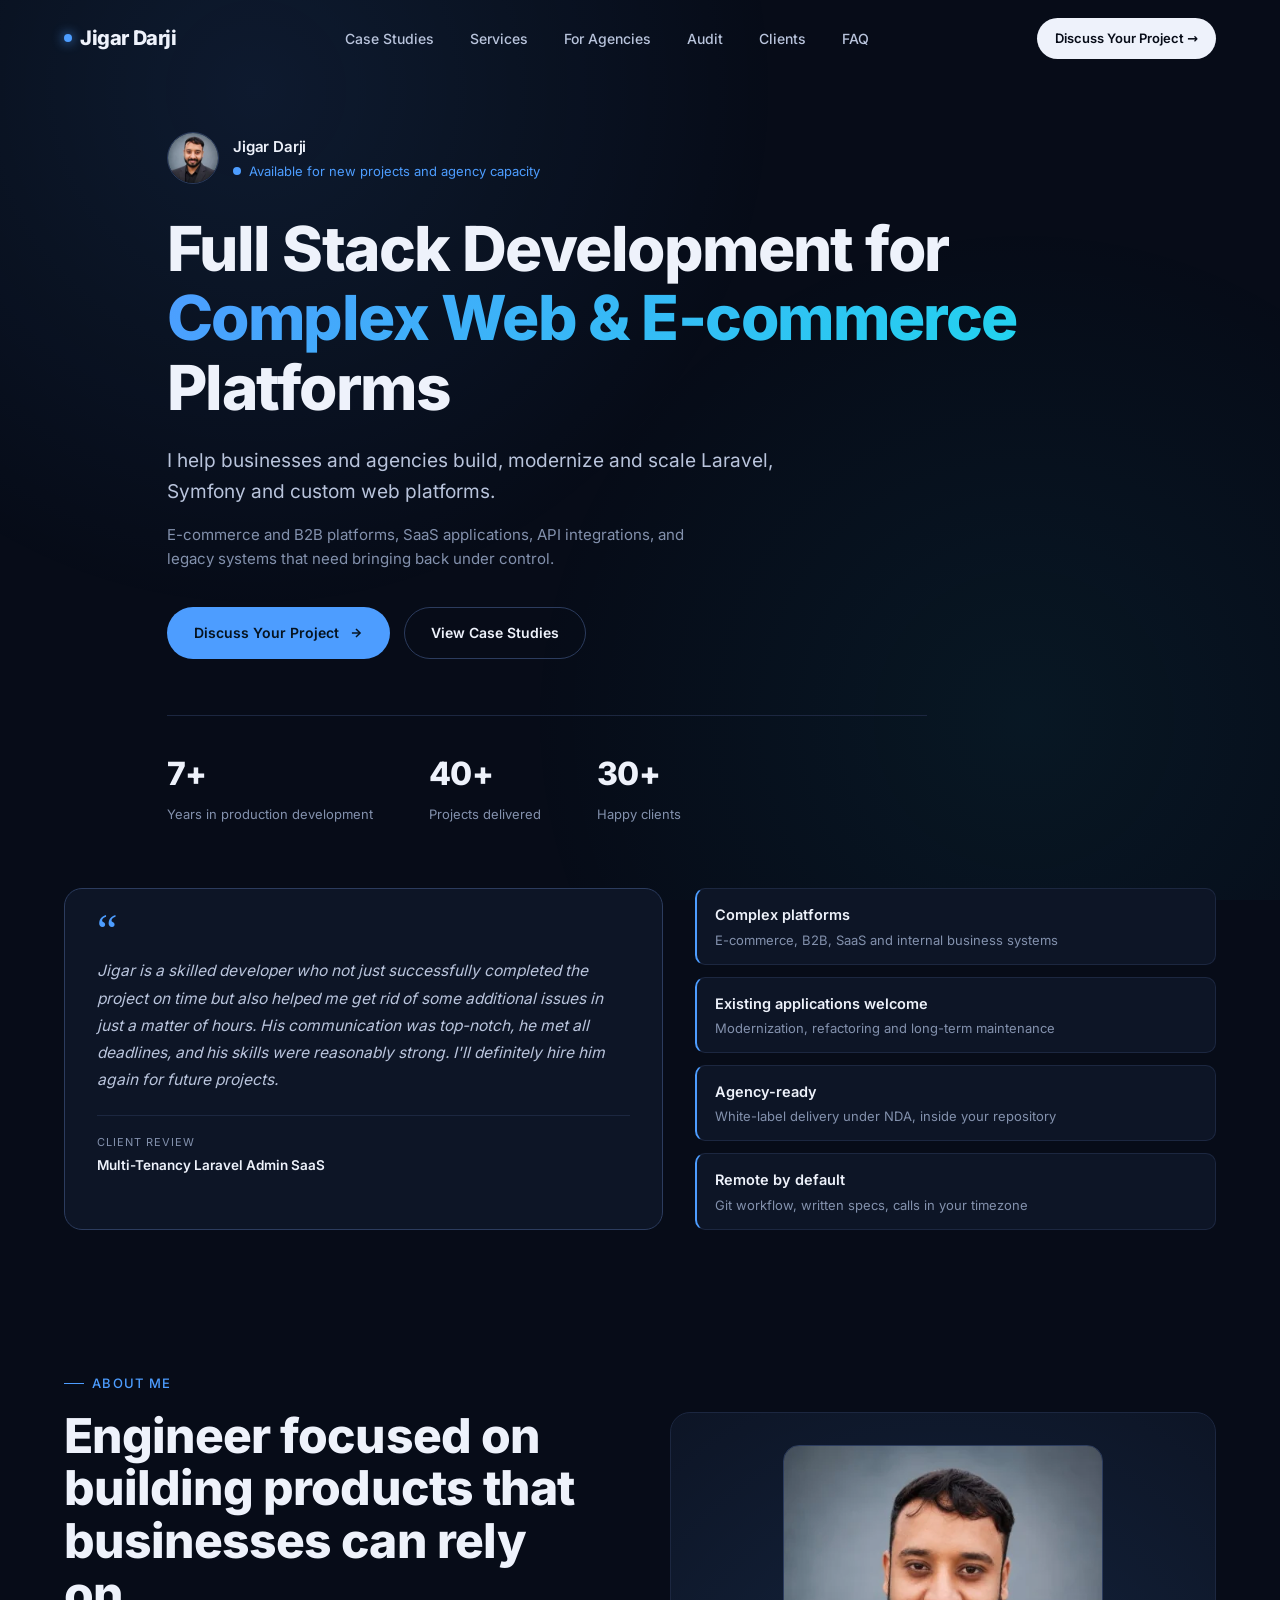
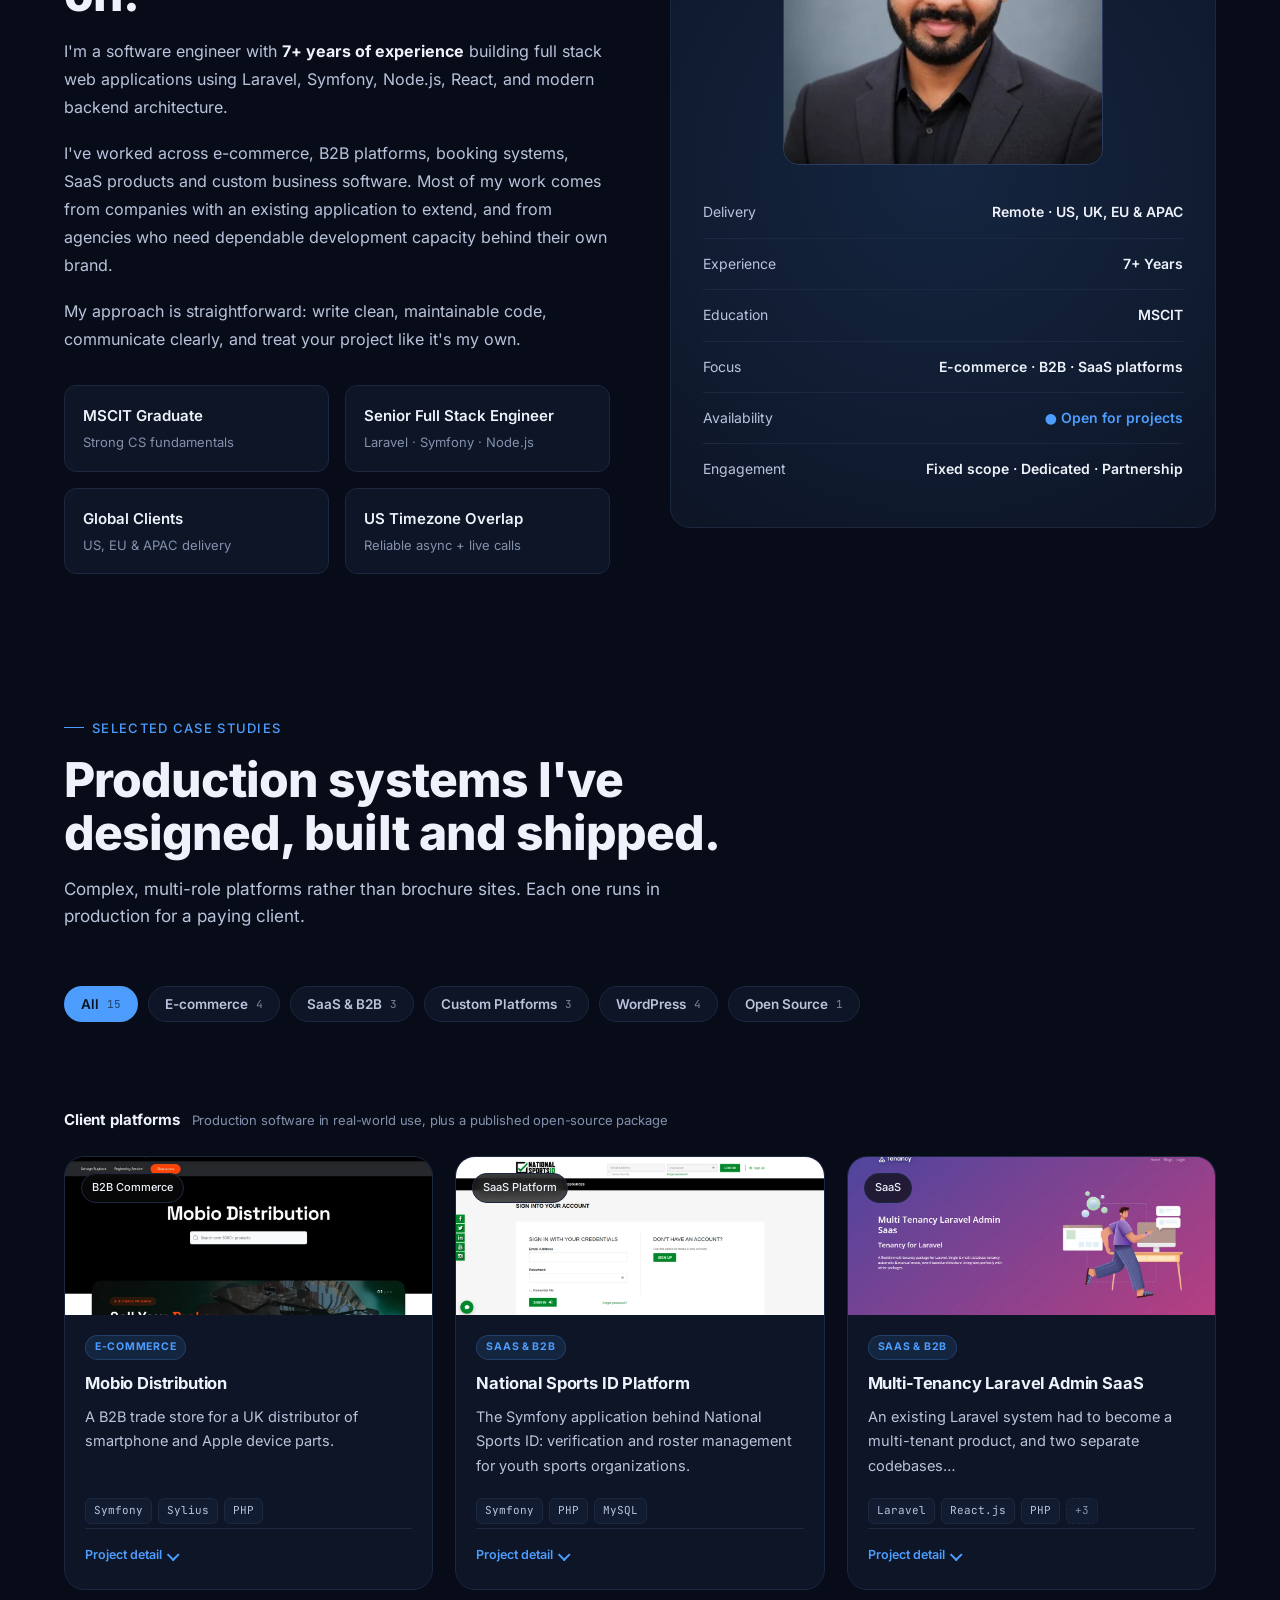
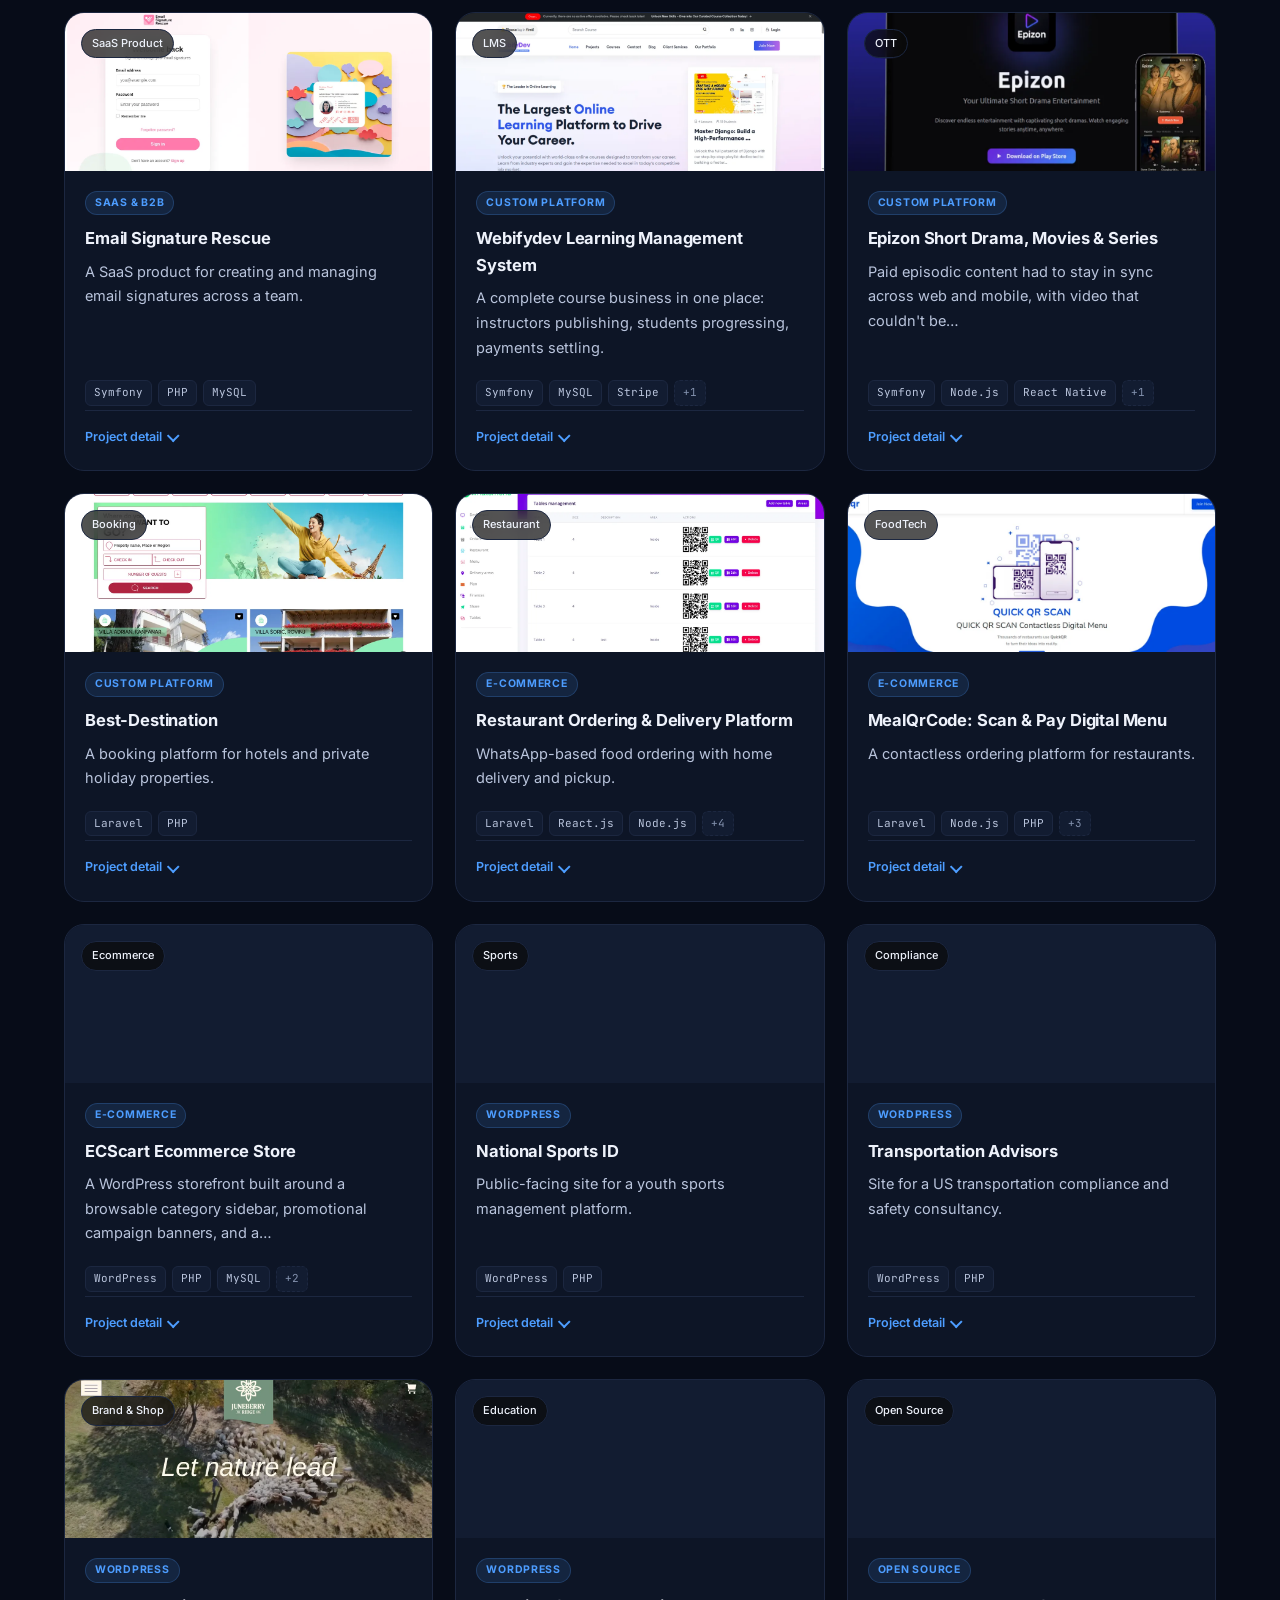
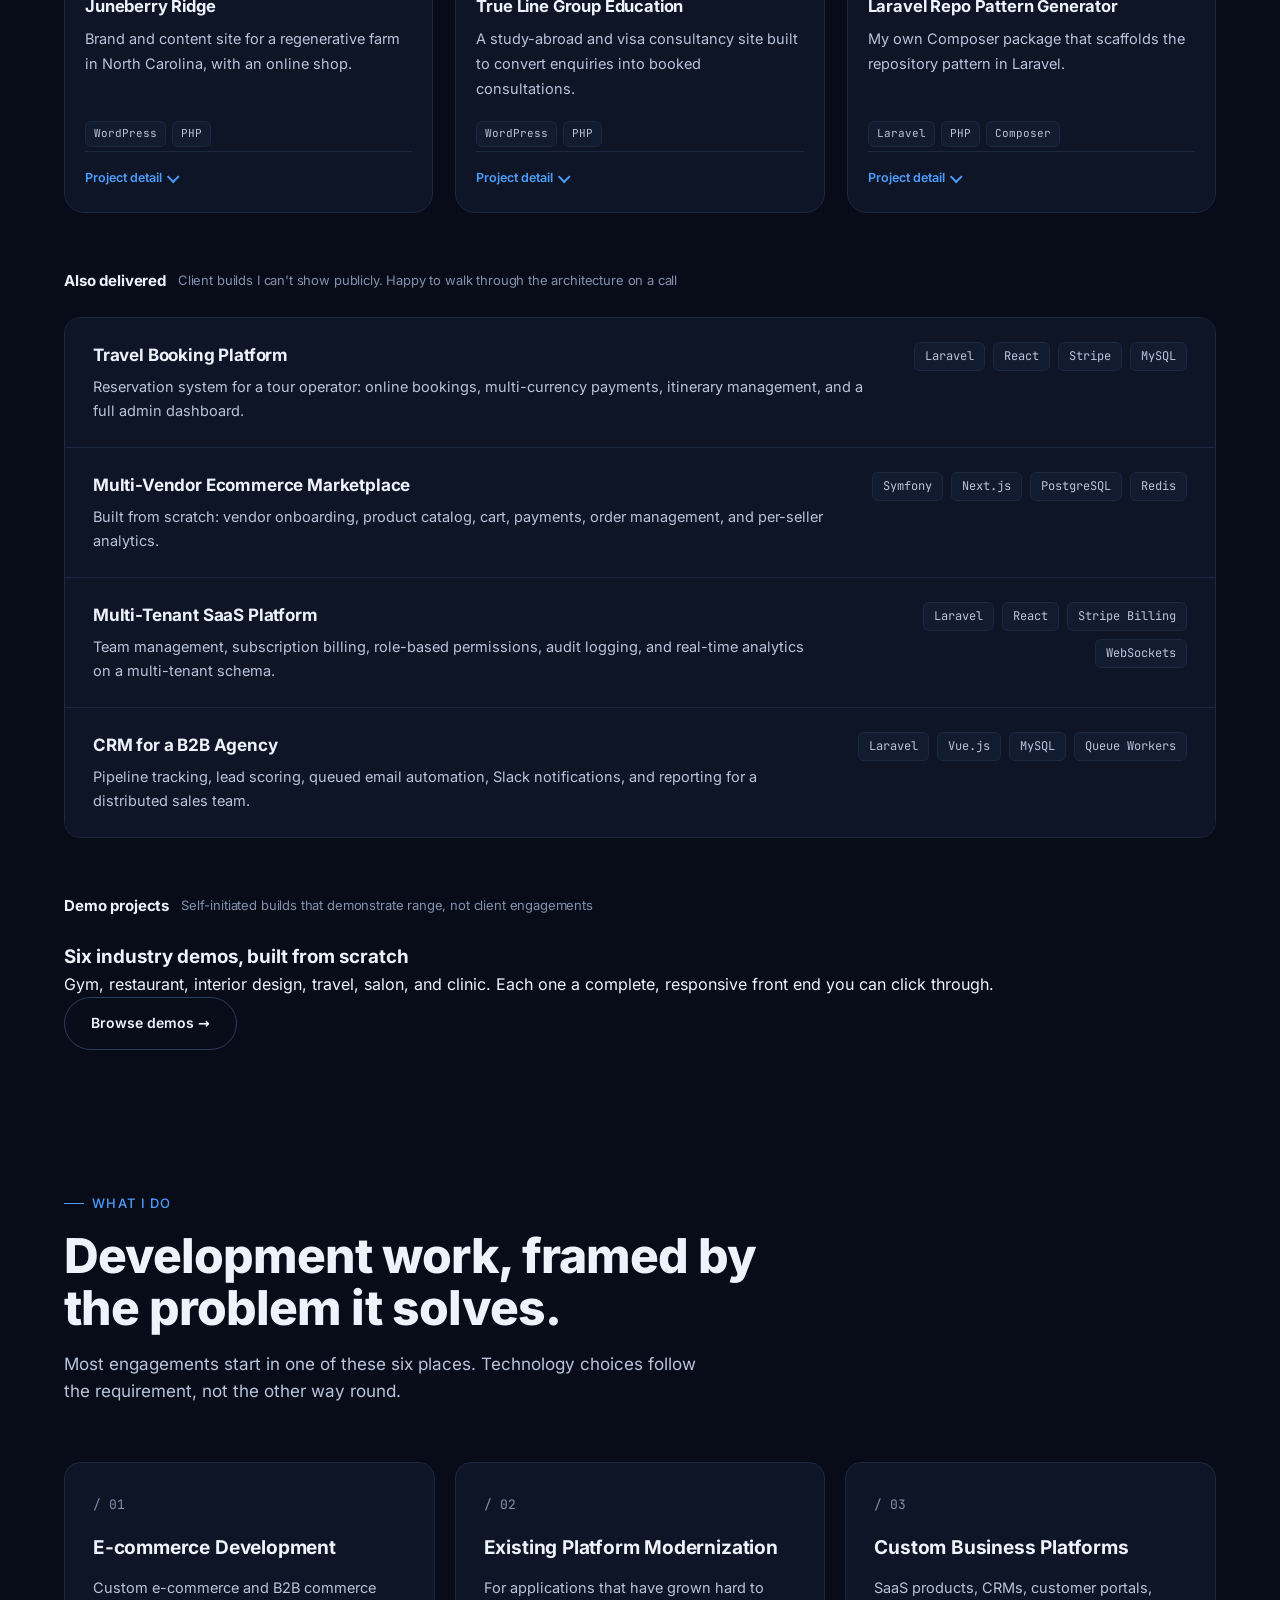
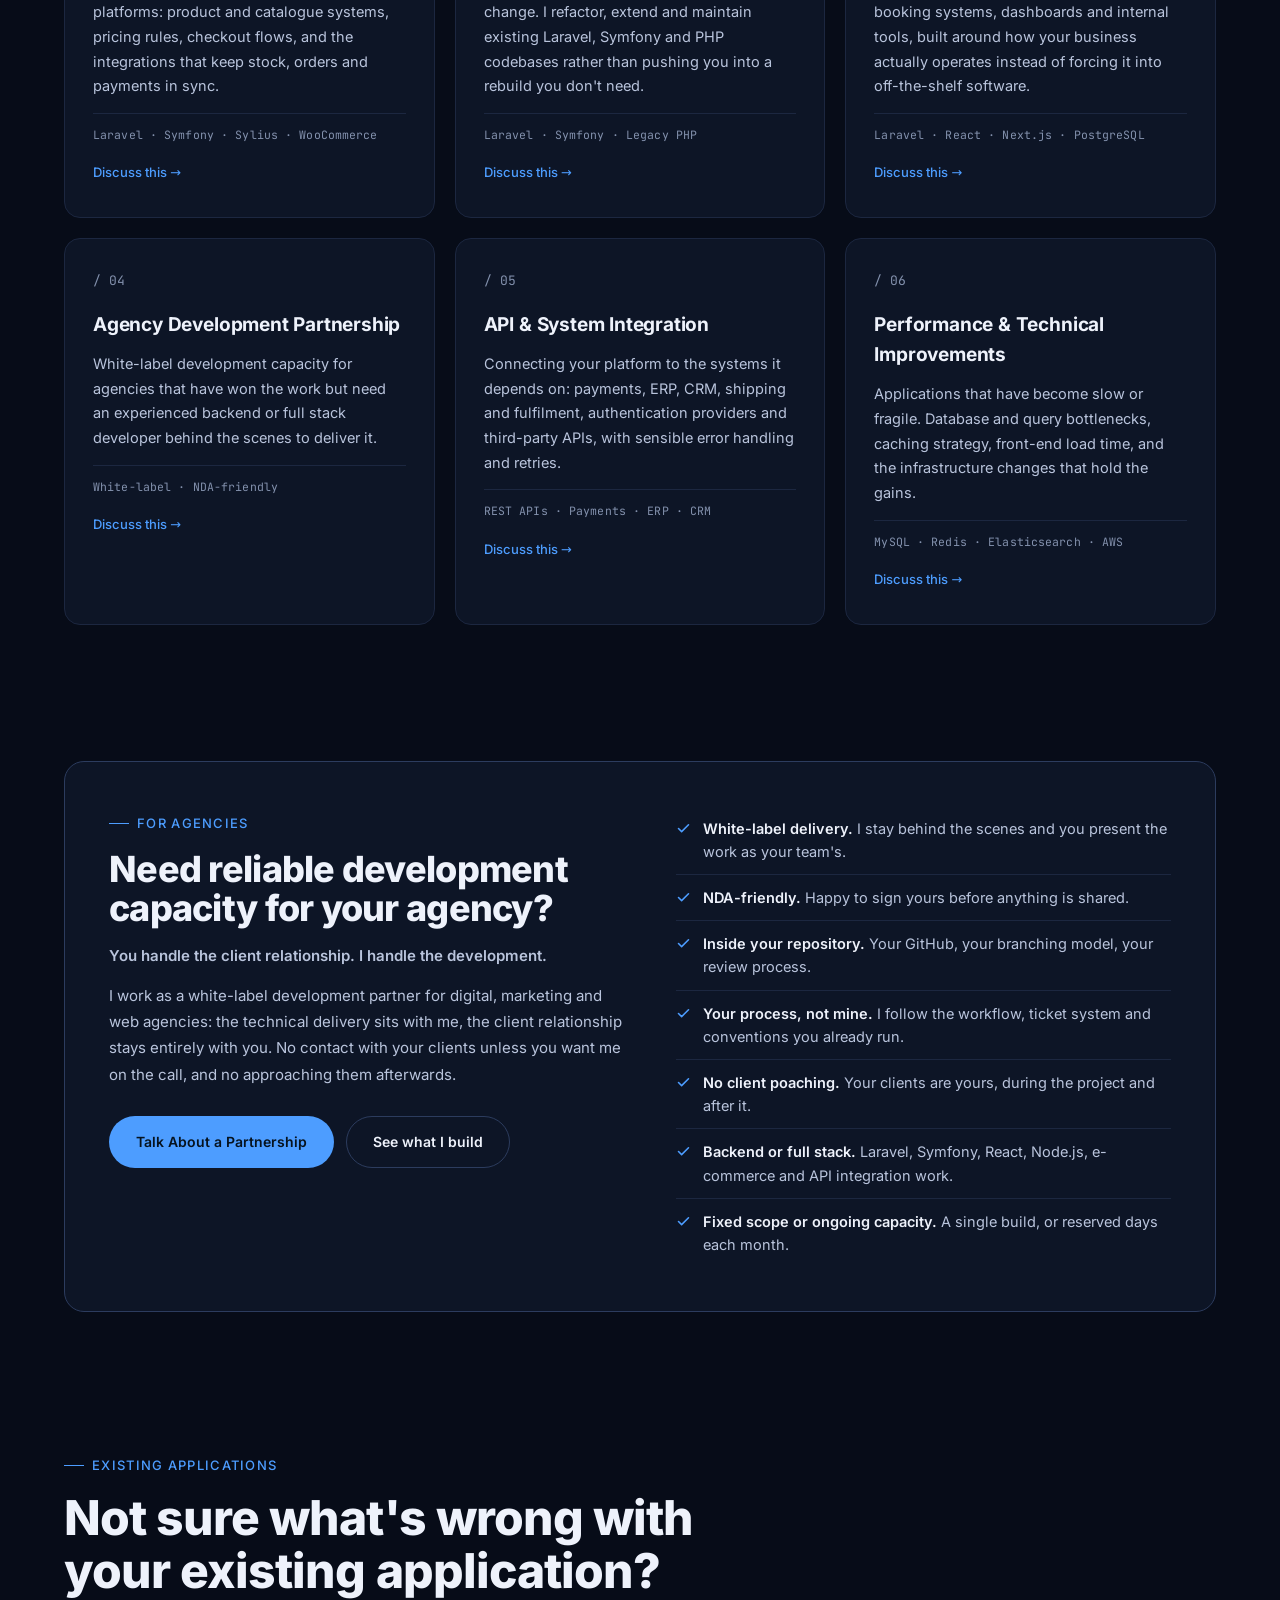
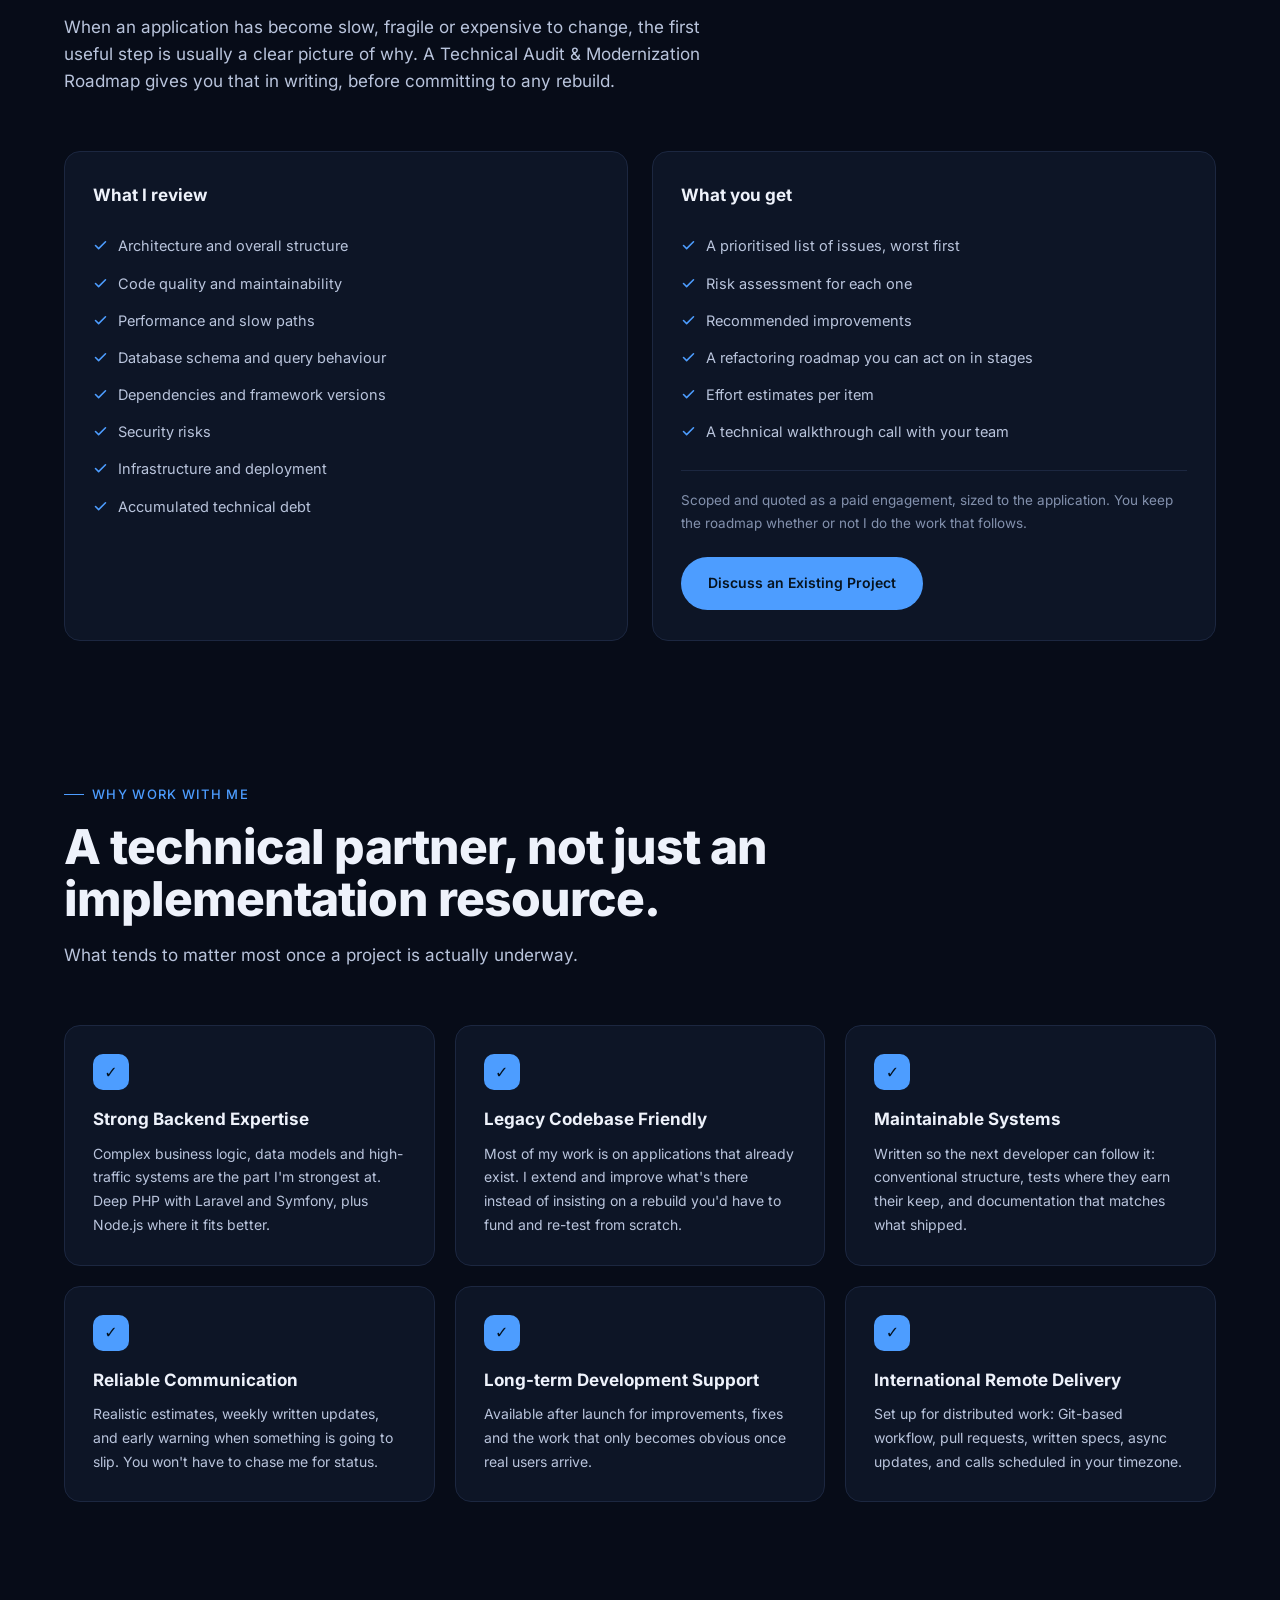
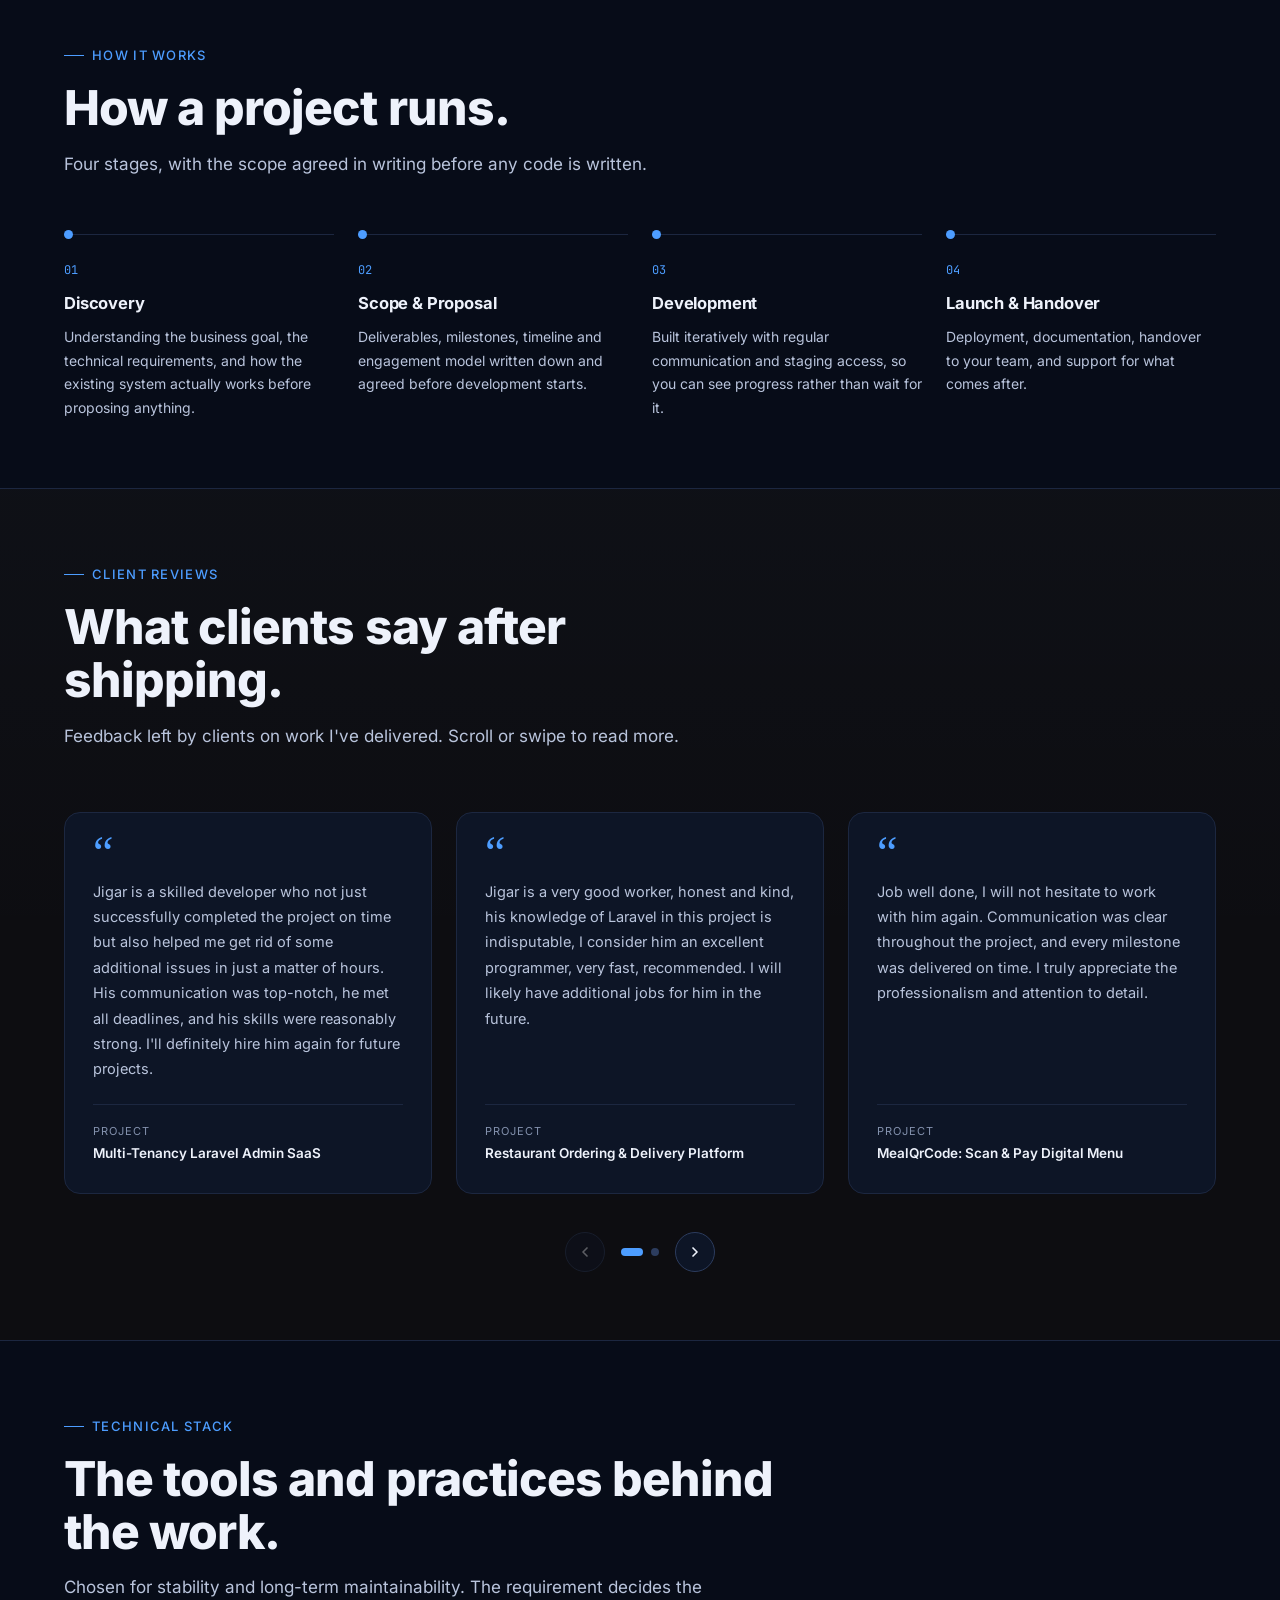
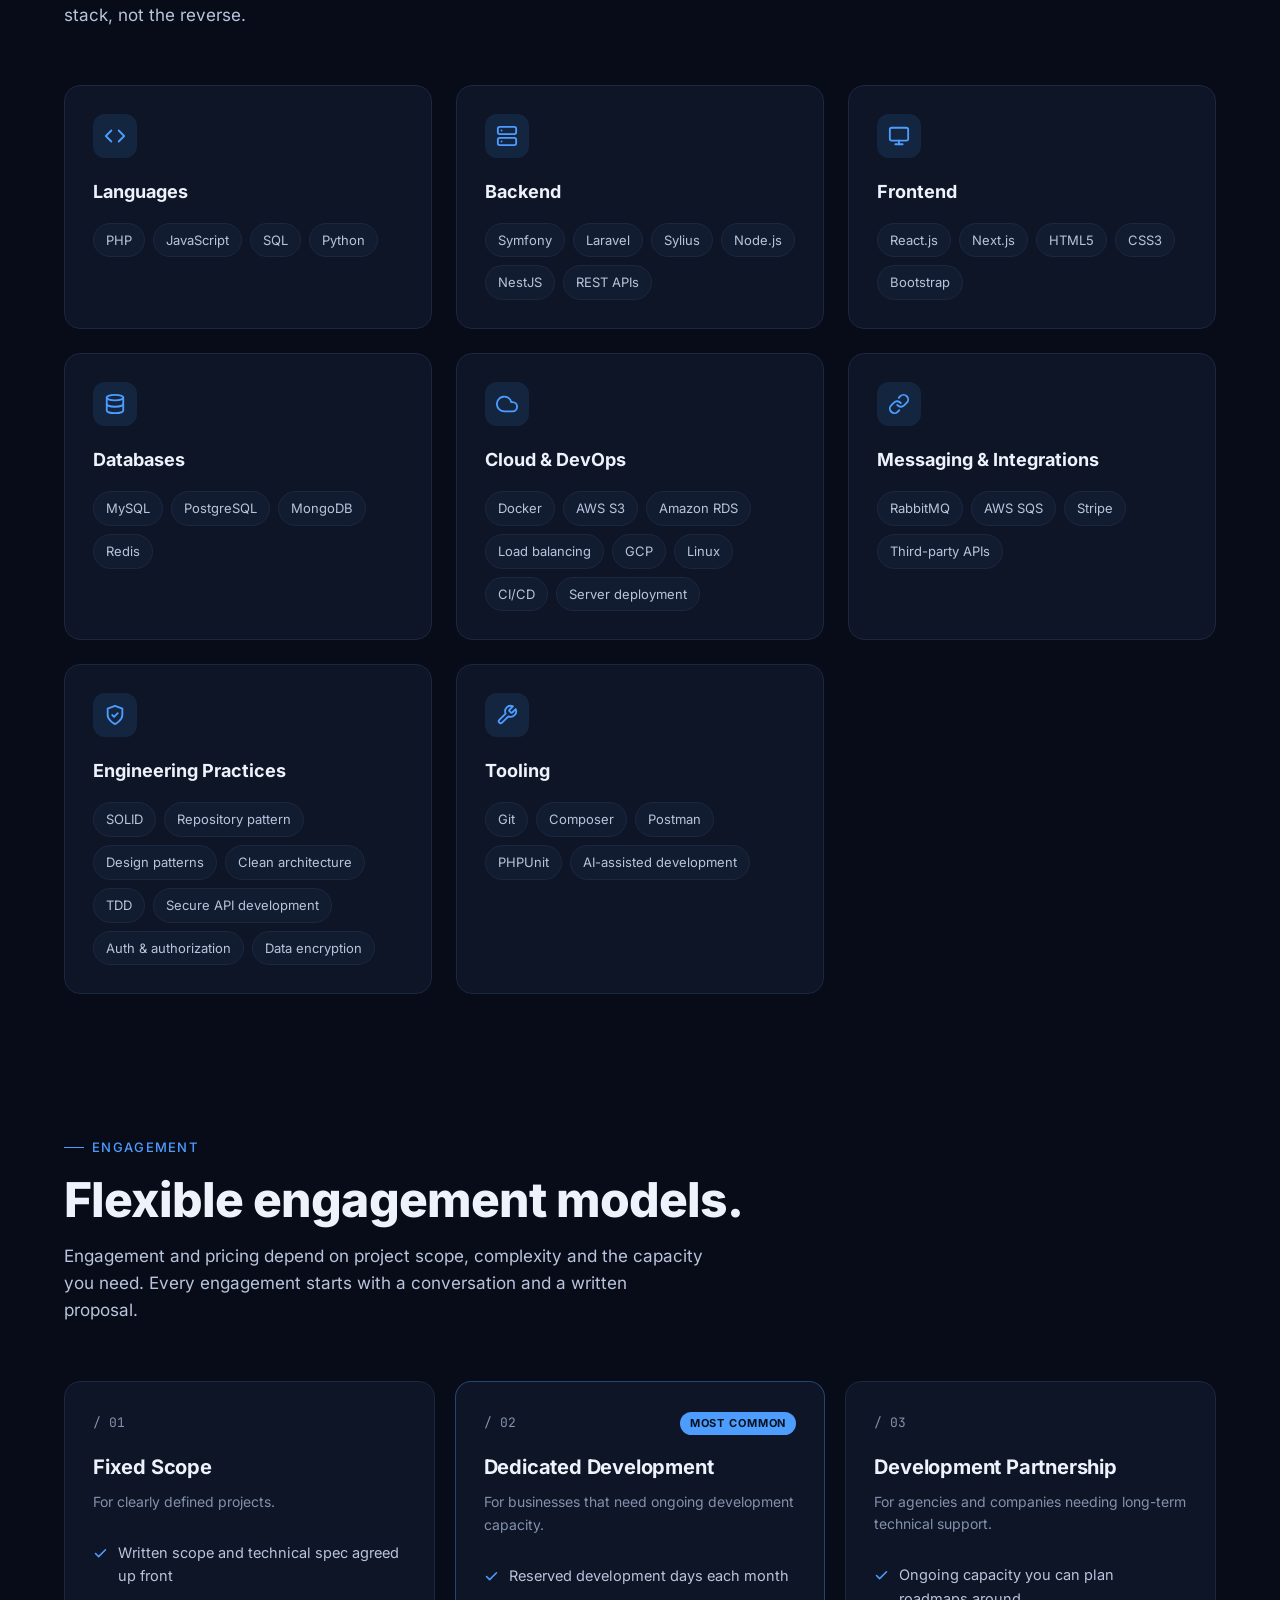
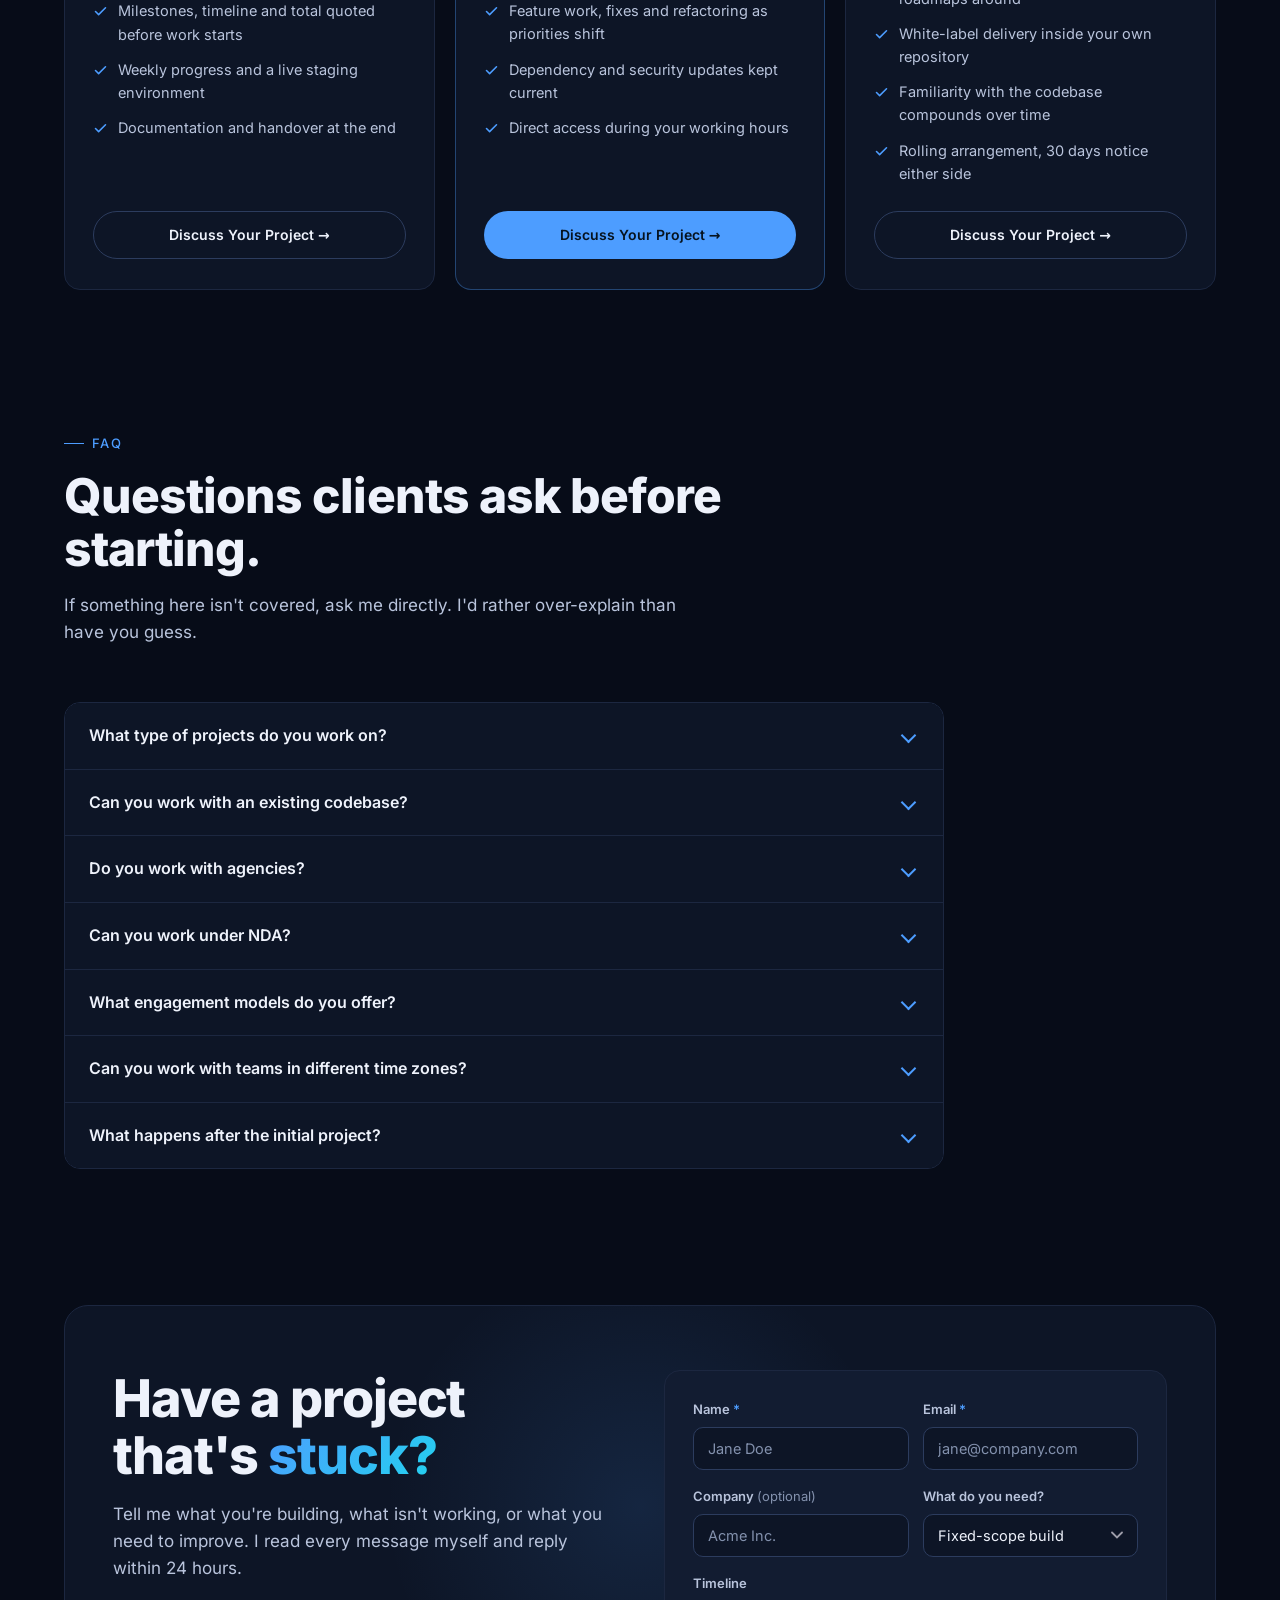
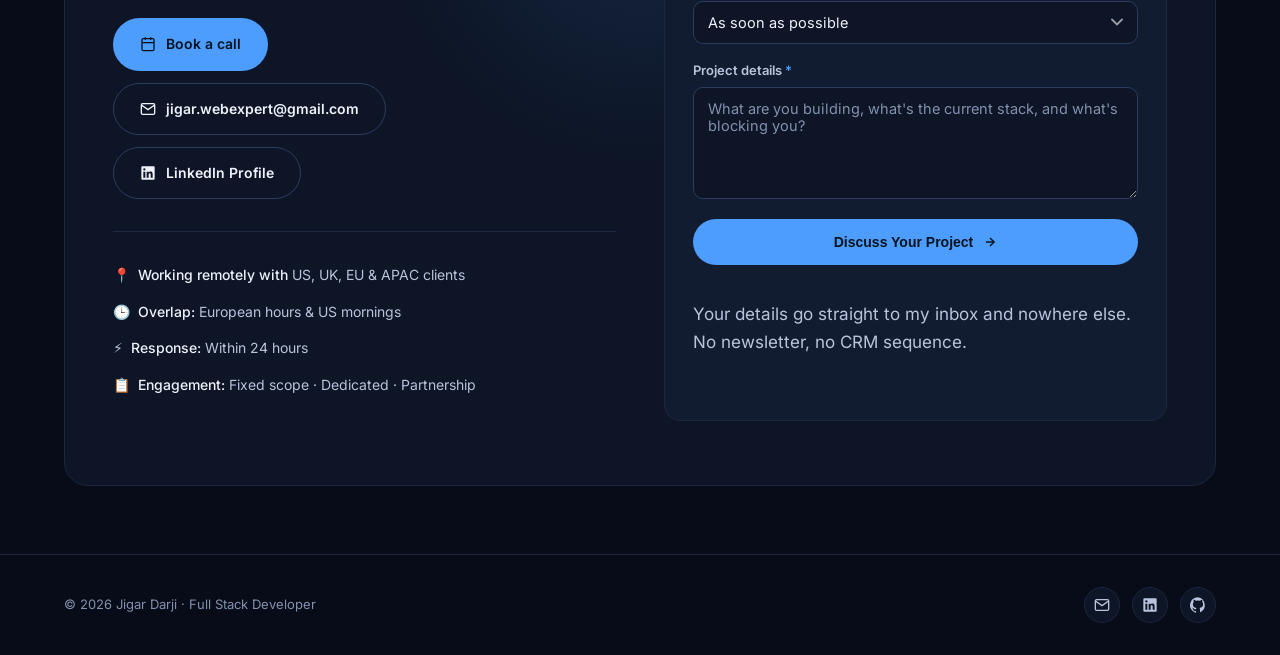
<file: index.html>
<!DOCTYPE html>
<html lang="en">
<head>
<meta charset="UTF-8" />
<meta name="viewport" content="width=device-width, initial-scale=1.0" />
<script>document.documentElement.className += ' js';</script>
<meta name="robots" content="index, follow" />
<meta name="theme-color" content="#070c18" />
<meta name="author" content="Jigar Darji" />
<meta name="description" content="Full stack development for complex web and e-commerce platforms. I help businesses and agencies build, modernize and scale Laravel, Symfony, SaaS and custom web applications." />

<title>Full Stack Developer | Laravel, Symfony &amp; E-commerce Development</title>
<link rel="canonical" href="https://jigardarji30.github.io/" />

<!-- Open Graph -->
<meta property="og:type" content="website" />
<meta property="og:site_name" content="Jigar Darji Portfolio" />
<meta property="og:locale" content="en_US" />
<meta property="og:url" content="https://jigardarji30.github.io/" />
<meta property="og:title" content="Full Stack Development for Complex Web &amp; E-commerce Platforms" />
<meta property="og:description" content="I help businesses and agencies build, modernize and scale Laravel, Symfony and custom web platforms. E-commerce, B2B, SaaS and API integrations." />
<meta property="og:image" content="https://jigardarji30.github.io/assets/og-image.png" />
<meta property="og:image:width" content="1200" />
<meta property="og:image:height" content="630" />
<meta property="og:image:alt" content="Jigar Darji, Full Stack Developer" />

<!-- Twitter Card -->
<meta name="twitter:card" content="summary_large_image" />
<meta name="twitter:title" content="Full Stack Development for Complex Web &amp; E-commerce Platforms" />
<meta name="twitter:description" content="Build, modernize and scale Laravel, Symfony and custom web platforms." />
<meta name="twitter:image" content="https://jigardarji30.github.io/assets/og-image.png" />

<!-- Favicon (inline SVG) -->
<link rel="icon" type="image/svg+xml" href="data:image/svg+xml,%3Csvg xmlns='http://www.w3.org/2000/svg' viewBox='0 0 64 64'%3E%3Crect width='64' height='64' rx='14' fill='%230a0a0b'/%3E%3Ccircle cx='32' cy='32' r='12' fill='%234d9dff'/%3E%3C/svg%3E" />

<!-- JSON-LD Person schema -->
<script type="application/ld+json">
{
  "@context": "https://schema.org",
  "@type": "Person",
  "name": "Jigar Darji",
  "url": "https://jigardarji30.github.io/",
  "image": "https://jigardarji30.github.io/assets/og-image.png",
  "jobTitle": "Full Stack Web Developer",
  "description": "Full stack web developer with 7+ years of experience building, modernizing and scaling complex web platforms, e-commerce systems, B2B platforms and SaaS applications with Laravel, Symfony, Node.js and React.",
  "email": "mailto:jigar.webexpert@gmail.com",
  "address": {
    "@type": "PostalAddress",
    "addressCountry": "IN"
  },
  "knowsAbout": [
    "Laravel",
    "Symfony",
    "Sylius",
    "PHP",
    "Node.js",
    "React",
    "Next.js",
    "TypeScript",
    "MySQL",
    "PostgreSQL",
    "Redis",
    "Elasticsearch",
    "REST API Development",
    "E-commerce Development",
    "B2B Platforms",
    "SaaS Development",
    "Legacy Application Modernization",
    "Performance Optimization",
    "AWS",
    "Docker"
  ],
  "sameAs": [
    "https://www.linkedin.com/in/jigardarji30/",
    "https://github.com/jigardarji30",
    "https://packagist.org/packages/jigardarji/laravel-repo-pattern"
  ]
}
</script>

<!-- JSON-LD FAQ schema, mirrors the #faq section -->
<script type="application/ld+json">
{
  "@context": "https://schema.org",
  "@type": "FAQPage",
  "mainEntity": [
    {
      "@type": "Question",
      "name": "What type of projects do you work on?",
      "acceptedAnswer": {
        "@type": "Answer",
        "text": "Complex web applications rather than brochure sites: e-commerce and B2B commerce platforms, SaaS products, customer portals, internal business systems, and API-heavy integrations. Most involve either building something custom or improving an application that already exists."
      }
    },
    {
      "@type": "Question",
      "name": "Can you work with an existing codebase?",
      "acceptedAnswer": {
        "@type": "Answer",
        "text": "Yes, and it's a large share of what I do. I work through your normal pull request and code review process, follow the conventions already in the repo, and don't propose rewrites when a targeted fix will do. Legacy Laravel, Symfony and plain PHP codebases are familiar territory."
      }
    },
    {
      "@type": "Question",
      "name": "Do you work with agencies?",
      "acceptedAnswer": {
        "@type": "Answer",
        "text": "Yes. I work as a white-label development partner: you keep the client relationship and present the work as your team's, while I handle delivery inside your repository and follow your existing process. I don't approach your clients during a project or after it."
      }
    },
    {
      "@type": "Question",
      "name": "Can you work under NDA?",
      "acceptedAnswer": {
        "@type": "Answer",
        "text": "Yes, and I'm happy to sign yours rather than ask you to use mine. If you don't have a template I can supply a straightforward one covering scope, payment, confidentiality and IP. All code and associated IP transfer to you on final payment."
      }
    },
    {
      "@type": "Question",
      "name": "What engagement models do you offer?",
      "acceptedAnswer": {
        "@type": "Answer",
        "text": "Three: fixed scope for clearly defined projects, dedicated development for ongoing capacity, and a longer-term development partnership for agencies and companies needing continuous technical support. Engagement and pricing depend on scope, complexity and the capacity required."
      }
    },
    {
      "@type": "Question",
      "name": "Can you work with teams in different time zones?",
      "acceptedAnswer": {
        "@type": "Answer",
        "text": "Yes. I work with clients across the US, UK, Europe and Australia, with a Git-based workflow, written specs and async updates so progress doesn't depend on us being online together. Calls are scheduled in your timezone, and I keep daily overlap with European hours and US mornings."
      }
    },
    {
      "@type": "Question",
      "name": "What happens after the initial project?",
      "acceptedAnswer": {
        "@type": "Answer",
        "text": "Most clients continue with either ad-hoc improvements or reserved monthly capacity. Everything lives in your repository with current documentation and a deployment runbook, so you're never dependent on me being available."
      }
    }
  ]
}
</script>

<link rel="preload" as="font" type="font/woff2" href="assets/fonts/inter.woff2" crossorigin />
<link rel="stylesheet" href="assets/css/styles.css" />
</head>
<body>

<a class="skip-link" href="#work">Skip to content</a>

<!-- NAVBAR -->
<nav class="navbar" id="navbar">
  <div class="container nav-inner">
    <a href="#" class="logo">
      <span class="logo-dot"></span>
      Jigar Darji
    </a>
    <ul class="nav-links" id="navLinks">
      <li><a href="#work">Case Studies</a></li>
      <li><a href="#services">Services</a></li>
      <li><a href="#agencies">For Agencies</a></li>
      <li><a href="#audit">Audit</a></li>
      <li><a href="#reviews">Clients</a></li>
      <li><a href="#faq">FAQ</a></li>
    </ul>
    <a href="#contact" class="nav-cta">Discuss Your Project →</a>
    <button class="mobile-toggle" id="mobileToggle" aria-label="Toggle menu" aria-controls="navLinks" aria-expanded="false">
      <svg width="24" height="24" viewBox="0 0 24 24" fill="none" stroke="currentColor" stroke-width="2">
        <line x1="3" y1="6" x2="21" y2="6"/><line x1="3" y1="12" x2="21" y2="12"/><line x1="3" y1="18" x2="21" y2="18"/>
      </svg>
    </button>
  </div>
</nav>

<main>
<!-- HERO -->
<header class="hero">
  <div class="container">
    <div class="hero-content reveal">
      <div class="hero-byline">
        <img class="hero-avatar" src="assets/jigar-avatar.webp" alt="Jigar Darji, full stack web developer" width="128" height="128" fetchpriority="high" />
        <div class="hero-byline-text">
          <strong>Jigar Darji</strong>
          <span class="hero-byline-status"><span class="pulse-dot"></span> Available for new projects and agency capacity</span>
        </div>
      </div>
      <h1>
        Full Stack Development for
        <span class="accent">Complex Web &amp; <span class="nb">E-commerce</span></span> Platforms
      </h1>
      <p class="hero-subtitle">
        I help businesses and agencies build, modernize and scale Laravel, Symfony and custom web platforms.
      </p>
      <p class="hero-tagline">
        E-commerce and B2B platforms, SaaS applications, API integrations, and legacy systems that need bringing back under control.
      </p>
      <div class="hero-buttons">
        <a href="#contact" class="btn btn-primary">
          Discuss Your Project
          <svg width="14" height="14" viewBox="0 0 24 24" fill="none" stroke="currentColor" stroke-width="2.5"><line x1="5" y1="12" x2="19" y2="12"/><polyline points="12 5 19 12 12 19"/></svg>
        </a>
        <a href="#work" class="btn btn-secondary">View Case Studies</a>
      </div>

      <div class="hero-stats">
        <div>
          <div class="stat-num">7+</div>
          <div class="stat-label">Years in production development</div>
        </div>
        <div>
          <div class="stat-num">40+</div>
          <div class="stat-label">Projects delivered</div>
        </div>
        <div>
          <div class="stat-num">30+</div>
          <div class="stat-label">Happy clients</div>
        </div>
      </div>
    </div>
  </div>
</header>

<!-- TRUST / CREDIBILITY -->
<section class="section trust-section" id="trust">
  <div class="container">
    <div class="trust-grid reveal">
      <div class="trust-quote">
        <div class="review-mark" aria-hidden="true">&ldquo;</div>
        <p>Jigar is a skilled developer who not just successfully completed the project on time but also helped me get rid of some additional issues in just a matter of hours. His communication was top-notch, he met all deadlines, and his skills were reasonably strong. I'll definitely hire him again for future projects.</p>
        <div class="trust-attr">
          <span class="trust-attr-label">Client review</span>
          <span class="trust-attr-project">Multi-Tenancy Laravel Admin SaaS</span>
        </div>
      </div>
      <ul class="trust-points">
        <li><strong>Complex platforms</strong><span>E-commerce, B2B, SaaS and internal business systems</span></li>
        <li><strong>Existing applications welcome</strong><span>Modernization, refactoring and long-term maintenance</span></li>
        <li><strong>Agency-ready</strong><span>White-label delivery under NDA, inside your repository</span></li>
        <li><strong>Remote by default</strong><span>Git workflow, written specs, calls in your timezone</span></li>
      </ul>
    </div>
  </div>
</section>

<!-- ABOUT -->
<section class="section" id="about">
  <div class="container">
    <div class="about-grid">
      <div class="about-text reveal">
        <div class="section-label">About me</div>
        <h2 class="section-title">Engineer focused on building products that businesses can rely on.</h2>
        <p>
          I'm a software engineer with <strong style="color:var(--text)">7+ years of experience</strong> building full stack web applications using Laravel, Symfony, Node.js, React, and modern backend architecture.
        </p>
        <p>
          I've worked across e-commerce, B2B platforms, booking systems, SaaS products and custom business software. Most of my work comes from companies with an existing application to extend, and from agencies who need dependable development capacity behind their own brand.
        </p>
        <p>
          My approach is straightforward: write clean, maintainable code, communicate clearly, and treat your project like it's my own.
        </p>

        <div class="about-highlights">
          <div class="highlight">
            <div class="highlight-title">MSCIT Graduate</div>
            <div class="highlight-desc">Strong CS fundamentals</div>
          </div>
          <div class="highlight">
            <div class="highlight-title">Senior Full Stack Engineer</div>
            <div class="highlight-desc">Laravel · Symfony · Node.js</div>
          </div>
          <div class="highlight">
            <div class="highlight-title">Global Clients</div>
            <div class="highlight-desc">US, EU & APAC delivery</div>
          </div>
          <div class="highlight">
            <div class="highlight-title">US Timezone Overlap</div>
            <div class="highlight-desc">Reliable async + live calls</div>
          </div>
        </div>
      </div>

      <div class="about-visual reveal reveal-delay-2">
        <img class="about-portrait" src="assets/jigar-portrait.webp" alt="Jigar Darji" width="400" height="400" loading="lazy" decoding="async" />
        <div class="vis-row">
          <span class="vis-label">Delivery</span>
          <span class="vis-value">Remote · US, UK, EU &amp; APAC</span>
        </div>
        <div class="vis-row">
          <span class="vis-label">Experience</span>
          <span class="vis-value">7+ Years</span>
        </div>
        <div class="vis-row">
          <span class="vis-label">Education</span>
          <span class="vis-value">MSCIT</span>
        </div>
        <div class="vis-row">
          <span class="vis-label">Focus</span>
          <span class="vis-value">E-commerce · B2B · SaaS platforms</span>
        </div>
        <div class="vis-row">
          <span class="vis-label">Availability</span>
          <span class="vis-value" style="color:var(--brand)">● Open for projects</span>
        </div>
        <div class="vis-row">
          <span class="vis-label">Engagement</span>
          <span class="vis-value">Fixed scope · Dedicated · Partnership</span>
        </div>
      </div>
    </div>
  </div>
</section>

<!-- PROJECTS -->
<section class="section" id="work">
  <div class="container">
    <div class="reveal">
      <div class="section-label">Selected case studies</div>
      <h2 class="section-title">Production systems I've designed, built and shipped.</h2>
      <p class="section-subtitle">Complex, multi-role platforms rather than brochure sites. Each one runs in production for a paying client.</p>
    </div>

    <div class="work-filters" id="workFilters" role="group" aria-label="Filter case studies by category">
      <button type="button" class="work-filter" data-filter="all" aria-pressed="true">All<span class="work-filter-count">15</span></button>
      <button type="button" class="work-filter" data-filter="ecommerce" aria-pressed="false">E-commerce<span class="work-filter-count">4</span></button>
      <button type="button" class="work-filter" data-filter="saas" aria-pressed="false">SaaS &amp; B2B<span class="work-filter-count">3</span></button>
      <button type="button" class="work-filter" data-filter="platforms" aria-pressed="false">Custom Platforms<span class="work-filter-count">3</span></button>
      <button type="button" class="work-filter" data-filter="wordpress" aria-pressed="false">WordPress<span class="work-filter-count">4</span></button>
      <button type="button" class="work-filter" data-filter="opensource" aria-pressed="false">Open Source<span class="work-filter-count">1</span></button>
    </div>
    <p class="work-filter-status" id="workFilterStatus" role="status" aria-live="polite"></p>

    <div class="project-group-label reveal">
      Client platforms
      <span class="group-note">Production software in real-world use, plus a published open-source package</span>
    </div>

    <div class="projects-grid">
      <!-- Mobio Distribution -->
      <article data-category="ecommerce" class="project-card reveal">
        <div class="project-img">
          <img src="assets/mobio.webp" alt="Mobio Distribution B2B trade store for smartphone and Apple device parts" width="1200" height="703" loading="lazy" decoding="async" />
          <div class="project-tag-row">
            <span class="project-status">B2B Commerce</span>
          </div>
        </div>
        <div class="project-content">
          <span class="project-cat">E-commerce</span>
          <h3>Mobio Distribution</h3>
          <p class="project-summary">A B2B trade store for a UK distributor of smartphone and Apple device parts.</p>
          <div class="project-meta">
            <span>Symfony</span>
            <span>Sylius</span>
            <span>PHP</span>
          </div>
          <details class="project-more">
            <summary>Project detail</summary>
            <p>Trade catalogue of 5,000+ products with search, registered trade accounts, ex-VAT price switching, a next-day dispatch cut-off, plus salvage buyback, reglassing and clearance sections.</p>
            <div class="project-outcome">
              <strong>Live:</strong> Live B2B storefront with trade accounts and VAT-aware pricing
              <span class="project-card-links"><a href="https://mobiodistribution.co.uk/" target="_blank" rel="noopener">Visit site →</a></span>
            </div>
          </details>
        </div>
      </article>
      <!-- NSID Platform -->
      <article data-category="saas" class="project-card reveal reveal-delay-1">
        <div class="project-img">
          <img src="assets/nsid-app.webp" alt="National Sports ID platform sign-in screen" width="1200" height="525" loading="lazy" decoding="async" />
          <div class="project-tag-row">
            <span class="project-status">SaaS Platform</span>
          </div>
        </div>
        <div class="project-content">
          <span class="project-cat">SaaS &amp; B2B</span>
          <h3>National Sports ID Platform</h3>
          <p class="project-summary">The Symfony application behind National Sports ID: verification and roster management for youth sports organizations.</p>
          <div class="project-meta">
            <span>Symfony</span>
            <span>PHP</span>
            <span>MySQL</span>
          </div>
          <details class="project-more">
            <summary>Project detail</summary>
            <p>Handles player verification, coach approval, registration, scheduling, waivers and compliance for sports organizations, with separate access for organizations and participants. The application itself sits behind sign-in, so only the authentication entry point is publicly visible.</p>
            <div class="project-outcome">
              <strong>Status:</strong> In production; account-gated application
              <span class="project-card-links"><a href="https://app.nationalsportsid.com/" target="_blank" rel="noopener">Visit site →</a></span>
            </div>
          </details>
        </div>
      </article>
      <!-- Multi-Tenancy Laravel Admin -->
      <article data-category="saas" class="project-card reveal reveal-delay-2">
        <div class="project-img">
          <img src="assets/multitenancy.webp" alt="Multi Tenancy Laravel Admin SaaS landing page" width="1200" height="549" loading="lazy" decoding="async" />
          <div class="project-tag-row">
            <span class="project-status">SaaS</span>
          </div>
        </div>
        <div class="project-content">
          <span class="project-cat">SaaS &amp; B2B</span>
          <h3>Multi-Tenancy Laravel Admin SaaS</h3>
          <p class="project-summary">An existing Laravel system had to become a multi-tenant product, and two separate codebases…</p>
          <div class="project-meta">
            <span>Laravel</span>
            <span>React.js</span>
            <span>PHP</span>
            <span class="meta-more">+3</span>
          </div>
          <details class="project-more">
            <summary>Project detail</summary>
            <p class="project-challenge"><span>Challenge</span> An existing Laravel system had to become a multi-tenant product, and two separate codebases had to become one deployable application.</p>
            <p>A multi-tenancy layer built onto an existing Laravel system: one super admin provisions tenant admins, each of whom gets their own subdomain and isolated set of users. The work also involved merging two separate codebases into a single deployable product.</p>
            <div class="project-meta is-full">
              <span>Laravel</span>
              <span>React.js</span>
              <span>PHP</span>
              <span>MySQL</span>
              <span>JavaScript</span>
              <span>API Integration</span>
            </div>
            <div class="project-outcome"><strong>Outcome:</strong> Two codebases merged into one multi-tenant product
            </div>
          </details>
        </div>
      </article>
      <!-- Email Signature Rescue -->
      <article data-category="saas" class="project-card reveal">
        <div class="project-img">
          <img src="assets/esig.webp" alt="Email Signature Rescue application sign-in screen" width="1200" height="699" loading="lazy" decoding="async" />
          <div class="project-tag-row">
            <span class="project-status">SaaS Product</span>
          </div>
        </div>
        <div class="project-content">
          <span class="project-cat">SaaS &amp; B2B</span>
          <h3>Email Signature Rescue</h3>
          <p class="project-summary">A SaaS product for creating and managing email signatures across a team.</p>
          <div class="project-meta">
            <span>Symfony</span>
            <span>PHP</span>
            <span>MySQL</span>
          </div>
          <details class="project-more">
            <summary>Project detail</summary>
            <p>Subscriber-facing application for building, templating and rolling out email signatures, with account sign-up and support chat. The application is behind sign-in, so only the authentication entry point is publicly visible.</p>
            <div class="project-outcome">
              <strong>Status:</strong> In production; account-gated application
              <span class="project-card-links"><a href="http://esig.ly/" target="_blank" rel="noopener">Visit site →</a></span>
            </div>
          </details>
        </div>
      </article>
      <!-- Webifydev LMS -->
      <article data-category="platforms" class="project-card reveal reveal-delay-1">
        <div class="project-img">
          <img src="assets/webifydev-lms.webp" alt="Webifydev Learning Management System dashboard" width="1200" height="522" loading="lazy" decoding="async" />
          <div class="project-tag-row">
            <span class="project-status">LMS</span>
          </div>
        </div>
        <div class="project-content">
          <span class="project-cat">Custom Platform</span>
          <h3>Webifydev Learning Management System</h3>
          <p class="project-summary">A complete course business in one place: instructors publishing, students progressing, payments settling.</p>
          <div class="project-meta">
            <span>Symfony</span>
            <span>MySQL</span>
            <span>Stripe</span>
            <span class="meta-more">+1</span>
          </div>
          <details class="project-more">
            <summary>Project detail</summary>
            <p class="project-challenge"><span>Challenge</span> A complete course business had to run in one place: instructors publishing, students progressing, and payments settling, each with different permissions.</p>
            <p>A full-featured online course platform with instructor onboarding, course authoring, video lessons, quizzes, student progress tracking, certificates, and integrated payments.</p>
            <div class="project-meta is-full">
              <span>Symfony</span>
              <span>MySQL</span>
              <span>Stripe</span>
              <span>Video Streaming</span>
            </div>
            <div class="project-outcome"><strong>Outcome:</strong> End-to-end LMS launched with multi-role workflows
          </div>
          </details>
        </div>
      </article>
      <!-- Epizon -->
      <article data-category="platforms" class="project-card reveal reveal-delay-2">
        <div class="project-img">
          <img src="assets/epizon.webp" alt="Epizon short drama, movie and series streaming app" width="940" height="788" loading="lazy" decoding="async" />
          <div class="project-tag-row">
            <span class="project-status">OTT</span>
          </div>
        </div>
        <div class="project-content">
          <span class="project-cat">Custom Platform</span>
          <h3>Epizon Short Drama, Movies &amp; Series</h3>
          <p class="project-summary">Paid episodic content had to stay in sync across web and mobile, with video that couldn't be…</p>
          <div class="project-meta">
            <span>Symfony</span>
            <span>Node.js</span>
            <span>React Native</span>
            <span class="meta-more">+1</span>
          </div>
          <details class="project-more">
            <summary>Project detail</summary>
            <p class="project-challenge"><span>Challenge</span> Paid episodic content had to stay in sync across web and mobile, with video that couldn't be trivially downloaded.</p>
            <p>A streaming platform for short dramas, movies, and series across web and mobile. Subscription billing, episode unlocks, watchlists, secure video delivery, and a content admin panel.</p>
            <div class="project-meta is-full">
              <span>Symfony</span>
              <span>Node.js</span>
              <span>React Native</span>
              <span>HLS Streaming</span>
            </div>
            <div class="project-outcome"><strong>Outcome:</strong> Shipped synchronized web + mobile experience with paywall
          </div>
          </details>
        </div>
      </article>
      <!-- Best-Destination -->
      <article data-category="platforms" class="project-card reveal">
        <div class="project-img">
          <img src="assets/bestdest.webp" alt="Best-Destination hotel and private property booking platform" width="1200" height="617" loading="lazy" decoding="async" />
          <div class="project-tag-row">
            <span class="project-status">Booking</span>
          </div>
        </div>
        <div class="project-content">
          <span class="project-cat">Custom Platform</span>
          <h3>Best-Destination</h3>
          <p class="project-summary">A booking platform for hotels and private holiday properties.</p>
          <div class="project-meta">
            <span>Laravel</span>
            <span>PHP</span>
          </div>
          <details class="project-more">
            <summary>Project detail</summary>
            <p>Availability search by property name, place or region with check-in and check-out dates and guest counts, property listings with galleries and ratings, plus sections for tours, events, food and expert enquiries.</p>
            <div class="project-outcome">
              <strong>Live:</strong> Live booking platform with property search and enquiry flow
              <span class="project-card-links"><a href="https://best-destination.com/" target="_blank" rel="noopener">Visit site →</a></span>
            </div>
          </details>
        </div>
      </article>
      <!-- Restaurant ordering &amp; delivery -->
      <article data-category="ecommerce" class="project-card reveal reveal-delay-1">
        <div class="project-img">
          <img src="assets/whatsmenu.webp" alt="Restaurant ordering platform admin panel showing per-table QR code management" width="1200" height="591" loading="lazy" decoding="async" />
          <div class="project-tag-row">
            <span class="project-status">Restaurant</span>
          </div>
        </div>
        <div class="project-content">
          <span class="project-cat">E-commerce</span>
          <h3>Restaurant Ordering &amp; Delivery Platform</h3>
          <p class="project-summary">WhatsApp-based food ordering with home delivery and pickup.</p>
          <div class="project-meta">
            <span>Laravel</span>
            <span>React.js</span>
            <span>Node.js</span>
            <span class="meta-more">+4</span>
          </div>
          <details class="project-more">
            <summary>Project detail</summary>
            <p>WhatsApp-based food ordering with home delivery and pickup. Modules for delivery areas, menu management, subscription plans, per-table QR codes, and a live orders board so kitchen staff can work the queue in real time.</p>
            <div class="project-meta is-full">
              <span>Laravel</span>
              <span>React.js</span>
              <span>Node.js</span>
              <span>PHP</span>
              <span>MySQL</span>
              <span>AJAX</span>
              <span>jQuery</span>
            </div>
            <div class="project-outcome"><strong>Outcome:</strong> WhatsApp ordering live with delivery, pickup, and table QR codes
          </div>
          </details>
        </div>
      </article>
      <!-- MealQrCode -->
      <article data-category="ecommerce" class="project-card reveal reveal-delay-2">
        <div class="project-img">
          <img src="assets/mealqrcode.webp" alt="MealQrCode contactless scan-to-pay digital menu homepage" width="1200" height="420" loading="lazy" decoding="async" />
          <div class="project-tag-row">
            <span class="project-status">FoodTech</span>
          </div>
        </div>
        <div class="project-content">
          <span class="project-cat">E-commerce</span>
          <h3>MealQrCode: Scan &amp; Pay Digital Menu</h3>
          <p class="project-summary">A contactless ordering platform for restaurants.</p>
          <div class="project-meta">
            <span>Laravel</span>
            <span>Node.js</span>
            <span>PHP</span>
            <span class="meta-more">+3</span>
          </div>
          <details class="project-more">
            <summary>Project detail</summary>
            <p>A contactless ordering platform for restaurants. Diners scan a QR code at the table on any device to browse the menu and pay online, with a restaurant admin for menu and order management. Delivered end to end: design, build, Stripe payments, domain, and hosting.</p>
            <div class="project-meta is-full">
              <span>Laravel</span>
              <span>Node.js</span>
              <span>PHP</span>
              <span>MySQL</span>
              <span>Stripe</span>
              <span>Bootstrap</span>
            </div>
            <div class="project-outcome"><strong>Outcome:</strong> Shipped end to end, including payments, domain, and hosting
          </div>
          </details>
        </div>
      </article>
      <!-- ECScart -->
      <article data-category="ecommerce" class="project-card reveal">
        <div class="project-img">
          <img src="assets/ecscart.webp" alt="ECScart ecommerce shopping cart storefront with category sidebar and promotional banner" width="1200" height="516" loading="lazy" decoding="async" />
          <div class="project-tag-row">
            <span class="project-status">Ecommerce</span>
          </div>
        </div>
        <div class="project-content">
          <span class="project-cat">E-commerce</span>
          <h3>ECScart Ecommerce Store</h3>
          <p class="project-summary">A WordPress storefront built around a browsable category sidebar, promotional campaign banners, and a…</p>
          <div class="project-meta">
            <span>WordPress</span>
            <span>PHP</span>
            <span>MySQL</span>
            <span class="meta-more">+2</span>
          </div>
          <details class="project-more">
            <summary>Project detail</summary>
            <p>A WordPress storefront built around a browsable category sidebar, promotional campaign banners, and a full shopping cart and wishlist flow. Product catalog, checkout, and store management handled end to end.</p>
            <div class="project-meta is-full">
              <span>WordPress</span>
              <span>PHP</span>
              <span>MySQL</span>
              <span>JavaScript</span>
              <span>CSS</span>
            </div>
            <div class="project-outcome"><strong>Outcome:</strong> Storefront live with catalog, cart, and wishlist
          </div>
          </details>
        </div>
      </article>
      <!-- National Sports ID -->
      <article data-category="wordpress" class="project-card reveal reveal-delay-1">
        <div class="project-img">
          <img src="assets/nationalsportsid.webp" alt="National Sports ID youth sports management platform website" width="1200" height="677" loading="lazy" decoding="async" />
          <div class="project-tag-row">
            <span class="project-status">Sports</span>
          </div>
        </div>
        <div class="project-content">
          <span class="project-cat">WordPress</span>
          <h3>National Sports ID</h3>
          <p class="project-summary">Public-facing site for a youth sports management platform.</p>
          <div class="project-meta">
            <span>WordPress</span>
            <span>PHP</span>
          </div>
          <details class="project-more">
            <summary>Project detail</summary>
            <p>Presents the platform's player verification, coach approval, registration, scheduling and compliance features, with demo booking and account entry points for sports organizations.</p>
            <div class="project-outcome">
              <strong>Live:</strong> Public site with demo booking and account entry points
              <span class="project-card-links"><a href="https://www.nationalsportsid.com/" target="_blank" rel="noopener">Visit site →</a></span>
            </div>
          </details>
        </div>
      </article>
      <!-- Transportation Advisors -->
      <article data-category="wordpress" class="project-card reveal reveal-delay-2">
        <div class="project-img">
          <img src="assets/advisors.webp" alt="Transportation Advisors DOT compliance and safety consultancy website" width="1200" height="570" loading="lazy" decoding="async" />
          <div class="project-tag-row">
            <span class="project-status">Compliance</span>
          </div>
        </div>
        <div class="project-content">
          <span class="project-cat">WordPress</span>
          <h3>Transportation Advisors</h3>
          <p class="project-summary">Site for a US transportation compliance and safety consultancy.</p>
          <div class="project-meta">
            <span>WordPress</span>
            <span>PHP</span>
          </div>
          <details class="project-more">
            <summary>Project detail</summary>
            <p>Structured around their service lines: DOT compliance, safety consulting and training, with an industry resources library, news section and enquiry routing.</p>
            <div class="project-outcome">
              <strong>Live:</strong> Live consultancy site with structured service and resource sections
              <span class="project-card-links"><a href="https://www.theadvisors.org/" target="_blank" rel="noopener">Visit site →</a></span>
            </div>
          </details>
        </div>
      </article>
      <!-- Juneberry Ridge -->
      <article data-category="wordpress" class="project-card reveal">
        <div class="project-img">
          <img src="assets/juneberry.webp" alt="Juneberry Ridge regenerative farm brand and shop website" width="1200" height="604" loading="lazy" decoding="async" />
          <div class="project-tag-row">
            <span class="project-status">Brand &amp; Shop</span>
          </div>
        </div>
        <div class="project-content">
          <span class="project-cat">WordPress</span>
          <h3>Juneberry Ridge</h3>
          <p class="project-summary">Brand and content site for a regenerative farm in North Carolina, with an online shop.</p>
          <div class="project-meta">
            <span>WordPress</span>
            <span>PHP</span>
          </div>
          <details class="project-more">
            <summary>Project detail</summary>
            <p>Full-width video-led brand presentation with farm story sections and a shop for on-site products.</p>
            <div class="project-outcome">
              <strong>Live:</strong> Live brand site with integrated shop
              <span class="project-card-links"><a href="https://juneberry.com/" target="_blank" rel="noopener">Visit site →</a></span>
            </div>
          </details>
        </div>
      </article>
      <!-- True Line Group Education -->
      <article data-category="wordpress" class="project-card reveal reveal-delay-1">
        <div class="project-img">
          <img src="assets/trueline.webp" alt="True Line Group Education overseas study and visa consultancy website" width="1200" height="526" loading="lazy" decoding="async" />
          <div class="project-tag-row">
            <span class="project-status">Education</span>
          </div>
        </div>
        <div class="project-content">
          <span class="project-cat">WordPress</span>
          <h3>True Line Group Education</h3>
          <p class="project-summary">A study-abroad and visa consultancy site built to convert enquiries into booked consultations.</p>
          <div class="project-meta">
            <span>WordPress</span>
            <span>PHP</span>
          </div>
          <details class="project-more">
            <summary>Project detail</summary>
            <p>A study-abroad and visa consultancy site built to convert enquiries: MBBS admission guidance, per-country landing sections, services and testimonials, a blog, and free-consultation booking with click-to-call and WhatsApp CTAs throughout.</p>
            <div class="project-outcome"><strong>Outcome:</strong> Consultation booking live with WhatsApp and click-to-call
          </div>
          </details>
        </div>
      </article>
      <!-- Laravel Repo Pattern Generator (open-source package) -->
      <article data-category="opensource" class="project-card reveal reveal-delay-2">
        <div class="project-img">
          <img src="assets/laravel-repo-pattern.webp" alt="Packagist page for the jigardarji/laravel-repo-pattern Composer package" width="1200" height="531" loading="lazy" decoding="async" />
          <div class="project-tag-row">
            <span class="project-status">Open Source</span>
          </div>
        </div>
        <div class="project-content">
          <span class="project-cat">Open Source</span>
          <h3>Laravel Repo Pattern Generator</h3>
          <p class="project-summary">My own Composer package that scaffolds the repository pattern in Laravel.</p>
          <div class="project-meta">
            <span>Laravel</span>
            <span>PHP</span>
            <span>Composer</span>
          </div>
          <details class="project-more">
            <summary>Project detail</summary>
            <p>My own Composer package that scaffolds the repository pattern in Laravel. It generates the interfaces, concrete repositories, and service-provider bindings to wire them up, so data access stays consistent as a codebase grows. Published on Packagist and free for anyone to install.</p>
            <div class="project-outcome"><strong>Live:</strong> Published on Packagist
            <span class="project-card-links">
              <a href="https://packagist.org/packages/jigardarji/laravel-repo-pattern" target="_blank" rel="noopener">Packagist →</a>
              <a href="https://github.com/jigardarji30/laravel-repo-pattern" target="_blank" rel="noopener">GitHub →</a>
            </span>
          </div>
          </details>
        </div>
      </article>
    </div>

    <div class="project-group-label reveal" data-work-extra>
      Also delivered
      <span class="group-note">Client builds I can't show publicly. Happy to walk through the architecture on a call</span>
    </div>

    <div class="work-list reveal" data-work-extra>
      <div class="work-row">
        <div class="work-row-main">
          <h3>Travel Booking Platform</h3>
          <p>Reservation system for a tour operator: online bookings, multi-currency payments, itinerary management, and a full admin dashboard.</p>
        </div>
        <div class="work-row-meta">
          <span>Laravel</span>
          <span>React</span>
          <span>Stripe</span>
          <span>MySQL</span>
        </div>
      </div>

      <div class="work-row">
        <div class="work-row-main">
          <h3>Multi-Vendor Ecommerce Marketplace</h3>
          <p>Built from scratch: vendor onboarding, product catalog, cart, payments, order management, and per-seller analytics.</p>
        </div>
        <div class="work-row-meta">
          <span>Symfony</span>
          <span>Next.js</span>
          <span>PostgreSQL</span>
          <span>Redis</span>
        </div>
      </div>

      <div class="work-row">
        <div class="work-row-main">
          <h3>Multi-Tenant SaaS Platform</h3>
          <p>Team management, subscription billing, role-based permissions, audit logging, and real-time analytics on a multi-tenant schema.</p>
        </div>
        <div class="work-row-meta">
          <span>Laravel</span>
          <span>React</span>
          <span>Stripe Billing</span>
          <span>WebSockets</span>
        </div>
      </div>

      <div class="work-row">
        <div class="work-row-main">
          <h3>CRM for a B2B Agency</h3>
          <p>Pipeline tracking, lead scoring, queued email automation, Slack notifications, and reporting for a distributed sales team.</p>
        </div>
        <div class="work-row-meta">
          <span>Laravel</span>
          <span>Vue.js</span>
          <span>MySQL</span>
          <span>Queue Workers</span>
        </div>
      </div>
    </div>

    <div class="project-group-label reveal" data-work-extra>
      Demo projects
      <span class="group-note">Self-initiated builds that demonstrate range, not client engagements</span>
    </div>

    <div class="demo-callout reveal" data-work-extra>
      <div>
        <h3>Six industry demos, built from scratch</h3>
        <p>Gym, restaurant, interior design, travel, salon, and clinic. Each one a complete, responsive front end you can click through.</p>
      </div>
      <a class="btn btn-secondary" href="demos.html">Browse demos →</a>
    </div>
  </div>
</section>

<!-- SERVICES -->
<section class="section" id="services">
  <div class="container">
    <div class="reveal">
      <div class="section-label">What I do</div>
      <h2 class="section-title">Development work, framed by the problem it solves.</h2>
      <p class="section-subtitle">Most engagements start in one of these six places. Technology choices follow the requirement, not the other way round.</p>
    </div>

    <div class="services-grid">
      <div class="service-card reveal">
        <div class="service-num">/ 01</div>
        <h3>E-commerce Development</h3>
        <p>Custom e-commerce and B2B commerce platforms: product and catalogue systems, pricing rules, checkout flows, and the integrations that keep stock, orders and payments in sync.</p>
        <div class="service-tech">Laravel · Symfony · Sylius · WooCommerce</div>
        <a class="service-arrow" href="#contact">Discuss this →</a>
      </div>
      <div class="service-card reveal reveal-delay-1">
        <div class="service-num">/ 02</div>
        <h3>Existing Platform Modernization</h3>
        <p>For applications that have grown hard to change. I refactor, extend and maintain existing Laravel, Symfony and PHP codebases rather than pushing you into a rebuild you don't need.</p>
        <div class="service-tech">Laravel · Symfony · Legacy PHP</div>
        <a class="service-arrow" href="#contact">Discuss this →</a>
      </div>
      <div class="service-card reveal reveal-delay-2">
        <div class="service-num">/ 03</div>
        <h3>Custom Business Platforms</h3>
        <p>SaaS products, CRMs, customer portals, booking systems, dashboards and internal tools, built around how your business actually operates instead of forcing it into off-the-shelf software.</p>
        <div class="service-tech">Laravel · React · Next.js · PostgreSQL</div>
        <a class="service-arrow" href="#contact">Discuss this →</a>
      </div>
      <div class="service-card reveal">
        <div class="service-num">/ 04</div>
        <h3>Agency Development Partnership</h3>
        <p>White-label development capacity for agencies that have won the work but need an experienced backend or full stack developer behind the scenes to deliver it.</p>
        <div class="service-tech">White-label · NDA-friendly</div>
        <a class="service-arrow" href="#contact">Discuss this →</a>
      </div>
      <div class="service-card reveal reveal-delay-1">
        <div class="service-num">/ 05</div>
        <h3>API &amp; System Integration</h3>
        <p>Connecting your platform to the systems it depends on: payments, ERP, CRM, shipping and fulfilment, authentication providers and third-party APIs, with sensible error handling and retries.</p>
        <div class="service-tech">REST APIs · Payments · ERP · CRM</div>
        <a class="service-arrow" href="#contact">Discuss this →</a>
      </div>
      <div class="service-card reveal reveal-delay-2">
        <div class="service-num">/ 06</div>
        <h3>Performance &amp; Technical Improvements</h3>
        <p>Applications that have become slow or fragile. Database and query bottlenecks, caching strategy, front-end load time, and the infrastructure changes that hold the gains.</p>
        <div class="service-tech">MySQL · Redis · Elasticsearch · AWS</div>
        <a class="service-arrow" href="#contact">Discuss this →</a>
      </div>
    </div>
  </div>
</section>

<!-- AGENCY PARTNERSHIP -->
<section class="section" id="agencies">
  <div class="container">
    <div class="agency-panel reveal">
      <div class="agency-main">
        <div class="section-label">For agencies</div>
        <h2 class="section-title">Need reliable development capacity for your agency?</h2>
        <p class="agency-lead">You handle the client relationship. I handle the development.</p>
        <p>I work as a white-label development partner for digital, marketing and web agencies: the technical delivery sits with me, the client relationship stays entirely with you. No contact with your clients unless you want me on the call, and no approaching them afterwards.</p>
        <div class="agency-ctas">
          <a href="#contact" class="btn btn-primary">Talk About a Partnership</a>
          <a href="#work" class="btn btn-secondary">See what I build</a>
        </div>
      </div>
      <ul class="agency-list">
        <li><svg width="15" height="15" viewBox="0 0 24 24" fill="none" stroke="currentColor" stroke-width="2.5" stroke-linecap="round" stroke-linejoin="round"><polyline points="20 6 9 17 4 12"/></svg><span><strong>White-label delivery.</strong> I stay behind the scenes and you present the work as your team's.</span></li>
        <li><svg width="15" height="15" viewBox="0 0 24 24" fill="none" stroke="currentColor" stroke-width="2.5" stroke-linecap="round" stroke-linejoin="round"><polyline points="20 6 9 17 4 12"/></svg><span><strong>NDA-friendly.</strong> Happy to sign yours before anything is shared.</span></li>
        <li><svg width="15" height="15" viewBox="0 0 24 24" fill="none" stroke="currentColor" stroke-width="2.5" stroke-linecap="round" stroke-linejoin="round"><polyline points="20 6 9 17 4 12"/></svg><span><strong>Inside your repository.</strong> Your GitHub, your branching model, your review process.</span></li>
        <li><svg width="15" height="15" viewBox="0 0 24 24" fill="none" stroke="currentColor" stroke-width="2.5" stroke-linecap="round" stroke-linejoin="round"><polyline points="20 6 9 17 4 12"/></svg><span><strong>Your process, not mine.</strong> I follow the workflow, ticket system and conventions you already run.</span></li>
        <li><svg width="15" height="15" viewBox="0 0 24 24" fill="none" stroke="currentColor" stroke-width="2.5" stroke-linecap="round" stroke-linejoin="round"><polyline points="20 6 9 17 4 12"/></svg><span><strong>No client poaching.</strong> Your clients are yours, during the project and after it.</span></li>
        <li><svg width="15" height="15" viewBox="0 0 24 24" fill="none" stroke="currentColor" stroke-width="2.5" stroke-linecap="round" stroke-linejoin="round"><polyline points="20 6 9 17 4 12"/></svg><span><strong>Backend or full stack.</strong> Laravel, Symfony, React, Node.js, e-commerce and API integration work.</span></li>
        <li><svg width="15" height="15" viewBox="0 0 24 24" fill="none" stroke="currentColor" stroke-width="2.5" stroke-linecap="round" stroke-linejoin="round"><polyline points="20 6 9 17 4 12"/></svg><span><strong>Fixed scope or ongoing capacity.</strong> A single build, or reserved days each month.</span></li>
      </ul>
    </div>
  </div>
</section>

<!-- TECHNICAL AUDIT -->
<section class="section" id="audit">
  <div class="container">
    <div class="reveal">
      <div class="section-label">Existing applications</div>
      <h2 class="section-title">Not sure what's wrong with your existing application?</h2>
      <p class="section-subtitle">When an application has become slow, fragile or expensive to change, the first useful step is usually a clear picture of why. A Technical Audit &amp; Modernization Roadmap gives you that in writing, before committing to any rebuild.</p>
    </div>

    <div class="audit-grid">
      <div class="audit-col reveal">
        <h3>What I review</h3>
        <ul class="audit-list">
          <li><svg width="15" height="15" viewBox="0 0 24 24" fill="none" stroke="currentColor" stroke-width="2.5" stroke-linecap="round" stroke-linejoin="round"><polyline points="20 6 9 17 4 12"/></svg><span>Architecture and overall structure</span></li>
          <li><svg width="15" height="15" viewBox="0 0 24 24" fill="none" stroke="currentColor" stroke-width="2.5" stroke-linecap="round" stroke-linejoin="round"><polyline points="20 6 9 17 4 12"/></svg><span>Code quality and maintainability</span></li>
          <li><svg width="15" height="15" viewBox="0 0 24 24" fill="none" stroke="currentColor" stroke-width="2.5" stroke-linecap="round" stroke-linejoin="round"><polyline points="20 6 9 17 4 12"/></svg><span>Performance and slow paths</span></li>
          <li><svg width="15" height="15" viewBox="0 0 24 24" fill="none" stroke="currentColor" stroke-width="2.5" stroke-linecap="round" stroke-linejoin="round"><polyline points="20 6 9 17 4 12"/></svg><span>Database schema and query behaviour</span></li>
          <li><svg width="15" height="15" viewBox="0 0 24 24" fill="none" stroke="currentColor" stroke-width="2.5" stroke-linecap="round" stroke-linejoin="round"><polyline points="20 6 9 17 4 12"/></svg><span>Dependencies and framework versions</span></li>
          <li><svg width="15" height="15" viewBox="0 0 24 24" fill="none" stroke="currentColor" stroke-width="2.5" stroke-linecap="round" stroke-linejoin="round"><polyline points="20 6 9 17 4 12"/></svg><span>Security risks</span></li>
          <li><svg width="15" height="15" viewBox="0 0 24 24" fill="none" stroke="currentColor" stroke-width="2.5" stroke-linecap="round" stroke-linejoin="round"><polyline points="20 6 9 17 4 12"/></svg><span>Infrastructure and deployment</span></li>
          <li><svg width="15" height="15" viewBox="0 0 24 24" fill="none" stroke="currentColor" stroke-width="2.5" stroke-linecap="round" stroke-linejoin="round"><polyline points="20 6 9 17 4 12"/></svg><span>Accumulated technical debt</span></li>
        </ul>
      </div>
      <div class="audit-col reveal reveal-delay-1">
        <h3>What you get</h3>
        <ul class="audit-list">
          <li><svg width="15" height="15" viewBox="0 0 24 24" fill="none" stroke="currentColor" stroke-width="2.5" stroke-linecap="round" stroke-linejoin="round"><polyline points="20 6 9 17 4 12"/></svg><span>A prioritised list of issues, worst first</span></li>
          <li><svg width="15" height="15" viewBox="0 0 24 24" fill="none" stroke="currentColor" stroke-width="2.5" stroke-linecap="round" stroke-linejoin="round"><polyline points="20 6 9 17 4 12"/></svg><span>Risk assessment for each one</span></li>
          <li><svg width="15" height="15" viewBox="0 0 24 24" fill="none" stroke="currentColor" stroke-width="2.5" stroke-linecap="round" stroke-linejoin="round"><polyline points="20 6 9 17 4 12"/></svg><span>Recommended improvements</span></li>
          <li><svg width="15" height="15" viewBox="0 0 24 24" fill="none" stroke="currentColor" stroke-width="2.5" stroke-linecap="round" stroke-linejoin="round"><polyline points="20 6 9 17 4 12"/></svg><span>A refactoring roadmap you can act on in stages</span></li>
          <li><svg width="15" height="15" viewBox="0 0 24 24" fill="none" stroke="currentColor" stroke-width="2.5" stroke-linecap="round" stroke-linejoin="round"><polyline points="20 6 9 17 4 12"/></svg><span>Effort estimates per item</span></li>
          <li><svg width="15" height="15" viewBox="0 0 24 24" fill="none" stroke="currentColor" stroke-width="2.5" stroke-linecap="round" stroke-linejoin="round"><polyline points="20 6 9 17 4 12"/></svg><span>A technical walkthrough call with your team</span></li>
        </ul>
        <p class="audit-note">Scoped and quoted as a paid engagement, sized to the application. You keep the roadmap whether or not I do the work that follows.</p>
        <a href="#contact" class="btn btn-primary">Discuss an Existing Project</a>
      </div>
    </div>
  </div>
</section>

<!-- WHY ME -->
<section class="section" id="why">
  <div class="container">
    <div class="reveal">
      <div class="section-label">Why work with me</div>
      <h2 class="section-title">A technical partner, not just an implementation resource.</h2>
      <p class="section-subtitle">What tends to matter most once a project is actually underway.</p>
    </div>

    <div class="why-grid">
      <div class="why-card reveal">
        <div class="check">✓</div>
        <h3>Strong Backend Expertise</h3>
        <p>Complex business logic, data models and high-traffic systems are the part I'm strongest at. Deep PHP with Laravel and Symfony, plus Node.js where it fits better.</p>
      </div>
      <div class="why-card reveal reveal-delay-1">
        <div class="check">✓</div>
        <h3>Legacy Codebase Friendly</h3>
        <p>Most of my work is on applications that already exist. I extend and improve what's there instead of insisting on a rebuild you'd have to fund and re-test from scratch.</p>
      </div>
      <div class="why-card reveal reveal-delay-2">
        <div class="check">✓</div>
        <h3>Maintainable Systems</h3>
        <p>Written so the next developer can follow it: conventional structure, tests where they earn their keep, and documentation that matches what shipped.</p>
      </div>
      <div class="why-card reveal">
        <div class="check">✓</div>
        <h3>Reliable Communication</h3>
        <p>Realistic estimates, weekly written updates, and early warning when something is going to slip. You won't have to chase me for status.</p>
      </div>
      <div class="why-card reveal reveal-delay-1">
        <div class="check">✓</div>
        <h3>Long-term Development Support</h3>
        <p>Available after launch for improvements, fixes and the work that only becomes obvious once real users arrive.</p>
      </div>
      <div class="why-card reveal reveal-delay-2">
        <div class="check">✓</div>
        <h3>International Remote Delivery</h3>
        <p>Set up for distributed work: Git-based workflow, pull requests, written specs, async updates, and calls scheduled in your timezone.</p>
      </div>
    </div>
  </div>
</section>

<!-- PROCESS -->
<section class="section" id="process">
  <div class="container">
    <div class="reveal">
      <div class="section-label">How it works</div>
      <h2 class="section-title">How a project runs.</h2>
      <p class="section-subtitle">Four stages, with the scope agreed in writing before any code is written.</p>
    </div>

    <div class="process-list">
      <div class="process-step reveal">
        <div class="process-num">01</div>
        <h3>Discovery</h3>
        <p>Understanding the business goal, the technical requirements, and how the existing system actually works before proposing anything.</p>
      </div>
      <div class="process-step reveal reveal-delay-1">
        <div class="process-num">02</div>
        <h3>Scope &amp; Proposal</h3>
        <p>Deliverables, milestones, timeline and engagement model written down and agreed before development starts.</p>
      </div>
      <div class="process-step reveal reveal-delay-2">
        <div class="process-num">03</div>
        <h3>Development</h3>
        <p>Built iteratively with regular communication and staging access, so you can see progress rather than wait for it.</p>
      </div>
      <div class="process-step reveal reveal-delay-3">
        <div class="process-num">04</div>
        <h3>Launch &amp; Handover</h3>
        <p>Deployment, documentation, handover to your team, and support for what comes after.</p>
      </div>
    </div>
  </div>
</section>

<!-- CLIENT REVIEWS -->
<section class="section" id="reviews">
  <div class="container">
    <div class="reveal">
      <div class="section-label">Client reviews</div>
      <h2 class="section-title">What clients say after shipping.</h2>
      <p class="section-subtitle">Feedback left by clients on work I've delivered. Scroll or swipe to read more.</p>
    </div>

    <div class="reviews-slider reveal">
      <div class="reviews-track" id="reviewsTrack" tabindex="0" role="group" aria-label="Client reviews, scrollable">
        <article class="review-card">
          <div class="review-mark" aria-hidden="true">&ldquo;</div>
          <p>Jigar is a skilled developer who not just successfully completed the project on time but also helped me get rid of some additional issues in just a matter of hours. His communication was top-notch, he met all deadlines, and his skills were reasonably strong. I'll definitely hire him again for future projects.</p>
          <div class="review-project">
            <span class="review-project-label">Project</span>
            <span class="review-project-name">Multi-Tenancy Laravel Admin SaaS</span>
          </div>
        </article>
        <article class="review-card">
          <div class="review-mark" aria-hidden="true">&ldquo;</div>
          <p>Jigar is a very good worker, honest and kind, his knowledge of Laravel in this project is indisputable, I consider him an excellent programmer, very fast, recommended. I will likely have additional jobs for him in the future.</p>
          <div class="review-project">
            <span class="review-project-label">Project</span>
            <span class="review-project-name">Restaurant Ordering &amp; Delivery Platform</span>
          </div>
        </article>
        <article class="review-card">
          <div class="review-mark" aria-hidden="true">&ldquo;</div>
          <p>Job well done, I will not hesitate to work with him again. Communication was clear throughout the project, and every milestone was delivered on time. I truly appreciate the professionalism and attention to detail.</p>
          <div class="review-project">
            <span class="review-project-label">Project</span>
            <span class="review-project-name">MealQrCode: Scan &amp; Pay Digital Menu</span>
          </div>
        </article>
        <article class="review-card">
          <div class="review-mark" aria-hidden="true">&ldquo;</div>
          <p>Jigar is a great man. Who has well knowledge in PHP and helped us to identify a small issue within time frame. He has very responsive and always understanding what next to do. He is also available for all working hours to full fill our needs. Thanks Jigar</p>
          <div class="review-project">
            <span class="review-project-label">Project</span>
            <span class="review-project-name">WordPress support &amp; bug fix</span>
          </div>
        </article>
        <article class="review-card">
          <div class="review-mark" aria-hidden="true">&ldquo;</div>
          <p>Jigar did an excellent job building our CRM dashboard. The project was completed on schedule, the code was clean, and he was responsive to every change request. Highly recommended!</p>
          <div class="review-project">
            <span class="review-project-label">Project</span>
            <span class="review-project-name">NexaCRM Dashboard</span>
          </div>
        </article>
        <article class="review-card">
          <div class="review-mark" aria-hidden="true">&ldquo;</div>
          <p>Working with Jigar was smooth from start to finish. He developed a fast, responsive e-commerce website with great attention to detail and delivered everything within the agreed timeline.</p>
          <div class="review-project">
            <span class="review-project-label">Project</span>
            <span class="review-project-name">GreenLeaf E-commerce Store</span>
          </div>
        </article>
      </div>

      <div class="slider-controls" id="reviewControls">
        <button type="button" class="slider-btn" data-dir="-1" aria-label="Previous review">
          <svg width="16" height="16" viewBox="0 0 24 24" fill="none" stroke="currentColor" stroke-width="2.5" stroke-linecap="round" stroke-linejoin="round"><polyline points="15 18 9 12 15 6"/></svg>
        </button>
        <div class="slider-dots" id="reviewDots"></div>
        <button type="button" class="slider-btn" data-dir="1" aria-label="Next review">
          <svg width="16" height="16" viewBox="0 0 24 24" fill="none" stroke="currentColor" stroke-width="2.5" stroke-linecap="round" stroke-linejoin="round"><polyline points="9 18 15 12 9 6"/></svg>
        </button>
      </div>
    </div>
  </div>
</section>

<!-- SKILLS -->
<section class="section" id="skills">
  <div class="container">
    <div class="reveal">
      <div class="section-label">Technical stack</div>
      <h2 class="section-title">The tools and practices behind the work.</h2>
      <p class="section-subtitle">Chosen for stability and long-term maintainability. The requirement decides the stack, not the reverse.</p>
    </div>

    <div class="skills-grid">
      <div class="skill-cat reveal">
        <div class="skill-icon">
          <svg width="22" height="22" viewBox="0 0 24 24" fill="none" stroke="currentColor" stroke-width="2" stroke-linecap="round" stroke-linejoin="round"><polyline points="16 18 22 12 16 6"/><polyline points="8 6 2 12 8 18"/></svg>
        </div>
        <h3>Languages</h3>
        <div class="skill-tags">
          <span class="skill-tag">PHP</span>
          <span class="skill-tag">JavaScript</span>
          <span class="skill-tag">SQL</span>
          <span class="skill-tag">Python</span>
        </div>
      </div>
      <div class="skill-cat reveal reveal-delay-1">
        <div class="skill-icon">
          <svg width="22" height="22" viewBox="0 0 24 24" fill="none" stroke="currentColor" stroke-width="2" stroke-linecap="round" stroke-linejoin="round"><rect x="2" y="2" width="20" height="8" rx="2"/><rect x="2" y="14" width="20" height="8" rx="2"/><line x1="6" y1="6" x2="6.01" y2="6"/><line x1="6" y1="18" x2="6.01" y2="18"/></svg>
        </div>
        <h3>Backend</h3>
        <div class="skill-tags">
          <span class="skill-tag">Symfony</span>
          <span class="skill-tag">Laravel</span>
          <span class="skill-tag">Sylius</span>
          <span class="skill-tag">Node.js</span>
          <span class="skill-tag">NestJS</span>
          <span class="skill-tag">REST APIs</span>
        </div>
      </div>
      <div class="skill-cat reveal reveal-delay-2">
        <div class="skill-icon">
          <svg width="22" height="22" viewBox="0 0 24 24" fill="none" stroke="currentColor" stroke-width="2" stroke-linecap="round" stroke-linejoin="round"><rect x="2" y="3" width="20" height="14" rx="2"/><line x1="8" y1="21" x2="16" y2="21"/><line x1="12" y1="17" x2="12" y2="21"/></svg>
        </div>
        <h3>Frontend</h3>
        <div class="skill-tags">
          <span class="skill-tag">React.js</span>
          <span class="skill-tag">Next.js</span>
          <span class="skill-tag">HTML5</span>
          <span class="skill-tag">CSS3</span>
          <span class="skill-tag">Bootstrap</span>
        </div>
      </div>
      <div class="skill-cat reveal">
        <div class="skill-icon">
          <svg width="22" height="22" viewBox="0 0 24 24" fill="none" stroke="currentColor" stroke-width="2" stroke-linecap="round" stroke-linejoin="round"><ellipse cx="12" cy="5" rx="9" ry="3"/><path d="M3 5v14c0 1.66 4 3 9 3s9-1.34 9-3V5"/><path d="M3 12c0 1.66 4 3 9 3s9-1.34 9-3"/></svg>
        </div>
        <h3>Databases</h3>
        <div class="skill-tags">
          <span class="skill-tag">MySQL</span>
          <span class="skill-tag">PostgreSQL</span>
          <span class="skill-tag">MongoDB</span>
          <span class="skill-tag">Redis</span>
        </div>
      </div>
      <div class="skill-cat reveal reveal-delay-1">
        <div class="skill-icon">
          <svg width="22" height="22" viewBox="0 0 24 24" fill="none" stroke="currentColor" stroke-width="2" stroke-linecap="round" stroke-linejoin="round"><path d="M18 10h-1.26A8 8 0 1 0 9 20h9a5 5 0 0 0 0-10z"/></svg>
        </div>
        <h3>Cloud &amp; DevOps</h3>
        <div class="skill-tags">
          <span class="skill-tag">Docker</span>
          <span class="skill-tag">AWS S3</span>
          <span class="skill-tag">Amazon RDS</span>
          <span class="skill-tag">Load balancing</span>
          <span class="skill-tag">GCP</span>
          <span class="skill-tag">Linux</span>
          <span class="skill-tag">CI/CD</span>
          <span class="skill-tag">Server deployment</span>
        </div>
      </div>
      <div class="skill-cat reveal reveal-delay-2">
        <div class="skill-icon">
          <svg width="22" height="22" viewBox="0 0 24 24" fill="none" stroke="currentColor" stroke-width="2" stroke-linecap="round" stroke-linejoin="round"><path d="M10 13a5 5 0 0 0 7.54.54l3-3a5 5 0 0 0-7.07-7.07l-1.72 1.71"/><path d="M14 11a5 5 0 0 0-7.54-.54l-3 3a5 5 0 0 0 7.07 7.07l1.71-1.71"/></svg>
        </div>
        <h3>Messaging &amp; Integrations</h3>
        <div class="skill-tags">
          <span class="skill-tag">RabbitMQ</span>
          <span class="skill-tag">AWS SQS</span>
          <span class="skill-tag">Stripe</span>
          <span class="skill-tag">Third-party APIs</span>
        </div>
      </div>
      <div class="skill-cat reveal">
        <div class="skill-icon">
          <svg width="22" height="22" viewBox="0 0 24 24" fill="none" stroke="currentColor" stroke-width="2" stroke-linecap="round" stroke-linejoin="round"><path d="M12 22s8-4 8-10V5l-8-3-8 3v7c0 6 8 10 8 10z"/><polyline points="9 12 11 14 15 10"/></svg>
        </div>
        <h3>Engineering Practices</h3>
        <div class="skill-tags">
          <span class="skill-tag">SOLID</span>
          <span class="skill-tag">Repository pattern</span>
          <span class="skill-tag">Design patterns</span>
          <span class="skill-tag">Clean architecture</span>
          <span class="skill-tag">TDD</span>
          <span class="skill-tag">Secure API development</span>
          <span class="skill-tag">Auth &amp; authorization</span>
          <span class="skill-tag">Data encryption</span>
        </div>
      </div>
      <div class="skill-cat reveal reveal-delay-1">
        <div class="skill-icon">
          <svg width="22" height="22" viewBox="0 0 24 24" fill="none" stroke="currentColor" stroke-width="2" stroke-linecap="round" stroke-linejoin="round"><path d="M14.7 6.3a1 1 0 0 0 0 1.4l1.6 1.6a1 1 0 0 0 1.4 0l3.77-3.77a6 6 0 0 1-7.94 7.94l-6.91 6.91a2.12 2.12 0 0 1-3-3l6.91-6.91a6 6 0 0 1 7.94-7.94l-3.76 3.76z"/></svg>
        </div>
        <h3>Tooling</h3>
        <div class="skill-tags">
          <span class="skill-tag">Git</span>
          <span class="skill-tag">Composer</span>
          <span class="skill-tag">Postman</span>
          <span class="skill-tag">PHPUnit</span>
          <span class="skill-tag">AI-assisted development</span>
        </div>
      </div>
    </div>
  </div>
</section>

<!-- ENGAGEMENT MODELS -->
<section class="section" id="engagement">
  <div class="container">
    <div class="reveal">
      <div class="section-label">Engagement</div>
      <h2 class="section-title">Flexible engagement models.</h2>
      <p class="section-subtitle">Engagement and pricing depend on project scope, complexity and the capacity you need. Every engagement starts with a conversation and a written proposal.</p>
    </div>

    <div class="packages-grid">
      <div class="package-card reveal">
        <div class="package-head">
          <span>/ 01</span>
        </div>
        <h3>Fixed Scope</h3>
        <p class="package-tagline">For clearly defined projects.</p>
        <ul class="package-list">
          <li><svg width="15" height="15" viewBox="0 0 24 24" fill="none" stroke="currentColor" stroke-width="2.5" stroke-linecap="round" stroke-linejoin="round"><polyline points="20 6 9 17 4 12"/></svg><span>Written scope and technical spec agreed up front</span></li>
          <li><svg width="15" height="15" viewBox="0 0 24 24" fill="none" stroke="currentColor" stroke-width="2.5" stroke-linecap="round" stroke-linejoin="round"><polyline points="20 6 9 17 4 12"/></svg><span>Milestones, timeline and total quoted before work starts</span></li>
          <li><svg width="15" height="15" viewBox="0 0 24 24" fill="none" stroke="currentColor" stroke-width="2.5" stroke-linecap="round" stroke-linejoin="round"><polyline points="20 6 9 17 4 12"/></svg><span>Weekly progress and a live staging environment</span></li>
          <li><svg width="15" height="15" viewBox="0 0 24 24" fill="none" stroke="currentColor" stroke-width="2.5" stroke-linecap="round" stroke-linejoin="round"><polyline points="20 6 9 17 4 12"/></svg><span>Documentation and handover at the end</span></li>
        </ul>
        <a href="#contact" class="package-cta">Discuss Your Project →</a>
      </div>
      <div class="package-card is-featured reveal reveal-delay-1">
        <div class="package-head">
          <span>/ 02</span>
          <span class="package-flag">Most common</span>
        </div>
        <h3>Dedicated Development</h3>
        <p class="package-tagline">For businesses that need ongoing development capacity.</p>
        <ul class="package-list">
          <li><svg width="15" height="15" viewBox="0 0 24 24" fill="none" stroke="currentColor" stroke-width="2.5" stroke-linecap="round" stroke-linejoin="round"><polyline points="20 6 9 17 4 12"/></svg><span>Reserved development days each month</span></li>
          <li><svg width="15" height="15" viewBox="0 0 24 24" fill="none" stroke="currentColor" stroke-width="2.5" stroke-linecap="round" stroke-linejoin="round"><polyline points="20 6 9 17 4 12"/></svg><span>Feature work, fixes and refactoring as priorities shift</span></li>
          <li><svg width="15" height="15" viewBox="0 0 24 24" fill="none" stroke="currentColor" stroke-width="2.5" stroke-linecap="round" stroke-linejoin="round"><polyline points="20 6 9 17 4 12"/></svg><span>Dependency and security updates kept current</span></li>
          <li><svg width="15" height="15" viewBox="0 0 24 24" fill="none" stroke="currentColor" stroke-width="2.5" stroke-linecap="round" stroke-linejoin="round"><polyline points="20 6 9 17 4 12"/></svg><span>Direct access during your working hours</span></li>
        </ul>
        <a href="#contact" class="package-cta">Discuss Your Project →</a>
      </div>
      <div class="package-card reveal reveal-delay-2">
        <div class="package-head">
          <span>/ 03</span>
        </div>
        <h3>Development Partnership</h3>
        <p class="package-tagline">For agencies and companies needing long-term technical support.</p>
        <ul class="package-list">
          <li><svg width="15" height="15" viewBox="0 0 24 24" fill="none" stroke="currentColor" stroke-width="2.5" stroke-linecap="round" stroke-linejoin="round"><polyline points="20 6 9 17 4 12"/></svg><span>Ongoing capacity you can plan roadmaps around</span></li>
          <li><svg width="15" height="15" viewBox="0 0 24 24" fill="none" stroke="currentColor" stroke-width="2.5" stroke-linecap="round" stroke-linejoin="round"><polyline points="20 6 9 17 4 12"/></svg><span>White-label delivery inside your own repository</span></li>
          <li><svg width="15" height="15" viewBox="0 0 24 24" fill="none" stroke="currentColor" stroke-width="2.5" stroke-linecap="round" stroke-linejoin="round"><polyline points="20 6 9 17 4 12"/></svg><span>Familiarity with the codebase compounds over time</span></li>
          <li><svg width="15" height="15" viewBox="0 0 24 24" fill="none" stroke="currentColor" stroke-width="2.5" stroke-linecap="round" stroke-linejoin="round"><polyline points="20 6 9 17 4 12"/></svg><span>Rolling arrangement, 30 days notice either side</span></li>
        </ul>
        <a href="#contact" class="package-cta">Discuss Your Project →</a>
      </div>
    </div>
  </div>
</section>

<!-- FAQ -->
<section class="section" id="faq">
  <div class="container">
    <div class="reveal">
      <div class="section-label">FAQ</div>
      <h2 class="section-title">Questions clients ask before starting.</h2>
      <p class="section-subtitle">If something here isn't covered, ask me directly. I'd rather over-explain than have you guess.</p>
    </div>

    <div class="faq-list reveal">
      <details class="faq-item">
        <summary>What type of projects do you work on?</summary>
        <div class="faq-a">
          Complex web applications rather than brochure sites: e-commerce and B2B commerce platforms, SaaS products, customer portals, internal business systems, and API-heavy integrations. Most involve either building something custom or improving an application that already exists.
        </div>
      </details>

      <details class="faq-item">
        <summary>Can you work with an existing codebase?</summary>
        <div class="faq-a">
          Yes, and it's a large share of what I do. I work through your normal pull request and code review process, follow the conventions already in the repo, and don't propose rewrites when a targeted fix will do. Legacy Laravel, Symfony and plain PHP codebases are familiar territory.
        </div>
      </details>

      <details class="faq-item">
        <summary>Do you work with agencies?</summary>
        <div class="faq-a">
          Yes. I work as a white-label development partner: you keep the client relationship and present the work as your team's, while I handle delivery inside your repository and follow your existing process. I don't approach your clients during a project or after it.
        </div>
      </details>

      <details class="faq-item">
        <summary>Can you work under NDA?</summary>
        <div class="faq-a">
          Yes, and I'm happy to sign yours rather than ask you to use mine. If you don't have a template I can supply a straightforward one covering scope, payment, confidentiality and IP. All code and associated IP transfer to you on final payment.
        </div>
      </details>

      <details class="faq-item">
        <summary>What engagement models do you offer?</summary>
        <div class="faq-a">
          Three: fixed scope for clearly defined projects, dedicated development for ongoing capacity, and a longer-term development partnership for agencies and companies needing continuous technical support. Engagement and pricing depend on scope, complexity and the capacity required.
        </div>
      </details>

      <details class="faq-item">
        <summary>Can you work with teams in different time zones?</summary>
        <div class="faq-a">
          Yes. I work with clients across the US, UK, Europe and Australia, with a Git-based workflow, written specs and async updates so progress doesn't depend on us being online together. Calls are scheduled in your timezone, and I keep daily overlap with European hours and US mornings.
        </div>
      </details>

      <details class="faq-item">
        <summary>What happens after the initial project?</summary>
        <div class="faq-a">
          Most clients continue with either ad-hoc improvements or reserved monthly capacity. Everything lives in your repository with current documentation and a deployment runbook, so you're never dependent on me being available.
        </div>
      </details>

    </div>
  </div>
</section>

<!-- CONTACT -->
<section class="contact" id="contact">
  <div class="container">
    <div class="contact-card reveal">
      <div class="contact-layout">
        <div class="contact-pitch">
          <h2>Have a project that's <span class="accent">stuck?</span></h2>
          <p>Tell me what you're building, what isn't working, or what you need to improve. I read every message myself and reply within 24 hours.</p>

          <div class="contact-direct">
            <a href="https://calendly.com/jigar-webexpert" target="_blank" rel="noopener" class="btn btn-primary">
              <svg width="16" height="16" viewBox="0 0 24 24" fill="none" stroke="currentColor" stroke-width="2"><rect x="3" y="4" width="18" height="18" rx="2"/><line x1="16" y1="2" x2="16" y2="6"/><line x1="8" y1="2" x2="8" y2="6"/><line x1="3" y1="10" x2="21" y2="10"/></svg>
              Book a call
            </a>
            <a href="mailto:jigar.webexpert@gmail.com" class="btn btn-secondary">
              <svg width="16" height="16" viewBox="0 0 24 24" fill="none" stroke="currentColor" stroke-width="2"><path d="M4 4h16c1.1 0 2 .9 2 2v12c0 1.1-.9 2-2 2H4c-1.1 0-2-.9-2-2V6c0-1.1.9-2 2-2z"/><polyline points="22,6 12,13 2,6"/></svg>
              jigar.webexpert@gmail.com
            </a>
            <a href="https://www.linkedin.com/in/jigardarji30/" target="_blank" rel="noopener" class="btn btn-secondary">
              <svg width="16" height="16" viewBox="0 0 24 24" fill="currentColor"><path d="M20.5 2h-17A1.5 1.5 0 0 0 2 3.5v17A1.5 1.5 0 0 0 3.5 22h17a1.5 1.5 0 0 0 1.5-1.5v-17A1.5 1.5 0 0 0 20.5 2zM8 19H5v-9h3zM6.5 8.25A1.75 1.75 0 1 1 8.3 6.5a1.78 1.78 0 0 1-1.8 1.75zM19 19h-3v-4.74c0-1.42-.6-1.93-1.38-1.93A1.74 1.74 0 0 0 13 14.19a.66.66 0 0 0 0 .14V19h-3v-9h2.9v1.3a3.11 3.11 0 0 1 2.7-1.4c1.55 0 3.36.86 3.36 3.66z"/></svg>
              LinkedIn Profile
            </a>
          </div>

          <div class="contact-info">
            <div class="contact-info-item">
              <span>📍</span>
              <span><strong>Working remotely with</strong> US, UK, EU &amp; APAC clients</span>
            </div>
            <div class="contact-info-item">
              <span>🕒</span>
              <span><strong>Overlap:</strong> European hours &amp; US mornings</span>
            </div>
            <div class="contact-info-item">
              <span>⚡</span>
              <span><strong>Response:</strong> Within 24 hours</span>
            </div>
            <div class="contact-info-item">
              <span>📋</span>
              <span><strong>Engagement:</strong> Fixed scope · Dedicated · Partnership</span>
            </div>
          </div>
        </div>

        <!--
          FormSubmit needs no account and no API key: the address in the action
          IS the destination. The very first submission triggers a one-click
          confirmation email to that address; after you click it, submissions
          arrive directly. JS posts to the /ajax/ variant of this same URL.
        -->
        <form class="contact-form" id="contactForm" action="https://formsubmit.co/jigar.webexpert@gmail.com" method="POST">
          <input type="hidden" name="_subject" value="New project enquiry from portfolio" />
          <input type="hidden" name="_template" value="table" />
          <input type="hidden" name="_captcha" value="false" />
          <!-- Bot trap: hidden from people, filled in by scrapers -->
          <div class="hp" aria-hidden="true">
            <label for="_honey">Leave this empty</label>
            <input type="text" name="_honey" id="_honey" tabindex="-1" autocomplete="off" />
          </div>

          <div class="form-row">
            <div class="form-field">
              <label for="cf-name">Name <span class="req" aria-hidden="true">*</span></label>
              <input type="text" id="cf-name" name="name" required autocomplete="name" placeholder="Jane Doe" />
            </div>
            <div class="form-field">
              <label for="cf-email">Email <span class="req" aria-hidden="true">*</span></label>
              <input type="email" id="cf-email" name="email" required autocomplete="email" placeholder="jane@company.com" />
            </div>
          </div>

          <div class="form-row">
            <div class="form-field">
              <label for="cf-company">Company <span style="font-weight:400;color:var(--text-muted)">(optional)</span></label>
              <input type="text" id="cf-company" name="company" autocomplete="organization" placeholder="Acme Inc." />
            </div>
            <div class="form-field">
              <label for="cf-type">What do you need?</label>
              <select id="cf-type" name="project_type">
                <option>Fixed-scope build</option>
                <option>Audit &amp; roadmap</option>
                <option>Monthly retainer</option>
                <option>Rescue an existing project</option>
                <option>Not sure yet</option>
              </select>
            </div>
          </div>

          <div class="form-field">
            <label for="cf-timeline">Timeline</label>
            <select id="cf-timeline" name="timeline">
              <option>As soon as possible</option>
              <option>Within a month</option>
              <option>This quarter</option>
              <option>Just exploring</option>
            </select>
          </div>

          <div class="form-field">
            <label for="cf-message">Project details <span class="req" aria-hidden="true">*</span></label>
            <textarea id="cf-message" name="message" required placeholder="What are you building, what's the current stack, and what's blocking you?"></textarea>
          </div>

          <button type="submit" class="btn btn-primary form-submit">
            Discuss Your Project
            <svg width="14" height="14" viewBox="0 0 24 24" fill="none" stroke="currentColor" stroke-width="2.5"><line x1="5" y1="12" x2="19" y2="12"/><polyline points="12 5 19 12 12 19"/></svg>
          </button>

          <p class="form-status" id="formStatus" role="status" aria-live="polite"></p>
          <p class="form-note">Your details go straight to my inbox and nowhere else. No newsletter, no CRM sequence.</p>
        </form>
      </div>
    </div>
  </div>
</section>

</main>

<!-- FOOTER -->
<footer>
  <div class="container footer-inner">
    <div class="footer-text">© <span id="year">2026</span> Jigar Darji · Full Stack Developer</div>
    <div class="footer-social">
      <a href="mailto:jigar.webexpert@gmail.com" aria-label="Email">
        <svg width="16" height="16" viewBox="0 0 24 24" fill="none" stroke="currentColor" stroke-width="2"><path d="M4 4h16c1.1 0 2 .9 2 2v12c0 1.1-.9 2-2 2H4c-1.1 0-2-.9-2-2V6c0-1.1.9-2 2-2z"/><polyline points="22,6 12,13 2,6"/></svg>
      </a>
      <a href="https://www.linkedin.com/in/jigardarji30/" target="_blank" rel="noopener" aria-label="LinkedIn">
        <svg width="16" height="16" viewBox="0 0 24 24" fill="currentColor"><path d="M20.5 2h-17A1.5 1.5 0 0 0 2 3.5v17A1.5 1.5 0 0 0 3.5 22h17a1.5 1.5 0 0 0 1.5-1.5v-17A1.5 1.5 0 0 0 20.5 2zM8 19H5v-9h3zM6.5 8.25A1.75 1.75 0 1 1 8.3 6.5a1.78 1.78 0 0 1-1.8 1.75zM19 19h-3v-4.74c0-1.42-.6-1.93-1.38-1.93A1.74 1.74 0 0 0 13 14.19a.66.66 0 0 0 0 .14V19h-3v-9h2.9v1.3a3.11 3.11 0 0 1 2.7-1.4c1.55 0 3.36.86 3.36 3.66z"/></svg>
      </a>
      <a href="https://github.com/jigardarji30" target="_blank" rel="noopener" aria-label="GitHub">
        <svg width="16" height="16" viewBox="0 0 24 24" fill="currentColor"><path d="M12 .3a12 12 0 0 0-3.8 23.38c.6.12.83-.26.83-.57v-2c-3.34.72-4.04-1.61-4.04-1.61C4.42 17.07 3.63 16.7 3.63 16.7c-1.08-.74.08-.72.08-.72 1.2.09 1.83 1.24 1.83 1.24 1.08 1.83 2.81 1.3 3.5 1 .1-.78.42-1.31.76-1.61-2.66-.3-5.47-1.33-5.47-5.93 0-1.31.47-2.38 1.24-3.22-.13-.31-.54-1.53.12-3.18 0 0 1-.32 3.3 1.23a11.5 11.5 0 0 1 6 0c2.28-1.55 3.3-1.23 3.3-1.23.66 1.65.25 2.87.12 3.18a4.65 4.65 0 0 1 1.24 3.22c0 4.6-2.81 5.62-5.48 5.92.42.36.81 1.1.81 2.22v3.29c0 .31.21.7.83.58A12 12 0 0 0 12 .3"/></svg>
      </a>
    </div>
  </div>
</footer>

<script src="assets/js/main.js" defer></script>

</body>
</html>
</file>
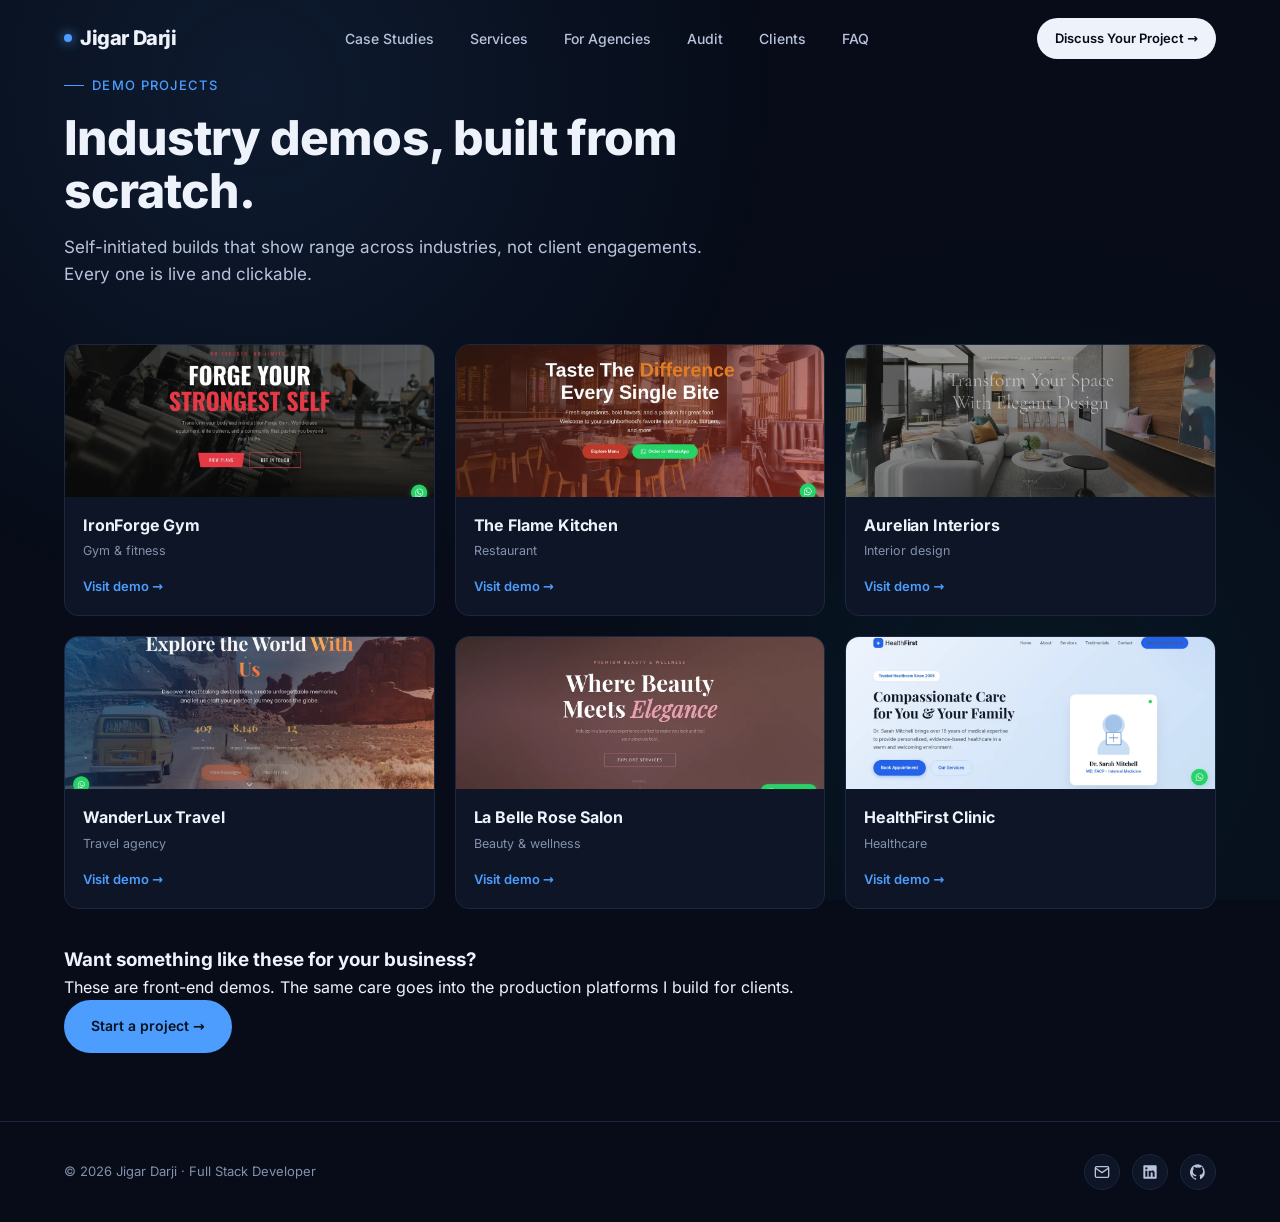
<file: demos.html>
<!DOCTYPE html>
<html lang="en">
<head>
<meta charset="UTF-8" />
<meta name="viewport" content="width=device-width, initial-scale=1.0" />
<script>document.documentElement.className += ' js';</script>
<meta name="robots" content="index, follow" />
<meta name="theme-color" content="#070c18" />
<meta name="author" content="Jigar Darji" />
<meta name="description" content="Demo websites built by Jigar Darji across six industries: gym, restaurant, interior design, travel, salon and clinic. Responsive front-end builds you can click through." />

<title>Demo Projects | Jigar Darji</title>
<link rel="canonical" href="https://jigardarji30.github.io/demos.html" />

<meta property="og:type" content="website" />
<meta property="og:site_name" content="Jigar Darji Portfolio" />
<meta property="og:url" content="https://jigardarji30.github.io/demos.html" />
<meta property="og:title" content="Demo Projects | Jigar Darji" />
<meta property="og:description" content="Demo websites across six industries: gym, restaurant, interior design, travel, salon and clinic." />
<meta property="og:image" content="https://jigardarji30.github.io/assets/og-image.png" />

<link rel="icon" type="image/svg+xml" href="data:image/svg+xml,%3Csvg xmlns='http://www.w3.org/2000/svg' viewBox='0 0 64 64'%3E%3Crect width='64' height='64' rx='14' fill='%230a0a0b'/%3E%3Ccircle cx='32' cy='32' r='12' fill='%234d9dff'/%3E%3C/svg%3E" />

<link rel="preload" as="font" type="font/woff2" href="assets/fonts/inter.woff2" crossorigin />
<link rel="stylesheet" href="assets/css/styles.css" />
</head>
<body>

<a class="skip-link" href="#demos">Skip to content</a>

<!-- NAVBAR -->
<nav class="navbar" id="navbar">
  <div class="container nav-inner">
    <a href="index.html" class="logo">
      <span class="logo-dot"></span>
      Jigar Darji
    </a>
    <ul class="nav-links" id="navLinks">
      <li><a href="index.html#work">Case Studies</a></li>
      <li><a href="index.html#services">Services</a></li>
      <li><a href="index.html#agencies">For Agencies</a></li>
      <li><a href="index.html#audit">Audit</a></li>
      <li><a href="index.html#reviews">Clients</a></li>
      <li><a href="index.html#faq">FAQ</a></li>
    </ul>
    <a href="index.html#contact" class="nav-cta">Discuss Your Project →</a>
    <button class="mobile-toggle" id="mobileToggle" aria-label="Toggle menu" aria-controls="navLinks" aria-expanded="false">
      <svg width="24" height="24" viewBox="0 0 24 24" fill="none" stroke="currentColor" stroke-width="2">
        <line x1="3" y1="6" x2="21" y2="6"/><line x1="3" y1="12" x2="21" y2="12"/><line x1="3" y1="18" x2="21" y2="18"/>
      </svg>
    </button>
  </div>
</nav>

<main>

<section class="section section-page" id="demos">
  <div class="container">
    <div class="reveal">
      <div class="section-label">Demo projects</div>
      <h1 class="section-title">Industry demos, built from scratch.</h1>
      <p class="section-subtitle">Self-initiated builds that show range across industries, not client engagements. Every one is live and clickable.</p>
    </div>

    <div class="demo-grid">
      <a class="demo-tile reveal" href="https://demo-site-7gxm.onrender.com/gym" target="_blank" rel="noopener">
        <div class="demo-thumb">
          <img src="assets/gym.webp" alt="IronForge gym landing page" width="1200" height="720" loading="lazy" decoding="async" />
        </div>
        <div class="demo-body">
          <h3>IronForge Gym</h3>
          <span class="demo-industry">Gym &amp; fitness</span>
          <span class="demo-visit">Visit demo →</span>
        </div>
      </a>
      <a class="demo-tile reveal reveal-delay-1" href="https://demo-site-7gxm.onrender.com/restaurant" target="_blank" rel="noopener">
        <div class="demo-thumb">
          <img src="assets/restaurant.webp" alt="The Flame Kitchen restaurant landing page" width="1200" height="720" loading="lazy" decoding="async" />
        </div>
        <div class="demo-body">
          <h3>The Flame Kitchen</h3>
          <span class="demo-industry">Restaurant</span>
          <span class="demo-visit">Visit demo →</span>
        </div>
      </a>
      <a class="demo-tile reveal reveal-delay-2" href="https://demo-site-7gxm.onrender.com/interior" target="_blank" rel="noopener">
        <div class="demo-thumb">
          <img src="assets/interior.webp" alt="Aurelian Interiors design studio website" width="1200" height="720" loading="lazy" decoding="async" />
        </div>
        <div class="demo-body">
          <h3>Aurelian Interiors</h3>
          <span class="demo-industry">Interior design</span>
          <span class="demo-visit">Visit demo →</span>
        </div>
      </a>
      <a class="demo-tile reveal" href="https://demo-site-7gxm.onrender.com/travel" target="_blank" rel="noopener">
        <div class="demo-thumb">
          <img src="assets/travel.webp" alt="WanderLux travel agency website" width="1200" height="720" loading="lazy" decoding="async" />
        </div>
        <div class="demo-body">
          <h3>WanderLux Travel</h3>
          <span class="demo-industry">Travel agency</span>
          <span class="demo-visit">Visit demo →</span>
        </div>
      </a>
      <a class="demo-tile reveal reveal-delay-1" href="https://demo-site-7gxm.onrender.com/salon" target="_blank" rel="noopener">
        <div class="demo-thumb">
          <img src="assets/salon.webp" alt="La Belle Rose salon and beauty website" width="1200" height="595" loading="lazy" decoding="async" />
        </div>
        <div class="demo-body">
          <h3>La Belle Rose Salon</h3>
          <span class="demo-industry">Beauty &amp; wellness</span>
          <span class="demo-visit">Visit demo →</span>
        </div>
      </a>
      <a class="demo-tile reveal reveal-delay-2" href="https://demo-site-7gxm.onrender.com/clinic" target="_blank" rel="noopener">
        <div class="demo-thumb">
          <img src="assets/clinic.webp" alt="HealthFirst medical clinic website" width="1200" height="526" loading="lazy" decoding="async" />
        </div>
        <div class="demo-body">
          <h3>HealthFirst Clinic</h3>
          <span class="demo-industry">Healthcare</span>
          <span class="demo-visit">Visit demo →</span>
        </div>
      </a>
    </div>

    <div class="demo-callout reveal" style="margin-top:36px">
      <div>
        <h3>Want something like these for your business?</h3>
        <p>These are front-end demos. The same care goes into the production platforms I build for clients.</p>
      </div>
      <a class="btn btn-primary" href="index.html#contact">Start a project →</a>
    </div>
  </div>
</section>

</main>

<!-- FOOTER -->
<footer>
  <div class="container footer-inner">
    <div class="footer-text">© <span id="year">2026</span> Jigar Darji · Full Stack Developer</div>
    <div class="footer-social">
      <a href="mailto:jigar.webexpert@gmail.com" aria-label="Email">
        <svg width="16" height="16" viewBox="0 0 24 24" fill="none" stroke="currentColor" stroke-width="2"><path d="M4 4h16c1.1 0 2 .9 2 2v12c0 1.1-.9 2-2 2H4c-1.1 0-2-.9-2-2V6c0-1.1.9-2 2-2z"/><polyline points="22,6 12,13 2,6"/></svg>
      </a>
      <a href="https://www.linkedin.com/in/jigardarji30/" target="_blank" rel="noopener" aria-label="LinkedIn">
        <svg width="16" height="16" viewBox="0 0 24 24" fill="currentColor"><path d="M20.5 2h-17A1.5 1.5 0 0 0 2 3.5v17A1.5 1.5 0 0 0 3.5 22h17a1.5 1.5 0 0 0 1.5-1.5v-17A1.5 1.5 0 0 0 20.5 2zM8 19H5v-9h3zM6.5 8.25A1.75 1.75 0 1 1 8.3 6.5a1.78 1.78 0 0 1-1.8 1.75zM19 19h-3v-4.74c0-1.42-.6-1.93-1.38-1.93A1.74 1.74 0 0 0 13 14.19a.66.66 0 0 0 0 .14V19h-3v-9h2.9v1.3a3.11 3.11 0 0 1 2.7-1.4c1.55 0 3.36.86 3.36 3.66z"/></svg>
      </a>
      <a href="https://github.com/jigardarji30" target="_blank" rel="noopener" aria-label="GitHub">
        <svg width="16" height="16" viewBox="0 0 24 24" fill="currentColor"><path d="M12 .3a12 12 0 0 0-3.8 23.38c.6.12.83-.26.83-.57v-2c-3.34.72-4.04-1.61-4.04-1.61C4.42 17.07 3.63 16.7 3.63 16.7c-1.08-.74.08-.72.08-.72 1.2.09 1.83 1.24 1.83 1.24 1.08 1.83 2.81 1.3 3.5 1 .1-.78.42-1.31.76-1.61-2.66-.3-5.47-1.33-5.47-5.93 0-1.31.47-2.38 1.24-3.22-.13-.31-.54-1.53.12-3.18 0 0 1-.32 3.3 1.23a11.5 11.5 0 0 1 6 0c2.28-1.55 3.3-1.23 3.3-1.23.66 1.65.25 2.87.12 3.18a4.65 4.65 0 0 1 1.24 3.22c0 4.6-2.81 5.62-5.48 5.92.42.36.81 1.1.81 2.22v3.29c0 .31.21.7.83.58A12 12 0 0 0 12 .3"/></svg>
      </a>
    </div>
  </div>
</footer>

<script src="assets/js/main.js" defer></script>

</body>
</html>
</file>
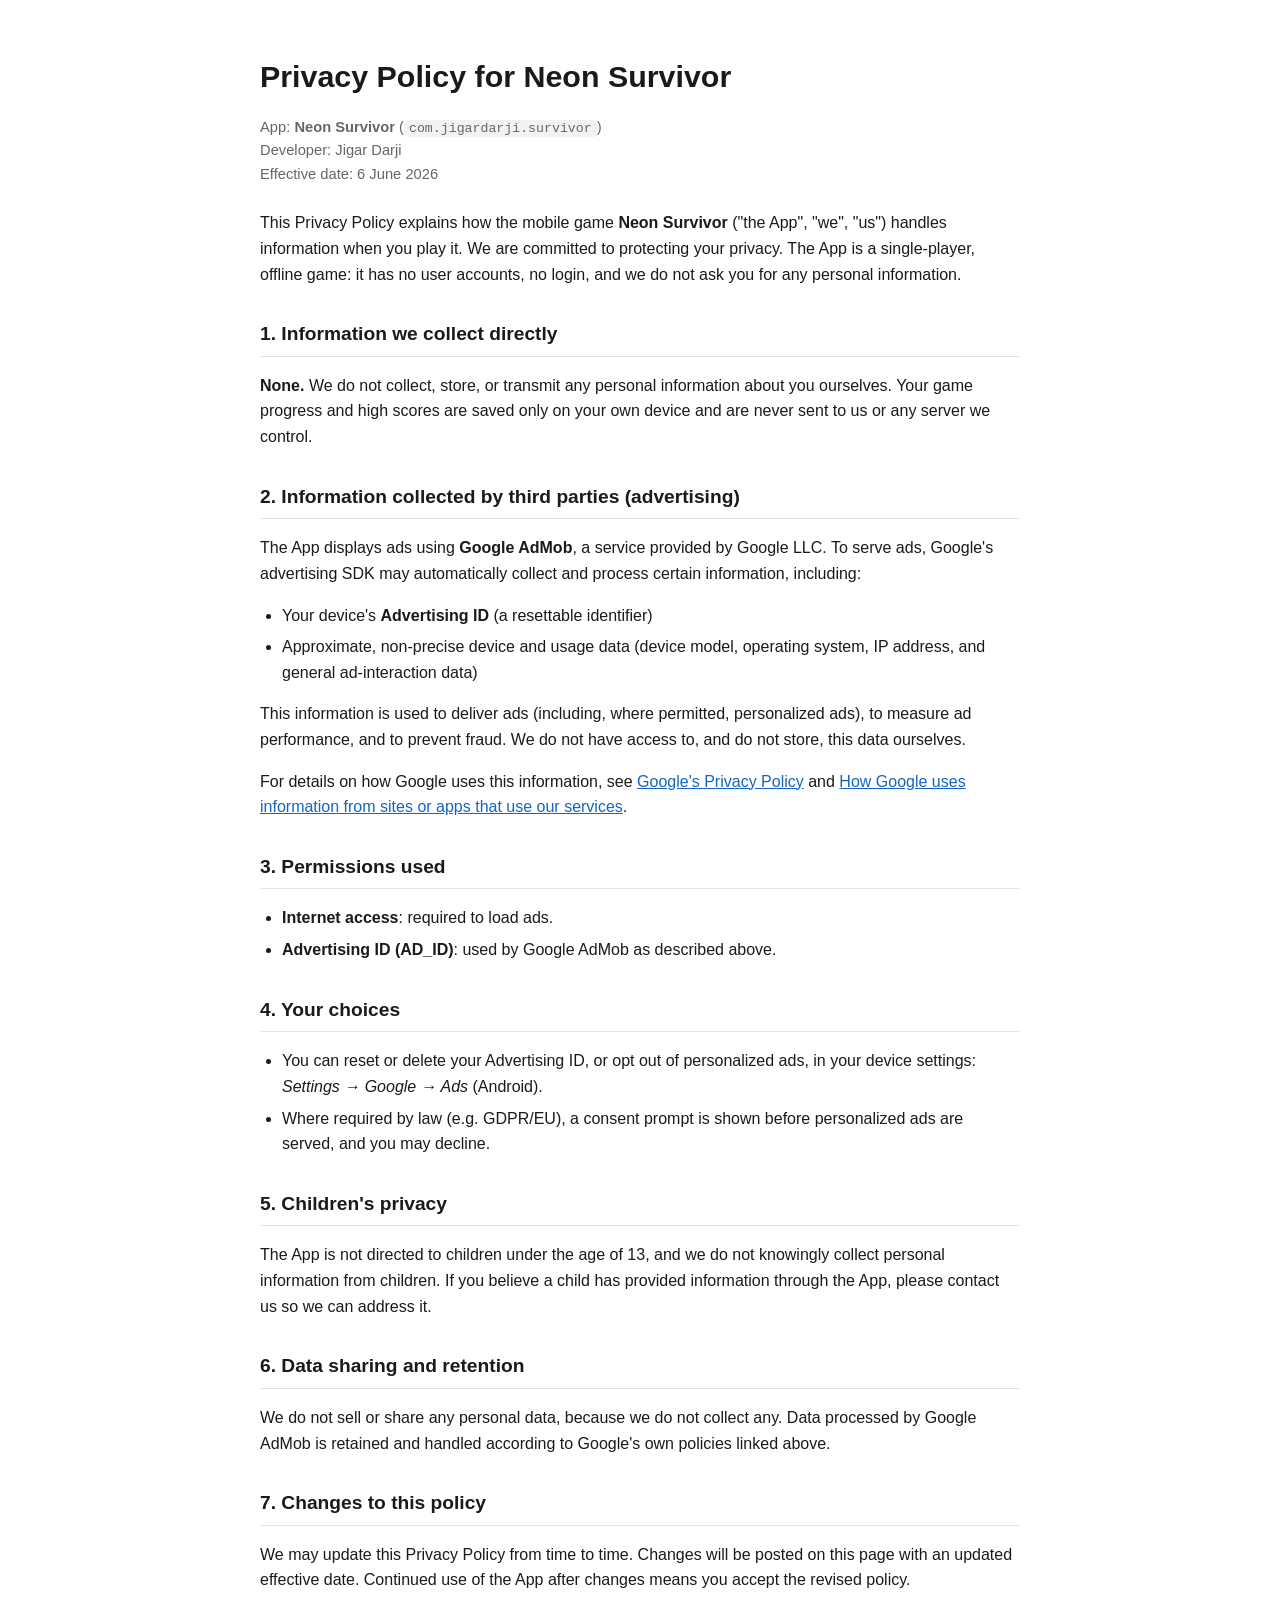
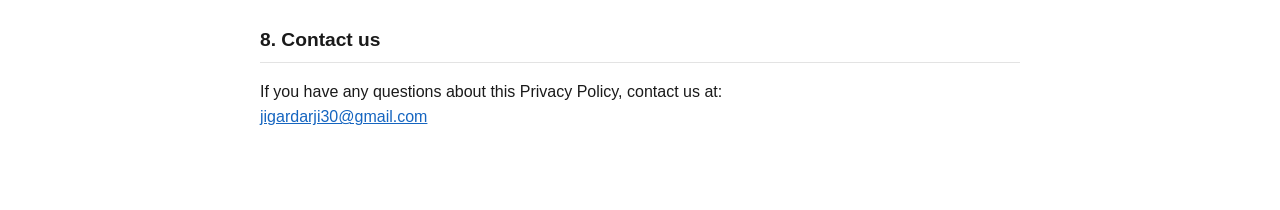
<file: privacy-policy.html>
<!DOCTYPE html>
<html lang="en">
<head>
<meta charset="utf-8">
<meta name="viewport" content="width=device-width, initial-scale=1">
<title>Privacy Policy for Neon Survivor</title>
<style>
  :root { color-scheme: light dark; }
  body {
    font-family: -apple-system, Segoe UI, Roboto, Helvetica, Arial, sans-serif;
    line-height: 1.6;
    max-width: 760px;
    margin: 0 auto;
    padding: 32px 20px 64px;
    color: #1a1a1a;
    background: #ffffff;
  }
  h1 { font-size: 1.9rem; margin-bottom: 4px; }
  h2 { font-size: 1.2rem; margin-top: 32px; border-bottom: 1px solid #e3e3e3; padding-bottom: 6px; }
  .meta { color: #666; font-size: 0.92rem; margin-bottom: 24px; }
  ul { padding-left: 22px; }
  li { margin: 6px 0; }
  a { color: #1565c0; }
  code { background: #f2f2f2; padding: 1px 5px; border-radius: 4px; font-size: 0.9em; }
  @media (prefers-color-scheme: dark) {
    body { background: #0e1118; color: #d6dae2; }
    h2 { border-color: #2a2f3a; }
    .meta { color: #9aa3b2; }
    a { color: #63d6ff; }
    code { background: #1a2030; }
  }
</style>
</head>
<body>

<h1>Privacy Policy for Neon Survivor</h1>
<p class="meta">
  App: <strong>Neon Survivor</strong> (<code>com.jigardarji.survivor</code>)<br>
  Developer: Jigar Darji<br>
  Effective date: 6 June 2026
</p>

<p>
  This Privacy Policy explains how the mobile game <strong>Neon Survivor</strong>
  ("the App", "we", "us") handles information when you play it. We are committed to
  protecting your privacy. The App is a single-player, offline game: it has no user
  accounts, no login, and we do not ask you for any personal information.
</p>

<h2>1. Information we collect directly</h2>
<p>
  <strong>None.</strong> We do not collect, store, or transmit any personal information
  about you ourselves. Your game progress and high scores are saved only on your own
  device and are never sent to us or any server we control.
</p>

<h2>2. Information collected by third parties (advertising)</h2>
<p>
  The App displays ads using <strong>Google AdMob</strong>, a service provided by Google
  LLC. To serve ads, Google's advertising SDK may automatically collect and process certain
  information, including:
</p>
<ul>
  <li>Your device's <strong>Advertising ID</strong> (a resettable identifier)</li>
  <li>Approximate, non-precise device and usage data (device model, operating system, IP address, and general ad-interaction data)</li>
</ul>
<p>
  This information is used to deliver ads (including, where permitted, personalized ads),
  to measure ad performance, and to prevent fraud. We do not have access to, and do not
  store, this data ourselves.
</p>
<p>
  For details on how Google uses this information, see
  <a href="https://policies.google.com/privacy" target="_blank" rel="noopener">Google's Privacy Policy</a>
  and
  <a href="https://policies.google.com/technologies/partner-sites" target="_blank" rel="noopener">How Google uses information from sites or apps that use our services</a>.
</p>

<h2>3. Permissions used</h2>
<ul>
  <li><strong>Internet access</strong>: required to load ads.</li>
  <li><strong>Advertising ID (AD_ID)</strong>: used by Google AdMob as described above.</li>
</ul>

<h2>4. Your choices</h2>
<ul>
  <li>You can reset or delete your Advertising ID, or opt out of personalized ads, in your
      device settings: <em>Settings → Google → Ads</em> (Android).</li>
  <li>Where required by law (e.g. GDPR/EU), a consent prompt is shown before personalized
      ads are served, and you may decline.</li>
</ul>

<h2>5. Children's privacy</h2>
<p>
  The App is not directed to children under the age of 13, and we do not knowingly collect
  personal information from children. If you believe a child has provided information through
  the App, please contact us so we can address it.
</p>

<h2>6. Data sharing and retention</h2>
<p>
  We do not sell or share any personal data, because we do not collect any. Data processed by
  Google AdMob is retained and handled according to Google's own policies linked above.
</p>

<h2>7. Changes to this policy</h2>
<p>
  We may update this Privacy Policy from time to time. Changes will be posted on this page with
  an updated effective date. Continued use of the App after changes means you accept the revised
  policy.
</p>

<h2>8. Contact us</h2>
<p>
  If you have any questions about this Privacy Policy, contact us at:<br>
  <a href="mailto:jigardarji30@gmail.com">jigardarji30@gmail.com</a>
</p>

</body>
</html>
</file>
<file: assets/css/styles.css>
@font-face {
    font-family: 'Inter';
    font-style: normal;
    font-weight: 100 900;
    font-display: swap;
    src: url('../fonts/inter.woff2') format('woff2');
  }

  @font-face {
    font-family: 'JetBrains Mono';
    font-style: normal;
    font-weight: 400;
    font-display: swap;
    src: url('../fonts/jetbrains-mono.woff2') format('woff2');
  }

  * {
    margin: 0;
    padding: 0;
    box-sizing: border-box;
  }

  :root {
    /* Navy-tinted surfaces, so the palette reads as a blue theme rather than
       a neutral dark page with a blue accent on top. Neutral originals:
         --bg:#0a0a0b --bg-elev:#111114 --bg-card:#14141a
         --border:#1f1f27 --border-strong:#2a2a36
         --text:#f5f5f7 --text-dim:#c0c0ca --text-muted:#9c9ca8            */
    --bg: #070c18;
    --bg-elev: #0d1526;
    --bg-card: #121c31;
    --border: #1c2740;
    --border-strong: #2c3c5e;
    --text: #eef2fb;
    --text-dim: #b9c4dc;
    --text-muted: #8391ad;
    --accent: #ffffff;
    --accent-glow: rgba(255, 255, 255, 0.08);

    /* ------------------------------------------------------------------
       BRAND PALETTE. Retheme the whole site by editing only these five.
       --brand-ink is whatever text sits on top of a --brand fill, so the
       contrast stays correct when the accent changes lightness.
       Previous lime palette, kept for reference:
         --brand: #c8ff00;  --brand-rgb: 200, 255, 0;
         --brand-2: #7fff5e; --brand-2-rgb: 127, 255, 94; --brand-ink: #0a0a0b;
       ------------------------------------------------------------------ */
    --brand: #4d9dff;
    --brand-rgb: 77, 157, 255;
    --brand-2: #22d3ee;
    --brand-2-rgb: 34, 211, 238;
    --brand-ink: #06131f;

    --brand-soft: rgba(var(--brand-rgb), 0.12);
    --gradient: linear-gradient(135deg, var(--brand) 0%, var(--brand-2) 100%);
  }

  html {
    scroll-behavior: smooth;
    scroll-padding-top: 80px;
  }

  body {
    font-family: 'Inter', system-ui, -apple-system, sans-serif;
    background: var(--bg);
    color: var(--text);
    line-height: 1.6;
    overflow-x: hidden;
    font-weight: 400;
    -webkit-font-smoothing: antialiased;
    -moz-osx-font-smoothing: grayscale;
  }

  body::before {
    content: '';
    position: fixed;
    inset: 0;
    background:
      radial-gradient(circle at 20% 10%, rgba(var(--brand-rgb), 0.10), transparent 40%),
      radial-gradient(circle at 80% 80%, rgba(var(--brand-2-rgb), 0.06), transparent 40%);
    pointer-events: none;
    z-index: 0;
  }

  .container {
    max-width: 1200px;
    margin: 0 auto;
    padding: 0 24px;
    position: relative;
    z-index: 1;
  }

  /* Skip link: visually hidden until focused */
  .skip-link {
    position: absolute;
    left: 12px;
    top: -60px;
    z-index: 200;
    padding: 10px 18px;
    background: var(--brand);
    color: var(--brand-ink);
    border-radius: 0 0 10px 10px;
    font-size: 14px;
    font-weight: 600;
    text-decoration: none;
    transition: top 0.2s ease;
  }

  .skip-link:focus {
    top: 0;
  }

  /* NAVBAR */
  .navbar {
    position: fixed;
    top: 0;
    left: 0;
    right: 0;
    z-index: 100;
    padding: 18px 0;
    transition: all 0.3s ease;
    backdrop-filter: blur(0px);
  }

  .navbar.scrolled {
    background: rgba(10, 10, 11, 0.8);
    backdrop-filter: blur(18px);
    border-bottom: 1px solid var(--border);
    padding: 14px 0;
  }

  .nav-inner {
    display: flex;
    align-items: center;
    justify-content: space-between;
  }

  .logo {
    font-weight: 800;
    font-size: 20px;
    letter-spacing: -0.02em;
    color: var(--text);
    text-decoration: none;
    display: flex;
    align-items: center;
    gap: 8px;
  }

  .logo-dot {
    width: 8px;
    height: 8px;
    background: var(--brand);
    border-radius: 50%;
    box-shadow: 0 0 12px var(--brand);
  }

  .nav-links {
    display: flex;
    gap: 36px;
    list-style: none;
  }

  .nav-links a {
    color: var(--text-dim);
    text-decoration: none;
    font-size: 14px;
    font-weight: 500;
    transition: color 0.2s ease;
    position: relative;
  }

  .nav-links a:hover {
    color: var(--text);
  }

  .nav-links a[aria-current="true"] {
    color: var(--brand);
  }

  /* underline on the section currently in view */
  .nav-links a[aria-current="true"]::after {
    content: '';
    position: absolute;
    left: 0;
    right: 0;
    bottom: -6px;
    height: 2px;
    border-radius: 2px;
    background: var(--brand);
  }

  .nav-cta {
    display: inline-flex;
    align-items: center;
    gap: 8px;
    padding: 10px 18px;
    background: var(--text);
    color: var(--bg);
    border-radius: 100px;
    text-decoration: none;
    font-size: 13px;
    font-weight: 600;
    transition: all 0.2s ease;
  }

  .nav-cta:hover {
    transform: translateY(-1px);
    box-shadow: 0 8px 20px rgba(255, 255, 255, 0.15);
  }

  .mobile-toggle {
    display: none;
    background: none;
    border: none;
    color: var(--text);
    cursor: pointer;
    padding: 8px;
  }

  /* HERO */
  /* Single-column hero: no decorative right column, so the positioning
     statement carries the whole first screen. */
  .hero {
    min-height: 82vh;
    display: flex;
    align-items: center;
    padding: 132px 0 64px;
    position: relative;
  }

  /* Avatar-led byline: a real face is the strongest trust signal available
     to a solo developer, and it costs almost no vertical space. */
  .hero-byline {
    display: flex;
    align-items: center;
    gap: 14px;
    margin-bottom: 30px;
  }

  .hero-avatar {
    width: 52px;
    height: 52px;
    border-radius: 50%;
    object-fit: cover;
    border: 1px solid var(--border-strong);
    flex-shrink: 0;
  }

  .hero-byline-text {
    display: flex;
    flex-direction: column;
    gap: 2px;
    min-width: 0;
  }

  .hero-byline-text strong {
    font-size: 15px;
    font-weight: 600;
    color: var(--text);
    letter-spacing: -0.01em;
  }

  .hero-byline-status {
    display: inline-flex;
    align-items: center;
    gap: 8px;
    font-size: 13px;
    color: var(--brand);
  }

  .pulse-dot {
    width: 8px;
    height: 8px;
    background: var(--brand);
    border-radius: 50%;
    animation: pulse 2s ease-in-out infinite;
  }

  @keyframes pulse {
    0%, 100% { opacity: 1; box-shadow: 0 0 0 0 var(--brand); }
    50% { opacity: 0.7; box-shadow: 0 0 0 8px transparent; }
  }

  /* Sized for the current positioning headline, which is longer than a
     three-word tagline: keeps it to three lines at desktop width. */
  .hero h1 {
    font-size: clamp(34px, 5.2vw, 62px);
    font-weight: 800;
    line-height: 1.12;
    letter-spacing: -0.025em;
    margin-bottom: 24px;
    max-width: 17ch;
  }

  @media (min-width: 1100px) {
    .hero h1 {
      max-width: 22ch;
    }
  }

  .hero h1 .accent {
    background: var(--gradient);
    -webkit-background-clip: text;
    background-clip: text;
    -webkit-text-fill-color: transparent;
  }

  /* stops "E-commerce" splitting at its hyphen across a line break */
  .nb {
    white-space: nowrap;
  }

  .hero-subtitle {
    font-size: 19px;
    color: var(--text-dim);
    margin-bottom: 16px;
    max-width: 620px;
  }

  .hero-tagline {
    font-size: 15px;
    color: var(--text-muted);
    margin-bottom: 36px;
    max-width: 560px;
  }

  .hero-buttons {
    display: flex;
    gap: 14px;
    flex-wrap: wrap;
  }

  .btn {
    display: inline-flex;
    align-items: center;
    gap: 10px;
    padding: 14px 26px;
    border-radius: 100px;
    text-decoration: none;
    font-size: 14px;
    font-weight: 600;
    transition: all 0.25s ease;
    border: 1px solid transparent;
    cursor: pointer;
  }

  .btn-primary {
    background: var(--brand);
    color: var(--brand-ink);
  }

  .btn-primary:hover {
    transform: translateY(-2px);
    box-shadow: 0 12px 24px rgba(var(--brand-rgb), 0.28);
  }

  .btn-secondary {
    background: transparent;
    color: var(--text);
    border-color: var(--border-strong);
  }

  .btn-secondary:hover {
    background: var(--bg-elev);
    border-color: var(--text-dim);
    transform: translateY(-2px);
  }

  .hero-stats {
    display: flex;
    flex-wrap: wrap;
    gap: 56px;
    margin-top: 56px;
    padding-top: 32px;
    border-top: 1px solid var(--border);
    max-width: 760px;
  }

  .stat-num {
    font-size: 32px;
    font-weight: 800;
    letter-spacing: -0.02em;
    color: var(--text);
  }

  .stat-label {
    font-size: 13px;
    color: var(--text-muted);
    margin-top: 4px;
  }

  /* SECTION */
  .section {
    padding: 68px 0;
    position: relative;
  }

  .section-label {
    display: inline-flex;
    align-items: center;
    gap: 8px;
    font-size: 13px;
    color: var(--brand);
    font-weight: 500;
    text-transform: uppercase;
    letter-spacing: 0.1em;
    margin-bottom: 16px;
  }

  .section-label::before {
    content: '';
    width: 20px;
    height: 1px;
    background: var(--brand);
  }

  .section-title {
    font-size: clamp(32px, 4vw, 48px);
    font-weight: 800;
    letter-spacing: -0.02em;
    line-height: 1.1;
    margin-bottom: 16px;
    max-width: 720px;
  }

  .section-subtitle {
    font-size: 17px;
    color: var(--text-dim);
    max-width: 640px;
    margin-bottom: 56px;
  }

  /* TRUST / CREDIBILITY */
  .trust-section {
    padding-top: 0;
  }

  .trust-grid {
    display: grid;
    grid-template-columns: 1.15fr 1fr;
    gap: 32px;
    align-items: stretch;
  }

  .trust-quote {
    background: var(--bg-elev);
    border: 1px solid var(--border-strong);
    border-radius: 18px;
    padding: 30px 32px;
  }

  .trust-quote p {
    color: var(--text-dim);
    font-size: 15.5px;
    line-height: 1.75;
    font-style: italic;
  }

  .trust-attr {
    display: flex;
    flex-direction: column;
    gap: 3px;
    margin-top: 22px;
    padding-top: 18px;
    border-top: 1px solid var(--border);
  }

  .trust-attr-label {
    font-size: 11px;
    text-transform: uppercase;
    letter-spacing: 0.09em;
    color: var(--text-muted);
  }

  .trust-attr-project {
    font-size: 13.5px;
    font-weight: 600;
    color: var(--text);
  }

  .trust-points {
    list-style: none;
    display: grid;
    gap: 12px;
  }

  .trust-points li {
    display: flex;
    flex-direction: column;
    gap: 3px;
    padding: 14px 18px;
    background: var(--bg-elev);
    border: 1px solid var(--border);
    border-left: 2px solid var(--brand);
    border-radius: 10px;
  }

  .trust-points strong {
    font-size: 14.5px;
    font-weight: 600;
    color: var(--text);
  }

  .trust-points span {
    font-size: 13px;
    color: var(--text-muted);
    line-height: 1.55;
  }

  /* Challenge line on a case-study card */
  .project-challenge {
    flex: 0 0 auto;
    margin-bottom: 0 !important;
    font-size: 13px !important;
    line-height: 1.65 !important;
    color: var(--text-muted) !important;
  }

  .project-challenge span {
    display: inline-block;
    margin-right: 6px;
    font-size: 10.5px;
    font-weight: 700;
    text-transform: uppercase;
    letter-spacing: 0.09em;
    color: var(--brand);
  }

  /* ABOUT */
  .about-grid {
    display: grid;
    grid-template-columns: 1fr 1fr;
    gap: 60px;
    align-items: center;
  }

  .about-text p {
    color: var(--text-dim);
    margin-bottom: 18px;
    font-size: 16px;
    line-height: 1.75;
  }

  .about-highlights {
    display: grid;
    grid-template-columns: repeat(2, 1fr);
    gap: 16px;
    margin-top: 32px;
  }

  .highlight {
    padding: 18px;
    background: var(--bg-elev);
    border: 1px solid var(--border);
    border-radius: 12px;
  }

  .highlight-title {
    font-weight: 600;
    color: var(--text);
    margin-bottom: 4px;
    font-size: 15px;
  }

  .highlight-desc {
    font-size: 13px;
    color: var(--text-muted);
  }

  .about-visual {
    background: var(--bg-elev);
    border: 1px solid var(--border);
    border-radius: 20px;
    padding: 32px;
    position: relative;
    overflow: hidden;
  }

  .about-visual::before {
    content: '';
    position: absolute;
    top: -50%;
    right: -50%;
    width: 200%;
    height: 200%;
    background: radial-gradient(circle, var(--brand-soft) 0%, transparent 50%);
    pointer-events: none;
  }

  .about-portrait {
    display: block;
    width: 100%;
    max-width: 320px;
    height: auto;
    aspect-ratio: 1;
    object-fit: cover;
    border-radius: 16px;
    border: 1px solid var(--border-strong);
    margin: 0 auto 22px;
    position: relative;
    z-index: 1;
  }

  .vis-row {
    display: flex;
    justify-content: space-between;
    align-items: center;
    gap: 16px;
    padding: 14px 0;
    border-bottom: 1px solid var(--border);
    position: relative;
    z-index: 1;
  }

  .vis-row:last-child { border-bottom: none; }

  .vis-label {
    color: var(--text-dim);
    font-size: 14px;
    flex-shrink: 0;
  }

  .vis-value {
    color: var(--text);
    font-weight: 600;
    font-size: 14px;
    text-align: right;
  }

  /* SKILLS */
  .skills-grid {
    display: grid;
    grid-template-columns: repeat(3, 1fr);
    gap: 24px;
  }

  .skill-cat {
    background: var(--bg-elev);
    border: 1px solid var(--border);
    border-radius: 16px;
    padding: 28px;
    transition: all 0.3s ease;
  }

  .skill-cat:hover {
    border-color: var(--border-strong);
    transform: translateY(-4px);
    box-shadow: 0 20px 40px rgba(0, 0, 0, 0.3);
  }

  .skill-icon {
    width: 44px;
    height: 44px;
    background: var(--brand-soft);
    border-radius: 12px;
    display: flex;
    align-items: center;
    justify-content: center;
    margin-bottom: 20px;
    color: var(--brand);
  }

  .skill-cat h3 {
    font-size: 18px;
    margin-bottom: 16px;
    font-weight: 700;
  }

  .skill-tags {
    display: flex;
    flex-wrap: wrap;
    gap: 8px;
  }

  .skill-tag {
    padding: 6px 12px;
    background: var(--bg-card);
    border: 1px solid var(--border);
    border-radius: 100px;
    font-size: 13px;
    color: var(--text-dim);
    transition: all 0.2s ease;
  }

  .skill-tag:hover {
    color: var(--brand);
    border-color: var(--brand);
  }

  /* SERVICES */
  .services-grid {
    display: grid;
    grid-template-columns: repeat(3, 1fr);
    gap: 20px;
  }

  .service-card {
    background: var(--bg-elev);
    border: 1px solid var(--border);
    border-radius: 16px;
    padding: 32px 28px;
    transition: all 0.3s ease;
    position: relative;
    overflow: hidden;
  }

  .service-card::after {
    content: '';
    position: absolute;
    top: 0;
    left: 0;
    right: 0;
    height: 1px;
    background: linear-gradient(90deg, transparent, var(--brand), transparent);
    opacity: 0;
    transition: opacity 0.3s ease;
  }

  .service-card:hover {
    border-color: var(--border-strong);
    transform: translateY(-4px);
  }

  .service-card:hover::after {
    opacity: 1;
  }

  .service-num {
    font-family: 'JetBrains Mono', monospace;
    font-size: 13px;
    color: var(--text-muted);
    margin-bottom: 18px;
  }

  .service-card h3 {
    font-size: 19px;
    margin-bottom: 12px;
    font-weight: 700;
    letter-spacing: -0.01em;
  }

  .service-card p {
    color: var(--text-dim);
    font-size: 14.5px;
    line-height: 1.7;
  }

  .service-tech {
    margin-top: 14px;
    padding-top: 12px;
    border-top: 1px solid var(--border);
    font-family: 'JetBrains Mono', monospace;
    font-size: 11.5px;
    color: var(--text-muted);
    letter-spacing: 0.01em;
  }

  .service-arrow {
    display: inline-flex;
    align-items: center;
    margin-top: 18px;
    color: var(--brand);
    font-size: 13px;
    font-weight: 500;
    gap: 6px;
    text-decoration: none;
    transition: gap 0.2s ease;
  }

  .service-arrow:focus-visible {
    outline: 2px solid var(--brand);
    outline-offset: 3px;
    border-radius: 4px;
  }

  .service-card:hover .service-arrow {
    gap: 10px;
  }

  /* WORK FILTERS */
  /* Useless without JS, so only shown once JS confirms. Without it every
     card stays visible, which is the correct fallback. */
  .work-filters {
    display: none;
    flex-wrap: wrap;
    gap: 10px;
    margin-bottom: 8px;
  }

  .js .work-filters {
    display: flex;
  }

  .work-filter {
    display: inline-flex;
    align-items: center;
    gap: 8px;
    padding: 9px 16px;
    background: var(--bg-elev);
    border: 1px solid var(--border);
    border-radius: 100px;
    color: var(--text-dim);
    font-family: inherit;
    font-size: 13.5px;
    font-weight: 600;
    cursor: pointer;
    transition: all 0.2s ease;
  }

  .work-filter:hover {
    color: var(--text);
    border-color: var(--border-strong);
  }

  .work-filter[aria-pressed="true"] {
    background: var(--brand);
    border-color: transparent;
    color: var(--brand-ink);
  }

  .work-filter:focus-visible {
    outline: 2px solid var(--brand);
    outline-offset: 2px;
  }

  .work-filter-count {
    font-family: 'JetBrains Mono', monospace;
    font-size: 11px;
    font-weight: 400;
    opacity: 0.65;
  }

  .work-filter-status {
    margin: 10px 0 0;
    font-size: 13px;
    color: var(--text-muted);
    min-height: 20px;
  }

  /* A filtered-out card is removed from the grid entirely so no gaps remain */
  .project-card[hidden],
  .project-group-label[hidden],
  .work-list[hidden] {
    display: none !important;
  }

  /* PROJECTS */
  .projects-grid {
    display: grid;
    grid-template-columns: repeat(3, 1fr);
    gap: 22px;
  }

  .project-card {
    background: var(--bg-elev);
    border: 1px solid var(--border);
    border-radius: 20px;
    overflow: hidden;
    transition: all 0.3s ease;
    display: flex;
    flex-direction: column;
  }

  .project-card:hover {
    border-color: var(--border-strong);
    transform: translateY(-6px);
    box-shadow: 0 30px 60px rgba(0, 0, 0, 0.4);
  }

  .project-img {
    height: 158px;
    position: relative;
    overflow: hidden;
    background: var(--bg-card);
    display: flex;
    align-items: center;
    justify-content: center;
  }

  .project-img svg,
  .project-img img {
    width: 100%;
    height: 100%;
    object-fit: cover;
    display: block;
    transition: transform 0.5s ease;
  }

  .project-card:hover .project-img img {
    transform: scale(1.04);
  }

  .project-tag-row {
    position: absolute;
    top: 16px;
    left: 16px;
    display: flex;
    gap: 8px;
  }

  .project-status {
    padding: 5px 10px;
    background: rgba(10, 10, 11, 0.7);
    backdrop-filter: blur(8px);
    border: 1px solid var(--border);
    border-radius: 100px;
    font-size: 11px;
    font-weight: 500;
    color: var(--text);
  }

  .project-content {
    padding: 20px 20px 22px;
    flex: 1;
    display: flex;
    flex-direction: column;
  }

  /* category chip above the title, so the grid stays scannable by sector */
  .project-cat {
    align-self: flex-start;
    margin-bottom: 10px;
    padding: 3px 9px;
    background: var(--brand-soft);
    border: 1px solid rgba(var(--brand-rgb), 0.22);
    border-radius: 100px;
    font-size: 10.5px;
    font-weight: 700;
    text-transform: uppercase;
    letter-spacing: 0.07em;
    color: var(--brand);
  }

  .project-summary {
    flex: 1;
    color: var(--text-dim);
    font-size: 13.5px;
    line-height: 1.6;
    margin-bottom: 14px;
  }

  .meta-more {
    color: var(--text-muted) !important;
    border-style: dashed !important;
  }

  /* Full detail folded away by default: keeps 12+ cards scannable while the
     case-study depth stays one click away. */
  .project-more {
    margin-top: 4px;
    border-top: 1px solid var(--border);
    padding-top: 12px;
  }

  .project-more > summary {
    cursor: pointer;
    list-style: none;
    display: inline-flex;
    align-items: center;
    gap: 6px;
    font-size: 12.5px;
    font-weight: 600;
    color: var(--brand);
  }

  .project-more > summary::-webkit-details-marker {
    display: none;
  }

  .project-more > summary::after {
    content: '';
    width: 7px;
    height: 7px;
    border-right: 2px solid var(--brand);
    border-bottom: 2px solid var(--brand);
    transform: rotate(45deg) translateY(-1px);
    transition: transform 0.2s ease;
  }

  .project-more[open] > summary::after {
    transform: rotate(-135deg) translateY(-1px);
  }

  .project-more > summary:focus-visible {
    outline: 2px solid var(--brand);
    outline-offset: 3px;
    border-radius: 4px;
  }

  .project-more p,
  .project-more .project-meta,
  .project-more .project-outcome {
    margin-top: 12px;
  }

  .project-more > p {
    font-size: 13.5px;
    line-height: 1.65;
    color: var(--text-dim);
  }

  .project-content h3 {
    font-size: 16.5px;
    margin-bottom: 8px;
    font-weight: 700;
    letter-spacing: -0.01em;
  }

  .project-content p {
    color: var(--text-dim);
    font-size: 14.5px;
    line-height: 1.7;
    margin-bottom: 20px;
    flex: 1;
  }

  .project-meta {
    display: flex;
    flex-wrap: wrap;
    gap: 6px;
    margin-bottom: 0;
  }

  .project-meta span {
    font-size: 11px;
    padding: 3px 8px;
    background: var(--bg-card);
    border: 1px solid var(--border);
    border-radius: 6px;
    color: var(--text-dim);
    font-family: 'JetBrains Mono', monospace;
  }

  .project-outcome {
    padding-top: 14px;
    border-top: 1px solid var(--border);
    font-size: 12.5px;
    color: var(--text-muted);
    display: flex;
    align-items: center;
    gap: 8px;
    flex-wrap: wrap;
  }

  .project-outcome strong {
    color: var(--brand);
    font-weight: 500;
  }

  /* WHY ME */
  .why-grid {
    display: grid;
    grid-template-columns: repeat(3, 1fr);
    gap: 20px;
  }

  .why-card {
    padding: 28px;
    background: var(--bg-elev);
    border: 1px solid var(--border);
    border-radius: 16px;
  }

  .why-card .check {
    width: 36px;
    height: 36px;
    background: var(--brand);
    color: var(--brand-ink);
    border-radius: 10px;
    display: flex;
    align-items: center;
    justify-content: center;
    margin-bottom: 16px;
    font-weight: 700;
  }

  .why-card h3 {
    font-size: 17px;
    margin-bottom: 8px;
    font-weight: 700;
  }

  .why-card p {
    color: var(--text-dim);
    font-size: 14px;
    line-height: 1.7;
  }

  /* CONTACT */
  .contact {
    padding: 68px 0;
  }

  .contact-card {
    background: var(--bg-elev);
    border: 1px solid var(--border);
    border-radius: 24px;
    padding: 64px 48px;
    text-align: center;
    position: relative;
    overflow: hidden;
  }

  .contact-card::before {
    content: '';
    position: absolute;
    top: -100px;
    left: 50%;
    transform: translateX(-50%);
    width: 600px;
    height: 600px;
    background: radial-gradient(circle, var(--brand-soft) 0%, transparent 60%);
    pointer-events: none;
  }

  .contact-card > * {
    position: relative;
    z-index: 1;
  }

  .contact-card h2 {
    font-size: clamp(32px, 5vw, 52px);
    font-weight: 800;
    letter-spacing: -0.02em;
    line-height: 1.1;
    margin-bottom: 16px;
  }

  .contact-card h2 .accent {
    background: var(--gradient);
    -webkit-background-clip: text;
    background-clip: text;
    -webkit-text-fill-color: transparent;
  }

  .contact-card p {
    color: var(--text-dim);
    font-size: 17px;
    margin-bottom: 36px;
    max-width: 560px;
    margin-left: auto;
    margin-right: auto;
  }

  .contact-info {
    display: flex;
    justify-content: center;
    gap: 40px;
    flex-wrap: wrap;
    padding-top: 32px;
    border-top: 1px solid var(--border);
    font-size: 14px;
  }

  .contact-info-item {
    display: flex;
    align-items: center;
    gap: 8px;
    color: var(--text-dim);
  }

  .contact-info-item strong {
    color: var(--text);
    font-weight: 500;
  }

  /* FOOTER */
  footer {
    border-top: 1px solid var(--border);
    padding: 32px 0;
  }

  .footer-inner {
    display: flex;
    justify-content: space-between;
    align-items: center;
    flex-wrap: wrap;
    gap: 16px;
  }

  .footer-text {
    color: var(--text-muted);
    font-size: 13px;
  }

  .footer-social {
    display: flex;
    gap: 12px;
  }

  .footer-social a {
    width: 36px;
    height: 36px;
    background: var(--bg-elev);
    border: 1px solid var(--border);
    border-radius: 50%;
    display: flex;
    align-items: center;
    justify-content: center;
    color: var(--text-dim);
    text-decoration: none;
    transition: all 0.2s ease;
  }

  .footer-social a:hover {
    color: var(--brand);
    border-color: var(--brand);
    transform: translateY(-2px);
  }

  /* PRICING PILL */
  .price-pill {
    display: inline-flex;
    align-items: center;
    gap: 8px;
    margin-top: 22px;
    padding: 8px 16px;
    background: var(--bg-elev);
    border: 1px solid var(--border-strong);
    border-radius: 100px;
    font-size: 14px;
    color: var(--text-dim);
  }

  .price-pill strong {
    color: var(--brand);
    font-weight: 700;
  }

  /* PROJECT GROUPS */
  .project-group-label {
    display: flex;
    align-items: center;
    gap: 12px;
    font-size: 15px;
    font-weight: 700;
    color: var(--text);
    letter-spacing: -0.01em;
    margin: 56px 0 24px;
  }

  .project-group-label:first-of-type {
    margin-top: 8px;
  }

  .project-group-label .group-note {
    font-size: 13px;
    font-weight: 400;
    color: var(--text-muted);
  }


  /* WORK LIST (projects without public screenshots) */
  .work-list {
    border: 1px solid var(--border);
    border-radius: 16px;
    overflow: hidden;
  }

  .work-row {
    display: flex;
    align-items: flex-start;
    justify-content: space-between;
    gap: 32px;
    padding: 24px 28px;
    background: var(--bg-elev);
    border-bottom: 1px solid var(--border);
    transition: background 0.25s ease;
  }

  .work-row:last-child {
    border-bottom: none;
  }

  .work-row:hover {
    background: var(--bg-card);
  }

  .work-row-main {
    flex: 1;
    min-width: 0;
  }

  .work-row-main h3 {
    font-size: 17px;
    font-weight: 700;
    letter-spacing: -0.01em;
    margin-bottom: 6px;
  }

  .work-row-main p {
    color: var(--text-dim);
    font-size: 14.5px;
    line-height: 1.65;
  }

  .project-card-links {
    display: inline-flex;
    flex-wrap: wrap;
    gap: 14px;
    margin-left: auto;
  }

  .project-card-links a {
    display: inline-flex;
    align-items: center;
    gap: 5px;
    font-size: 13px;
    font-weight: 600;
    color: var(--brand);
    text-decoration: none;
    white-space: nowrap;
    transition: gap 0.2s ease;
  }

  .project-card-links a:hover {
    gap: 9px;
  }

  .work-row-meta {
    display: flex;
    flex-wrap: wrap;
    gap: 8px;
    justify-content: flex-end;
    flex-shrink: 0;
    max-width: 340px;
  }

  .work-row-meta span {
    font-size: 12px;
    padding: 4px 10px;
    background: var(--bg-card);
    border: 1px solid var(--border);
    border-radius: 6px;
    color: var(--text-dim);
    font-family: 'JetBrains Mono', monospace;
    white-space: nowrap;
  }

  .work-row:hover .work-row-meta span {
    border-color: var(--border-strong);
  }

  /* CLIENT REVIEWS */
  /* The only section that breaks the rhythm: full-bleed, slightly lighter than
     the page, hairlines top and bottom. Kept darker than .review-card so the
     cards still read as raised. */
  #reviews {
    background:
      linear-gradient(180deg, rgba(var(--brand-rgb), 0.025), transparent 55%),
      #0d0d11;
    border-top: 1px solid var(--border);
    border-bottom: 1px solid var(--border);
  }

  /* Reviews slider: a scroll-snap track, so it still works with no JS.
     JS only adds the arrows and dots. */
  .reviews-slider {
    position: relative;
  }

  .reviews-track {
    display: flex;
    gap: 24px;
    overflow-x: auto;
    scroll-snap-type: x mandatory;
    scroll-behavior: smooth;
    /* room for the hover lift, which would otherwise be clipped */
    padding: 6px 0 10px;
    scrollbar-width: none;
    -ms-overflow-style: none;
  }

  .reviews-track::-webkit-scrollbar {
    display: none;
  }

  .reviews-track:focus-visible {
    outline: 2px solid var(--brand);
    outline-offset: 4px;
    border-radius: 16px;
  }

  .review-card {
    display: flex;
    flex-direction: column;
    flex: 0 0 calc((100% - 48px) / 3);
    scroll-snap-align: start;
    background: var(--bg-elev);
    border: 1px solid var(--border);
    border-radius: 16px;
    padding: 28px;
    transition: all 0.3s ease;
  }

  .review-card:hover {
    border-color: var(--border-strong);
    transform: translateY(-4px);
  }

  .review-mark {
    font-family: Georgia, serif;
    font-size: 46px;
    line-height: 0.5;
    height: 22px;
    color: var(--brand);
    margin-bottom: 16px;
  }

  .review-card > p {
    flex: 1;
    color: var(--text-dim);
    font-size: 14.5px;
    line-height: 1.75;
    margin-bottom: 22px;
  }

  .review-project {
    display: flex;
    flex-direction: column;
    gap: 3px;
    padding-top: 18px;
    border-top: 1px solid var(--border);
  }

  .review-project-label {
    font-size: 11px;
    text-transform: uppercase;
    letter-spacing: 0.09em;
    color: var(--text-muted);
  }

  .review-project-name {
    font-size: 13.5px;
    font-weight: 600;
    color: var(--text);
  }

  /* Arrows and dots are useless without JS, so only show them once JS is up */
  .slider-controls {
    display: none;
    align-items: center;
    justify-content: center;
    gap: 16px;
    margin-top: 28px;
  }

  .js .slider-controls {
    display: flex;
  }

  .slider-btn {
    display: inline-flex;
    align-items: center;
    justify-content: center;
    width: 40px;
    height: 40px;
    border-radius: 50%;
    background: var(--bg-elev);
    border: 1px solid var(--border-strong);
    color: var(--text);
    cursor: pointer;
    transition: all 0.2s ease;
  }

  .slider-btn:hover:not([disabled]) {
    border-color: var(--brand);
    color: var(--brand);
  }

  .slider-btn[disabled] {
    opacity: 0.35;
    cursor: default;
  }

  .slider-btn:focus-visible {
    outline: 2px solid var(--brand);
    outline-offset: 2px;
  }

  .slider-dots {
    display: flex;
    align-items: center;
    gap: 8px;
  }

  .slider-dot {
    width: 8px;
    height: 8px;
    padding: 0;
    border: none;
    border-radius: 50%;
    background: var(--border-strong);
    cursor: pointer;
    transition: all 0.2s ease;
  }

  .slider-dot[aria-current="true"] {
    background: var(--brand);
    width: 22px;
    border-radius: 100px;
  }

  .slider-dot:focus-visible {
    outline: 2px solid var(--brand);
    outline-offset: 2px;
  }

  /* DEMO TILES: compact layout that scales past a handful of demos */
  .demo-grid {
    display: grid;
    grid-template-columns: repeat(3, 1fr);
    gap: 20px;
  }

  .demo-tile {
    display: flex;
    flex-direction: column;
    background: var(--bg-elev);
    border: 1px solid var(--border);
    border-radius: 14px;
    overflow: hidden;
    text-decoration: none;
    color: inherit;
    transition: all 0.3s ease;
  }

  .demo-tile:hover {
    border-color: var(--border-strong);
    transform: translateY(-4px);
    box-shadow: 0 20px 40px rgba(0, 0, 0, 0.35);
  }

  .demo-tile:focus-visible {
    outline: 2px solid var(--brand);
    outline-offset: 3px;
  }

  .demo-thumb {
    height: 152px;
    overflow: hidden;
    background: var(--bg-card);
  }

  .demo-thumb img {
    width: 100%;
    height: 100%;
    object-fit: cover;
    display: block;
    transition: transform 0.5s ease;
  }

  .demo-tile:hover .demo-thumb img {
    transform: scale(1.05);
  }

  .demo-body {
    display: flex;
    flex-direction: column;
    gap: 3px;
    padding: 16px 18px 18px;
    flex: 1;
  }

  .demo-body h3 {
    font-size: 16px;
    font-weight: 700;
    letter-spacing: -0.01em;
  }

  .demo-industry {
    font-size: 12.5px;
    color: var(--text-muted);
    flex: 1;
  }

  .demo-visit {
    display: inline-flex;
    align-items: center;
    gap: 6px;
    margin-top: 12px;
    font-size: 13px;
    font-weight: 600;
    color: var(--brand);
    transition: gap 0.2s ease;
  }

  .demo-tile:hover .demo-visit {
    gap: 10px;
  }

  /* AGENCY PARTNERSHIP */
  .agency-panel {
    display: grid;
    grid-template-columns: 1.05fr 1fr;
    gap: 48px;
    align-items: start;
    padding: 44px;
    background: var(--bg-elev);
    border: 1px solid var(--border-strong);
    border-radius: 20px;
  }

  .agency-main .section-title {
    font-size: clamp(26px, 3vw, 36px);
    margin-bottom: 14px;
  }

  .agency-lead {
    font-size: 17px;
    font-weight: 600;
    color: var(--brand);
    margin-bottom: 14px;
  }

  .agency-main p {
    color: var(--text-dim);
    font-size: 15px;
    line-height: 1.75;
  }

  .agency-ctas {
    display: flex;
    flex-wrap: wrap;
    gap: 12px;
    margin-top: 28px;
  }

  .agency-list {
    list-style: none;
  }

  .agency-list li {
    display: flex;
    gap: 12px;
    align-items: flex-start;
    padding: 11px 0;
    border-bottom: 1px solid var(--border);
    color: var(--text-dim);
    font-size: 14.5px;
    line-height: 1.6;
  }

  .agency-list li:last-child {
    border-bottom: none;
  }

  .agency-list svg {
    flex-shrink: 0;
    margin-top: 4px;
    color: var(--brand);
  }

  .agency-list strong {
    color: var(--text);
    font-weight: 600;
  }

  /* TECHNICAL AUDIT */
  .audit-grid {
    display: grid;
    grid-template-columns: 1fr 1fr;
    gap: 24px;
  }

  .audit-col {
    background: var(--bg-elev);
    border: 1px solid var(--border);
    border-radius: 16px;
    padding: 30px 28px;
  }

  .audit-col h3 {
    font-size: 17px;
    font-weight: 700;
    margin-bottom: 18px;
  }

  .audit-list {
    list-style: none;
  }

  .audit-list li {
    display: flex;
    gap: 10px;
    align-items: flex-start;
    padding: 7px 0;
    color: var(--text-dim);
    font-size: 14.5px;
    line-height: 1.6;
  }

  .audit-list svg {
    flex-shrink: 0;
    margin-top: 4px;
    color: var(--brand);
  }

  .audit-note {
    margin: 20px 0 22px;
    padding-top: 18px;
    border-top: 1px solid var(--border);
    color: var(--text-muted);
    font-size: 13.5px;
    line-height: 1.7;
  }

  /* PACKAGES */
  .packages-grid {
    display: grid;
    grid-template-columns: repeat(3, 1fr);
    gap: 20px;
    align-items: stretch;
  }

  .package-card {
    background: var(--bg-elev);
    border: 1px solid var(--border);
    border-radius: 16px;
    padding: 30px 28px;
    display: flex;
    flex-direction: column;
    transition: all 0.3s ease;
  }

  .package-card:hover {
    border-color: var(--border-strong);
    transform: translateY(-4px);
  }

  .package-card.is-featured {
    border-color: rgba(var(--brand-rgb), 0.35);
  }

  .package-head {
    display: flex;
    align-items: center;
    justify-content: space-between;
    gap: 12px;
    font-family: 'JetBrains Mono', monospace;
    font-size: 13px;
    color: var(--text-muted);
    margin-bottom: 16px;
    /* Reserve the flag pill's height so headings line up across all three cards */
    min-height: 23px;
  }

  .package-flag {
    font-family: 'Inter', system-ui, sans-serif;
    font-size: 11px;
    font-weight: 700;
    text-transform: uppercase;
    letter-spacing: 0.08em;
    color: var(--brand-ink);
    background: var(--brand);
    padding: 3px 10px;
    border-radius: 100px;
  }

  .package-card h3 {
    font-size: 20px;
    font-weight: 700;
    letter-spacing: -0.01em;
    margin-bottom: 8px;
  }

  .package-tagline {
    color: var(--text-muted);
    font-size: 14px;
    line-height: 1.6;
    margin-bottom: 22px;
  }

  .package-list {
    list-style: none;
    flex: 1;
    margin-bottom: 20px;
  }

  .package-list li {
    display: flex;
    gap: 10px;
    align-items: flex-start;
    color: var(--text-dim);
    font-size: 14.5px;
    line-height: 1.6;
    padding: 6px 0;
  }

  .package-list svg {
    flex-shrink: 0;
    margin-top: 5px;
    color: var(--brand);
  }

  .package-meta {
    display: flex;
    align-items: center;
    gap: 8px;
    padding: 14px 0 18px;
    border-top: 1px solid var(--border);
    font-size: 13px;
    color: var(--text-muted);
  }

  .package-meta strong {
    color: var(--text);
    font-weight: 600;
  }

  .package-cta {
    display: inline-flex;
    align-items: center;
    justify-content: center;
    gap: 8px;
    padding: 12px 20px;
    border-radius: 100px;
    text-decoration: none;
    font-size: 14px;
    font-weight: 600;
    color: var(--text);
    border: 1px solid var(--border-strong);
    transition: all 0.2s ease;
  }

  .package-cta:hover {
    background: var(--bg-card);
    border-color: var(--text-dim);
  }

  .is-featured .package-cta {
    background: var(--brand);
    color: var(--brand-ink);
    border-color: transparent;
  }

  .is-featured .package-cta:hover {
    box-shadow: 0 10px 22px rgba(var(--brand-rgb), 0.25);
  }

  /* PROCESS */
  .process-list {
    display: grid;
    grid-template-columns: repeat(4, 1fr);
    gap: 24px;
  }

  .process-step {
    position: relative;
    padding-top: 26px;
    border-top: 1px solid var(--border);
  }

  .process-step::before {
    content: '';
    position: absolute;
    top: -5px;
    left: 0;
    width: 9px;
    height: 9px;
    border-radius: 50%;
    background: var(--brand);
  }

  .process-num {
    font-family: 'JetBrains Mono', monospace;
    font-size: 12px;
    color: var(--brand);
    margin-bottom: 10px;
  }

  .process-step h3 {
    font-size: 16.5px;
    font-weight: 700;
    letter-spacing: -0.01em;
    margin-bottom: 8px;
  }

  .process-step p {
    color: var(--text-dim);
    font-size: 14px;
    line-height: 1.7;
  }

  /* FAQ */
  .faq-list {
    border: 1px solid var(--border);
    border-radius: 16px;
    overflow: hidden;
    max-width: 880px;
  }

  .faq-item {
    background: var(--bg-elev);
    border-bottom: 1px solid var(--border);
  }

  .faq-item:last-child {
    border-bottom: none;
  }

  .faq-item summary {
    cursor: pointer;
    list-style: none;
    display: flex;
    align-items: center;
    justify-content: space-between;
    gap: 20px;
    padding: 20px 24px;
    font-size: 16px;
    font-weight: 600;
    color: var(--text);
    transition: background 0.2s ease;
  }

  .faq-item summary::-webkit-details-marker {
    display: none;
  }

  .faq-item summary:hover {
    background: var(--bg-card);
  }

  .faq-item summary:focus-visible {
    outline: 2px solid var(--brand);
    outline-offset: -2px;
  }

  .faq-item summary::after {
    content: '';
    flex-shrink: 0;
    width: 9px;
    height: 9px;
    margin-right: 5px;
    border-right: 2px solid var(--brand);
    border-bottom: 2px solid var(--brand);
    transform: rotate(45deg);
    transition: transform 0.25s ease;
  }

  .faq-item[open] summary::after {
    transform: rotate(-135deg);
  }

  .faq-a {
    padding: 0 24px 22px;
    color: var(--text-dim);
    font-size: 15px;
    line-height: 1.75;
    max-width: 72ch;
  }

  .faq-a a {
    color: var(--brand);
  }

  /* CONTACT FORM */
  .contact-layout {
    display: grid;
    grid-template-columns: 1fr 1fr;
    gap: 48px;
    align-items: start;
    text-align: left;
  }

  .contact-direct {
    display: flex;
    flex-direction: column;
    align-items: flex-start;
    gap: 12px;
    margin-bottom: 32px;
  }

  /* The base .contact-info centres its items for the old single-column card;
     inside the two-column layout it needs to read as a left-aligned list. */
  .contact-layout .contact-info {
    flex-direction: column;
    align-items: flex-start;
    justify-content: flex-start;
    gap: 14px;
  }

  .contact-layout .contact-info-item {
    text-align: left;
  }

  .contact-form {
    background: var(--bg-card);
    border: 1px solid var(--border);
    border-radius: 16px;
    padding: 28px;
    text-align: left;
  }

  .form-row {
    display: grid;
    grid-template-columns: 1fr 1fr;
    gap: 14px;
  }

  .form-field {
    display: flex;
    flex-direction: column;
    gap: 7px;
    margin-bottom: 16px;
  }

  .form-field label {
    font-size: 13px;
    font-weight: 600;
    color: var(--text-dim);
  }

  .form-field .req {
    color: var(--brand);
  }

  .form-field input,
  .form-field select,
  .form-field textarea {
    width: 100%;
    padding: 12px 14px;
    background: var(--bg-elev);
    border: 1px solid var(--border-strong);
    border-radius: 10px;
    color: var(--text);
    font-family: inherit;
    font-size: 14.5px;
    transition: border-color 0.2s ease, box-shadow 0.2s ease;
  }

  .form-field input::placeholder,
  .form-field textarea::placeholder {
    color: var(--text-muted);
  }

  .form-field input:focus,
  .form-field select:focus,
  .form-field textarea:focus {
    outline: none;
    border-color: var(--brand);
    box-shadow: 0 0 0 3px var(--brand-soft);
  }

  .form-field textarea {
    resize: vertical;
    min-height: 112px;
  }

  .form-field select {
    appearance: none;
    -webkit-appearance: none;
    padding-right: 38px;
    background-image: url("data:image/svg+xml,%3Csvg xmlns='http://www.w3.org/2000/svg' width='12' height='8' viewBox='0 0 12 8' fill='none'%3E%3Cpath d='M1 1.5L6 6.5L11 1.5' stroke='%239c9ca8' stroke-width='1.8' stroke-linecap='round'/%3E%3C/svg%3E");
    background-repeat: no-repeat;
    background-position: right 14px center;
  }

  .form-submit {
    width: 100%;
    justify-content: center;
    margin-top: 4px;
  }

  .form-submit[disabled] {
    opacity: 0.6;
    cursor: progress;
  }

  .form-status {
    margin-top: 14px;
    font-size: 14px;
    line-height: 1.6;
  }

  .form-status.is-ok {
    color: var(--brand);
  }

  .form-status.is-err {
    color: #ff7a7a;
  }

  .form-status a {
    color: inherit;
  }

  .form-note {
    margin-top: 14px;
    font-size: 12.5px;
    color: var(--text-muted);
    line-height: 1.6;
  }

  /* Honeypot: hidden from humans, tempting to bots */
  .hp {
    position: absolute;
    left: -9999px;
    width: 1px;
    height: 1px;
    overflow: hidden;
  }

  /* ANIMATIONS */
  /* Only hide content when JS is confirmed available, so a JS failure
     or a blocked IntersectionObserver can never leave the page blank. */
  .js .reveal {
    opacity: 0;
    transform: translateY(30px);
    transition: opacity 0.7s ease, transform 0.7s ease;
  }

  .js .reveal.visible {
    opacity: 1;
    transform: translateY(0);
  }

  .reveal-delay-1 { transition-delay: 0.1s; }
  .reveal-delay-2 { transition-delay: 0.2s; }
  .reveal-delay-3 { transition-delay: 0.3s; }

  @media (prefers-reduced-motion: reduce) {
    html {
      scroll-behavior: auto;
    }

    .js .reveal,
    .js .reveal.visible {
      opacity: 1;
      transform: none;
      transition: none;
    }

    .pulse-dot {
      animation: none;
    }

    *,
    *::before,
    *::after {
      transition-duration: 0.01ms !important;
    }
  }

  /* RESPONSIVE */
  @media (max-width: 968px) {
    .about-grid {
      grid-template-columns: 1fr;
      gap: 40px;
    }

    .skills-grid,
    .services-grid,
    .why-grid {
      grid-template-columns: repeat(2, 1fr);
    }

    .projects-grid {
      grid-template-columns: repeat(2, 1fr);
    }

    .work-row {
      flex-direction: column;
      gap: 14px;
    }

    .work-row-meta {
      justify-content: flex-start;
      max-width: none;
    }

    .packages-grid,
    .process-list,
    .demo-grid,
    .audit-grid {
      grid-template-columns: repeat(2, 1fr);
    }

    .agency-panel {
      grid-template-columns: 1fr;
      gap: 32px;
      padding: 32px;
    }

    /* two reviews per view */
    .review-card {
      flex-basis: calc((100% - 24px) / 2);
    }

    .contact-layout,
    .trust-grid {
      grid-template-columns: 1fr;
      gap: 28px;
    }
  }

  @media (max-width: 640px) {
    .nav-links,
    .nav-cta {
      display: none;
    }

    .mobile-toggle {
      display: block;
    }

    .nav-links.open {
      display: flex;
      position: absolute;
      top: 100%;
      left: 0;
      right: 0;
      flex-direction: column;
      background: var(--bg-elev);
      border-top: 1px solid var(--border);
      padding: 20px 24px;
      gap: 20px;
    }

    .section {
      padding: 52px 0;
    }

    .hero {
      padding: 100px 0 60px;
      min-height: auto;
    }

    .hero-stats {
      gap: 24px;
    }

    .stat-num {
      font-size: 26px;
    }

    .skills-grid,
    .services-grid,
    .why-grid {
      grid-template-columns: 1fr;
    }

    .work-row {
      padding: 20px;
    }

    /* Stop the label text from being squeezed onto two lines by the note */
    .project-group-label {
      flex-direction: column;
      align-items: flex-start;
      gap: 4px;
    }

    .packages-grid,
    .process-list,
    .demo-grid,
    .audit-grid,
    .projects-grid,
    .reviews-grid,
    .form-row {
      grid-template-columns: 1fr;
    }

    .agency-panel {
      padding: 24px 20px;
    }

    /* one review per view */
    .review-card {
      flex-basis: 100%;
    }

    .contact-form {
      padding: 22px 18px;
    }

    .faq-item summary {
      padding: 18px 18px;
      font-size: 15px;
    }

    .faq-a {
      padding: 0 18px 20px;
    }

    .about-highlights {
      grid-template-columns: 1fr;
    }

    .about-visual {
      padding: 24px;
    }

    .hero-buttons {
      flex-wrap: nowrap;
      gap: 10px;
    }

    .hero-buttons .btn {
      padding: 12px 18px;
      font-size: 13px;
      white-space: nowrap;
    }

    .vis-row {
      flex-direction: column;
      align-items: flex-start;
      gap: 6px;
      padding: 12px 0;
    }

    .vis-value {
      text-align: left;
      font-size: 15px;
    }

    .contact-card {
      padding: 48px 24px;
    }

    .contact-info {
      gap: 20px;
      flex-direction: column;
      align-items: center;
    }
  }
</file>
